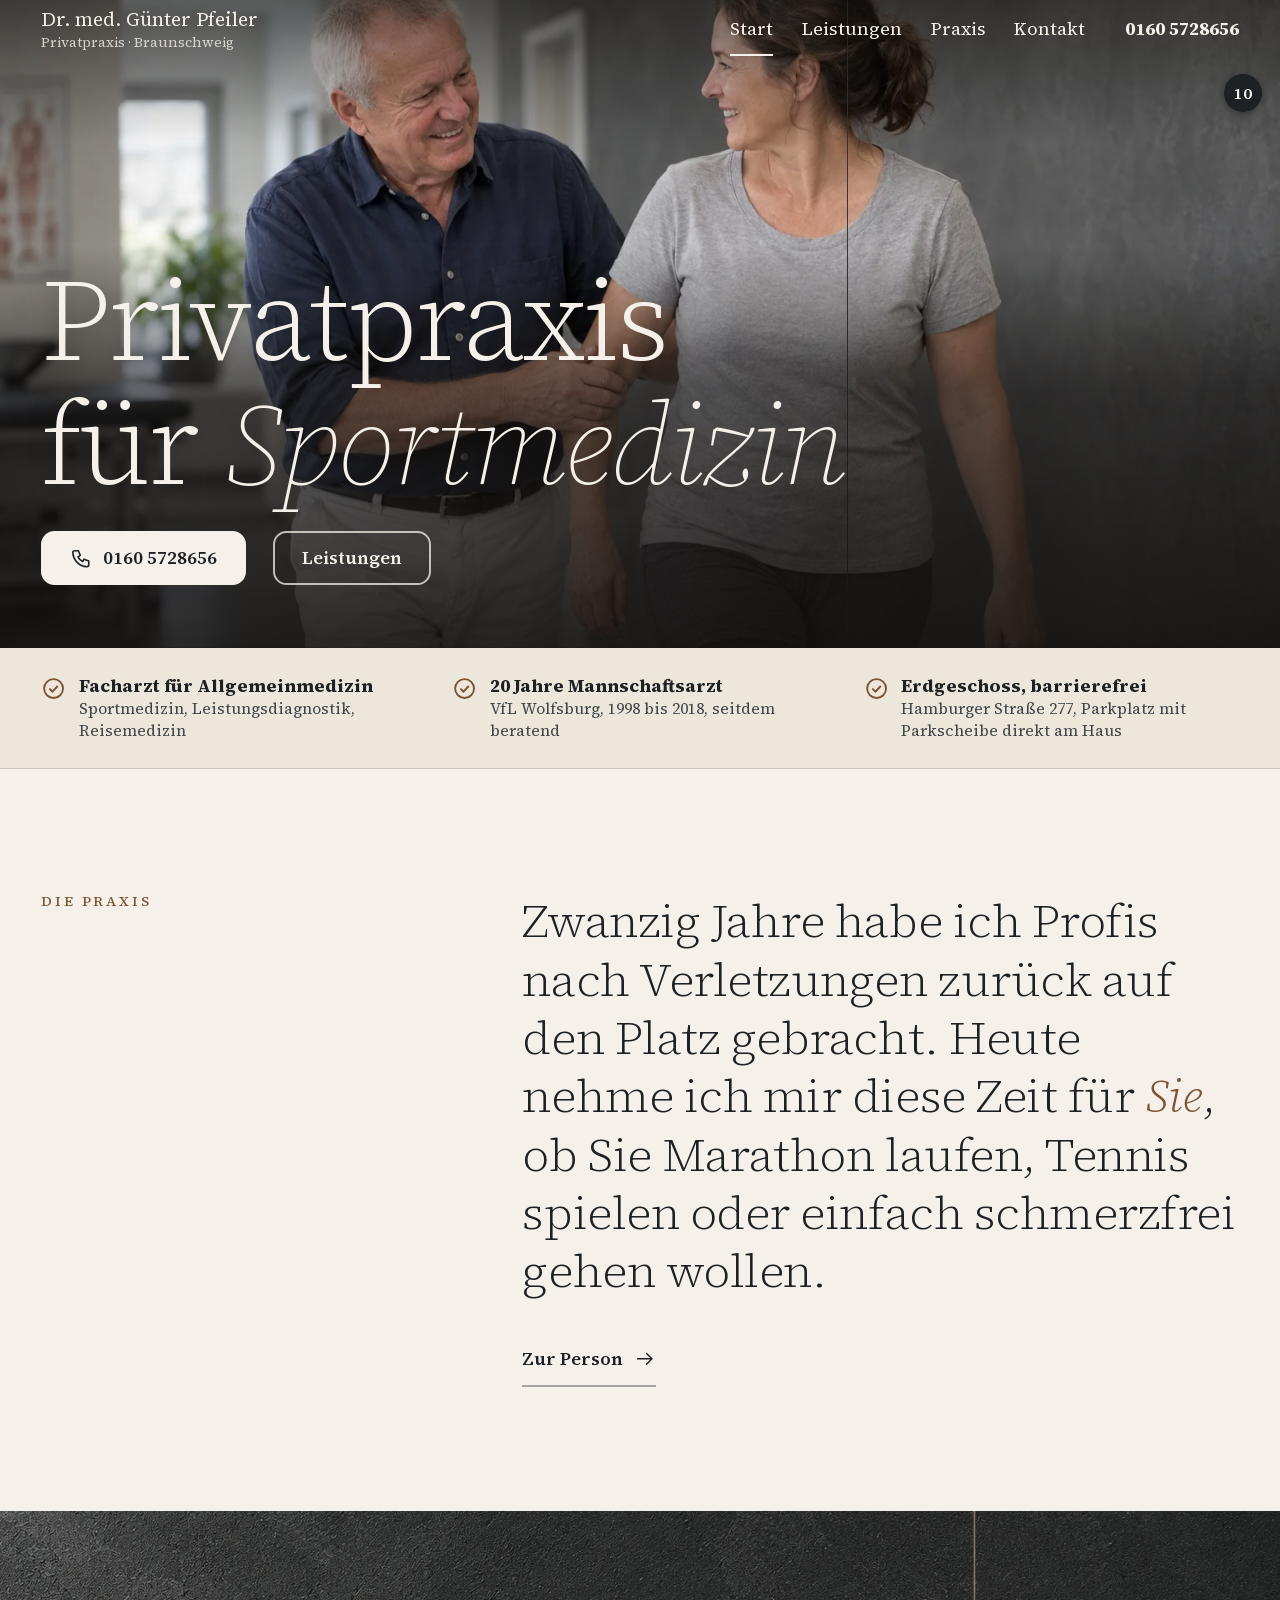
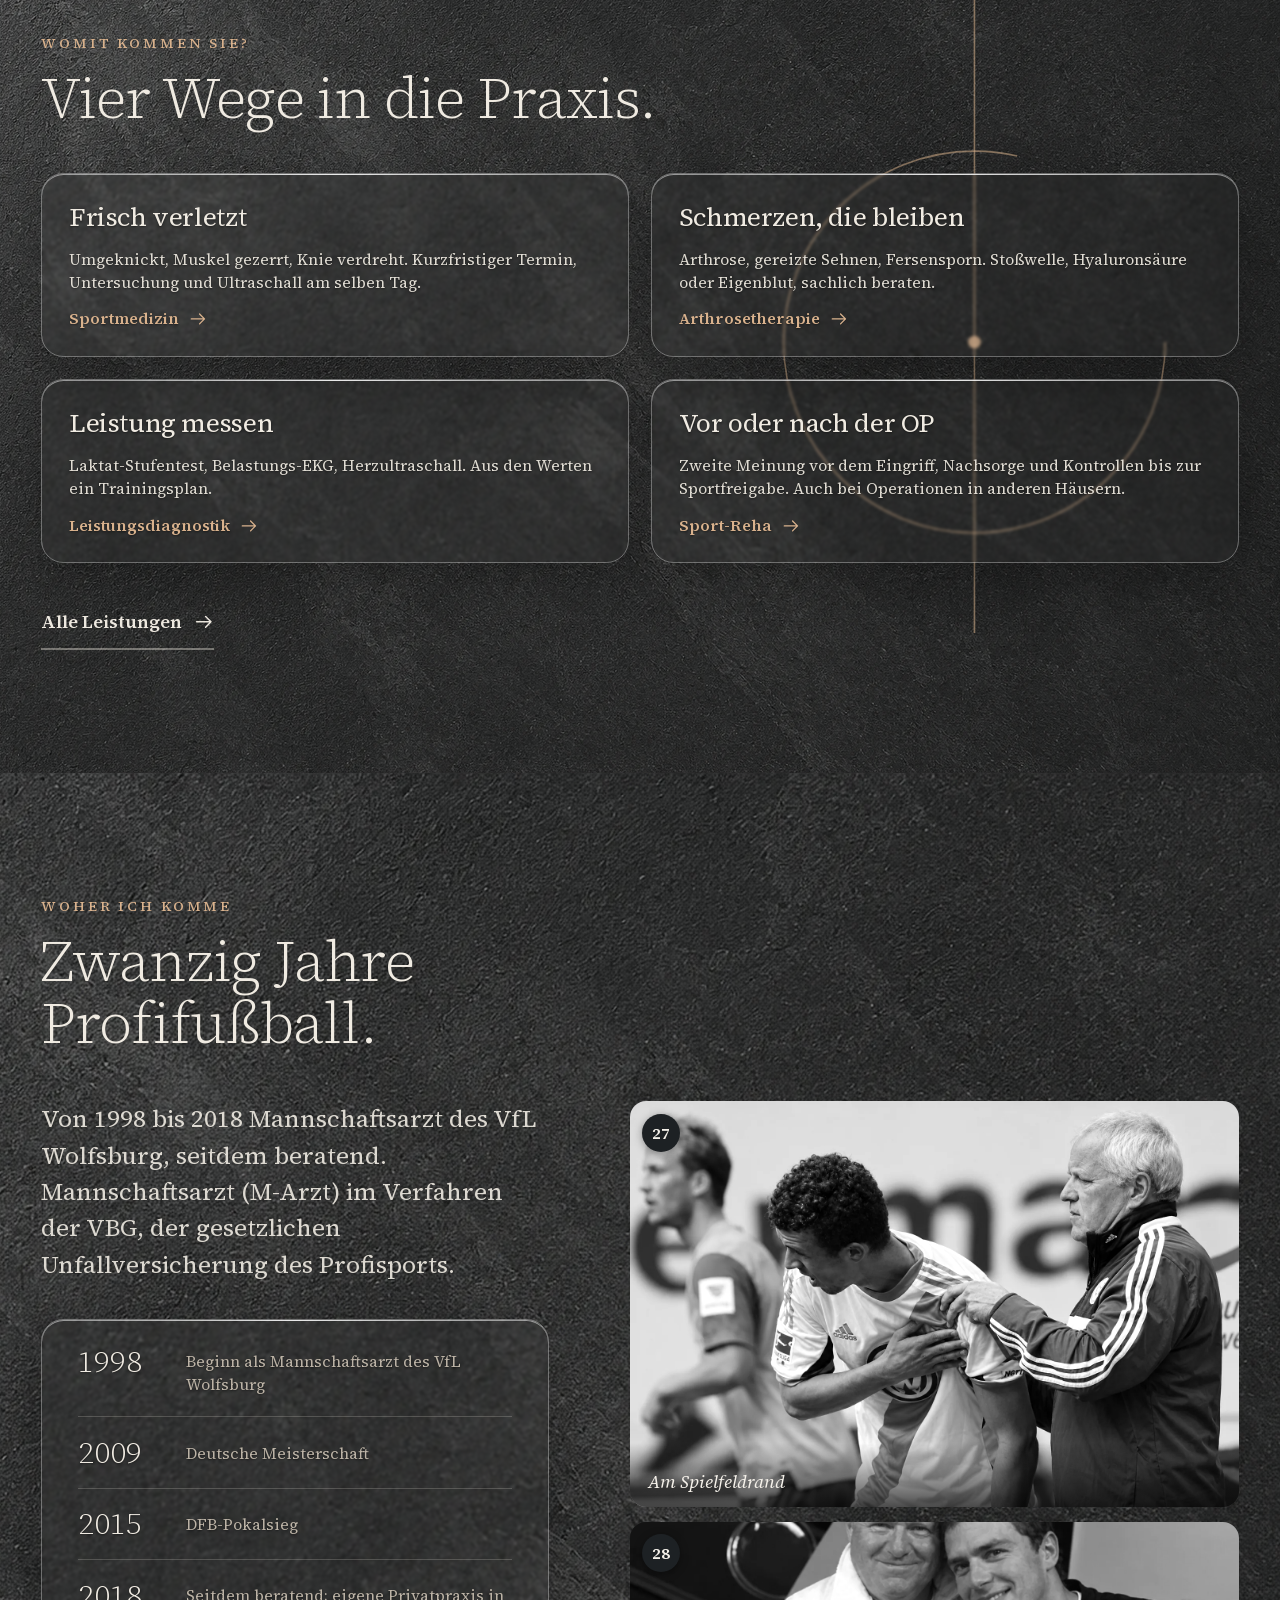
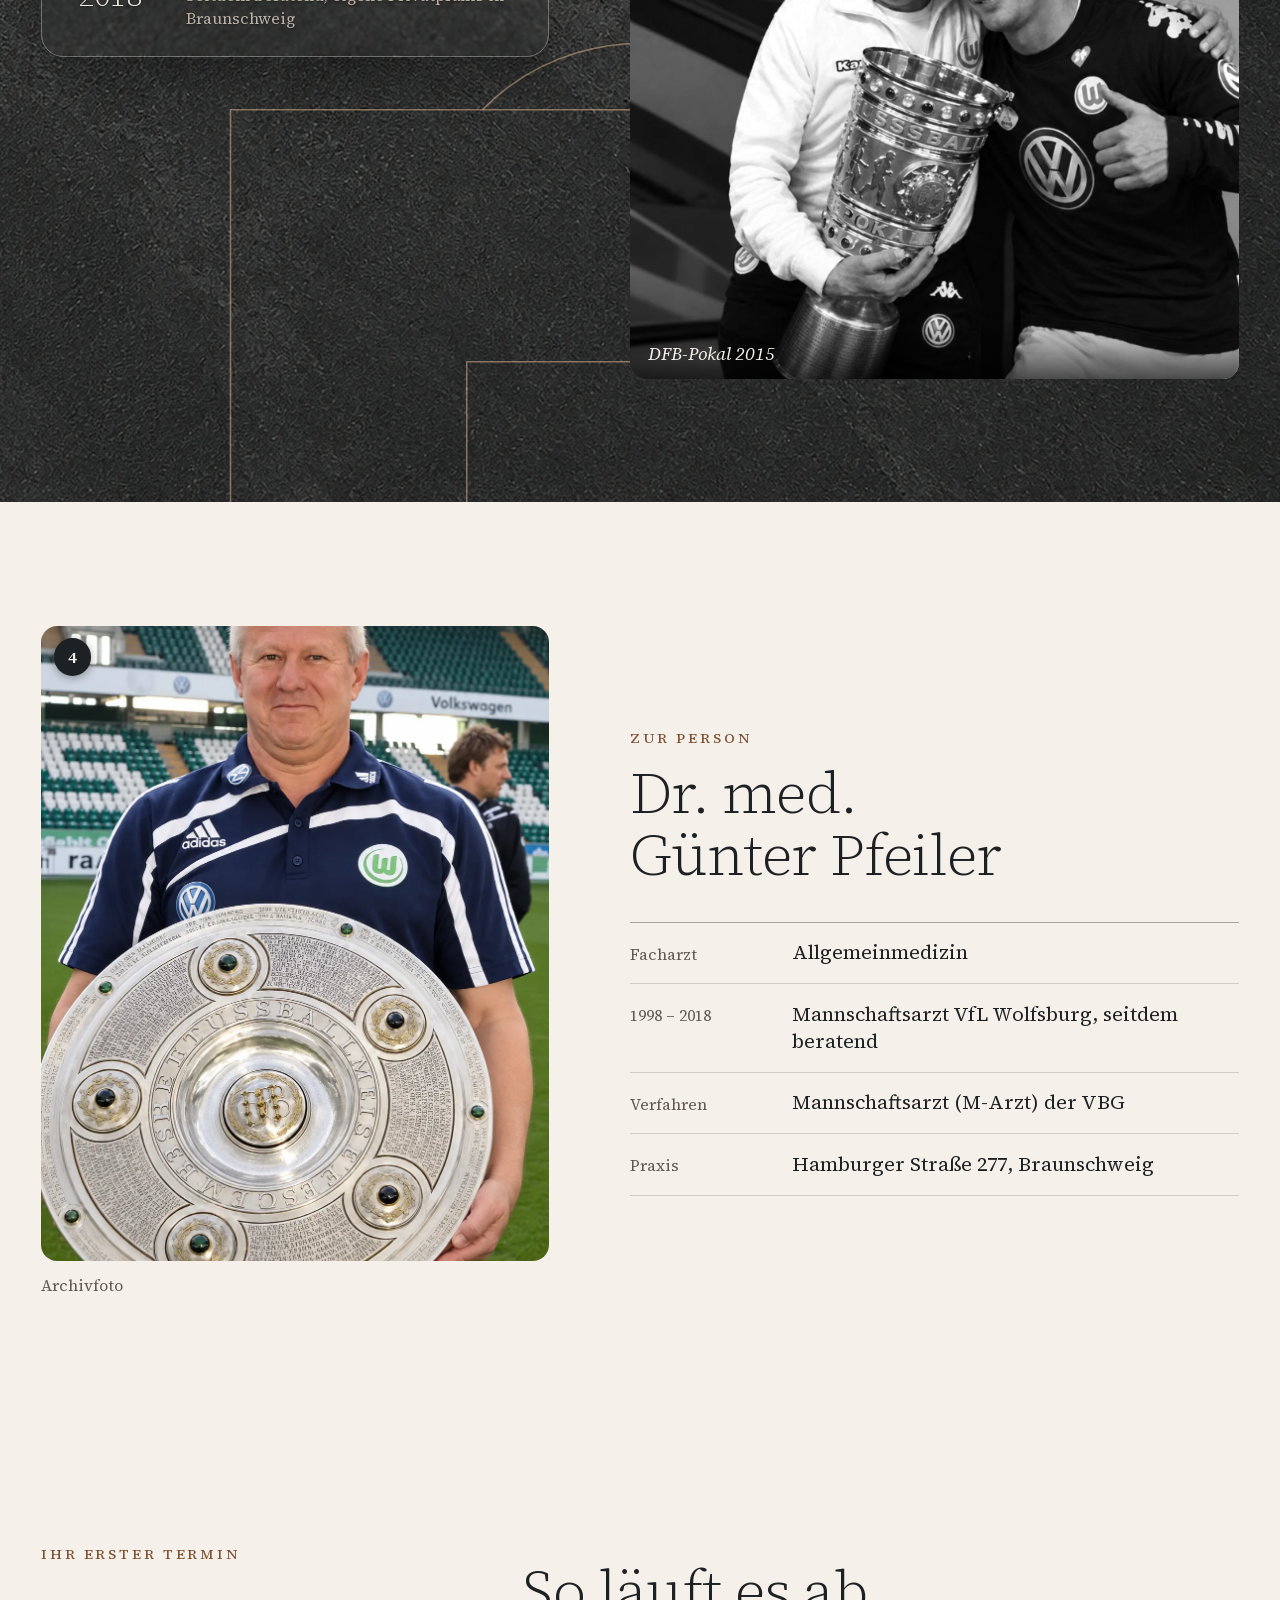
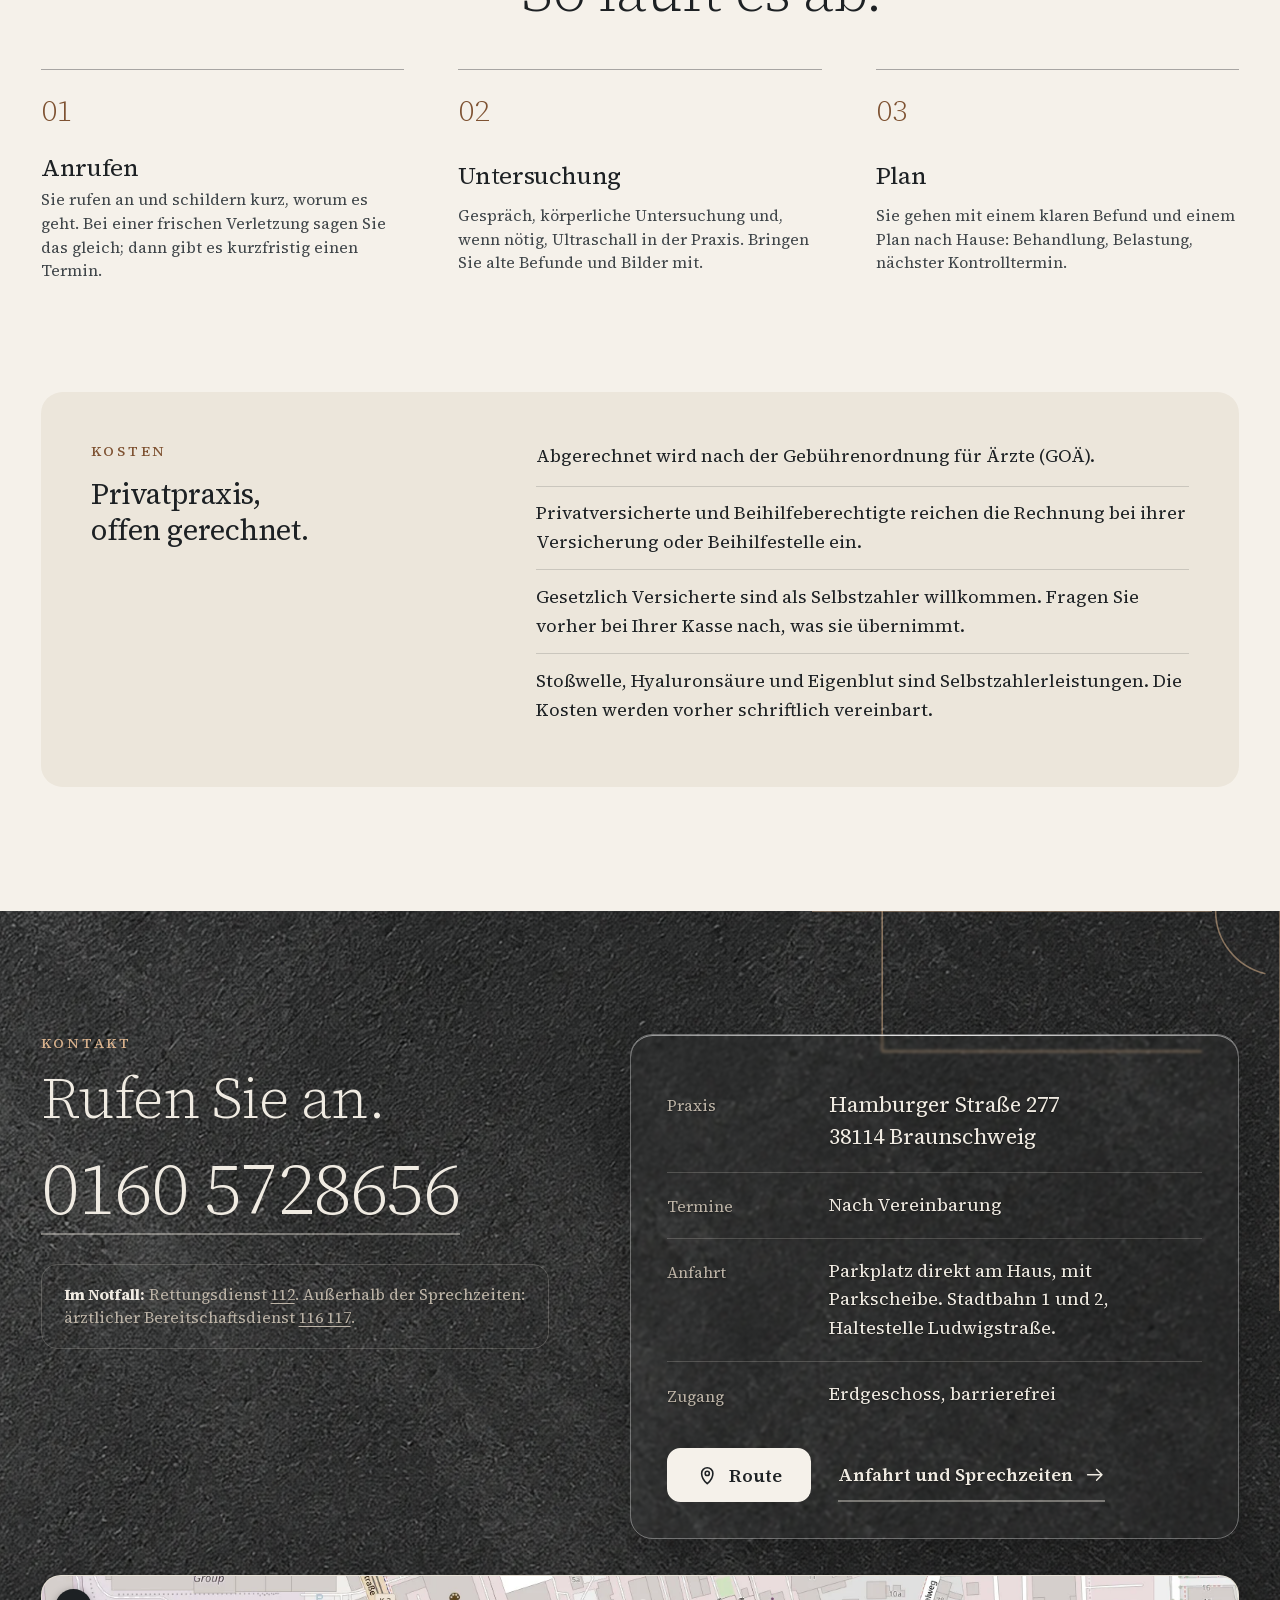
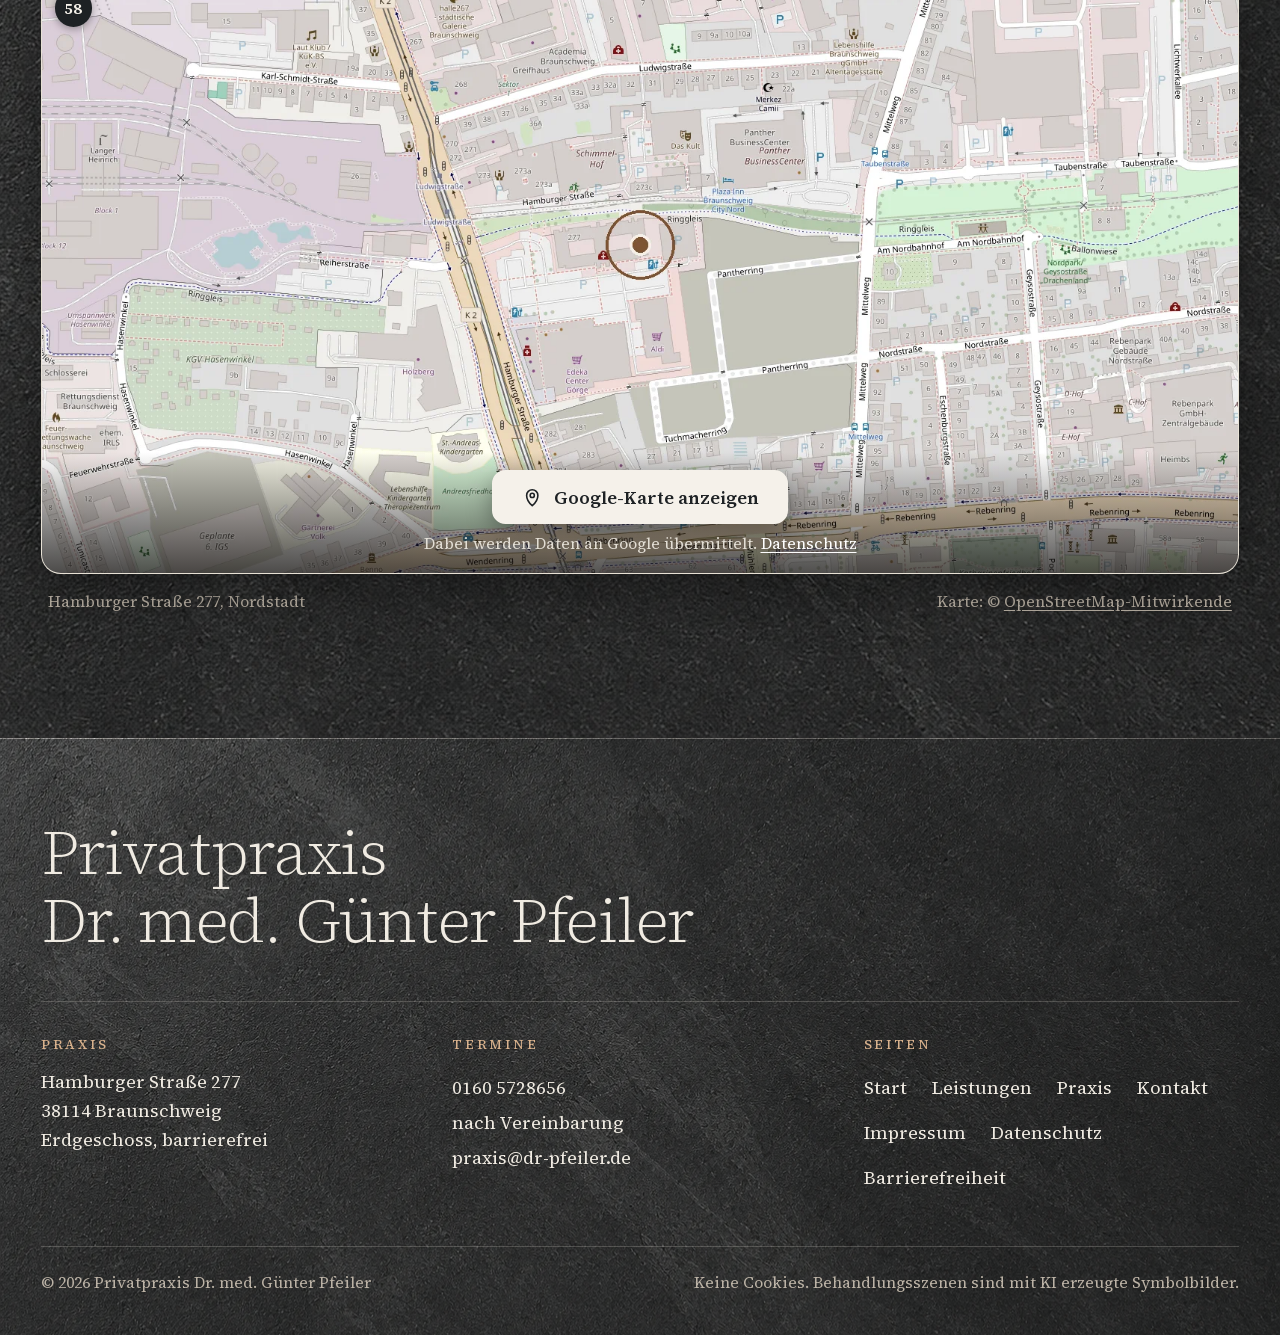
<file: web/index.html>
<!DOCTYPE html>
<html lang="de">
<head>
<meta charset="utf-8">
<meta name="viewport" content="width=device-width, initial-scale=1, viewport-fit=cover">
<title>Dr. med. Günter Pfeiler — Privatpraxis für Sportmedizin, Braunschweig</title>
<meta name="description" content="Privatpraxis für Sportmedizin, Leistungsdiagnostik und Allgemeinmedizin in Braunschweig. Dr. med. Günter Pfeiler, zwanzig Jahre Mannschaftsarzt im Profifußball.">
<meta name="robots" content="noindex, nofollow"><!-- ENTWURF: vor dem Livegang entfernen -->
<meta name="theme-color" content="#f5f1ea">
<link rel="preload" href="assets/fonts/source-serif-4.woff2" as="font" type="font/woff2" crossorigin>
<link rel="preload" as="image" href="assets/img/leistung-sport-reha.webp" fetchpriority="high">
<link rel="stylesheet" href="assets/css/edel.css?v=31">
<script>document.documentElement.className+=" js";try{if(localStorage.getItem("pfeiler-gross")==="1")document.documentElement.classList.add("gross")}catch(e){}</script>
<link rel="icon" href="data:image/svg+xml,%3Csvg xmlns='http://www.w3.org/2000/svg' viewBox='0 0 32 32'%3E%3Crect width='32' height='32' rx='6' fill='%231d2124'/%3E%3Ctext x='16' y='22' font-family='Georgia,serif' font-size='17' fill='%23f5f1ea' text-anchor='middle'%3EP%3C/text%3E%3C/svg%3E">
<script type="application/ld+json">
{"@context":"https://schema.org","@type":"Physician","@id":"https://dr-pfeiler.de/#praxis","name":"Privatpraxis Dr. med. Günter Pfeiler",
 "medicalSpecialty":["SportsMedicine","PrimaryCare"],
 "address":{"@type":"PostalAddress","streetAddress":"Hamburger Straße 277","postalCode":"38114","addressLocality":"Braunschweig","addressCountry":"DE"},
 "geo":{"@type":"GeoCoordinates","latitude":52.27784,"longitude":10.52268},
 "telephone":"+49 160 5728656","email":"praxis@dr-pfeiler.de","url":"https://dr-pfeiler.de/","isAccessibleForFree":false,
 "founder":{"@type":"Person","name":"Dr. med. Günter Pfeiler","honorificPrefix":"Dr. med.","jobTitle":"Facharzt für Allgemeinmedizin"}}
</script>
</head>
<body>
<a class="skip" href="#inhalt">Zum Inhalt springen</a>

<header class="kopf kopf--auf-bild">
  <div class="wrap">
    <a class="marke" href="index.html"><span class="marke-text"><span class="titel-kurz">Dr. med. </span>Günter Pfeiler<small>Privatpraxis · Braunschweig</small></span></a>
    <nav class="nav" aria-label="Hauptmenü">
<a href="index.html" aria-current="page">Start</a>
<a href="leistungen.html">Leistungen</a>
<a href="praxis.html">Praxis</a>
<a href="kontakt.html">Kontakt</a>
<a class="nav-tel" href="tel:+491605728656">0160 5728656</a>
    </nav>
    <a class="kopf-tel" href="tel:+491605728656" aria-label="Anrufen: 0160 5728656"><svg viewBox="0 0 24 24" fill="none" stroke="currentColor" stroke-width="1.7" stroke-linecap="round" stroke-linejoin="round" aria-hidden="true"><path d="M5 4h4l2 5-2.5 1.5a11 11 0 0 0 5 5L15 13l5 2v4a2 2 0 0 1-2 2A16 16 0 0 1 3 6a2 2 0 0 1 2-2Z"/></svg></a>
    <button class="menue" type="button" aria-expanded="false" aria-controls="menue">Menü <i aria-hidden="true"></i></button>
  </div>
</header>
<nav class="menue-flaeche" id="menue" aria-label="Menü">
<a href="index.html" aria-current="page">Start</a>
<a href="leistungen.html">Leistungen</a>
<a href="praxis.html">Praxis</a>
<a href="kontakt.html">Kontakt</a>
<a class="menue-tel" href="tel:+491605728656"><svg viewBox="0 0 24 24" fill="none" stroke="currentColor" stroke-width="1.7" stroke-linecap="round" stroke-linejoin="round" aria-hidden="true"><path d="M5 4h4l2 5-2.5 1.5a11 11 0 0 0 5 5L15 13l5 2v4a2 2 0 0 1-2 2A16 16 0 0 1 3 6a2 2 0 0 1 2-2Z"/></svg> Termin: 0160 5728656</a>
  <div class="menue-fuss">
    <button class="schrift" type="button" aria-pressed="false"><span class="a1" aria-hidden="true">A</span><span class="a2" aria-hidden="true">A</span> Große Schrift</button>
<a href="impressum.html">Impressum</a>
<a href="datenschutz.html">Datenschutz</a>
<a href="barrierefreiheit.html">Barrierefreiheit</a>
  </div>
</nav>

<main id="inhalt" tabindex="-1">

  <section class="titel">
    <img src="assets/img/leistung-sport-reha.webp" width="1536" height="1024" alt="" fetchpriority="high"><span class="bild-nr" aria-hidden="true">10</span>
    <div class="wrap">
      <h1 id="titel">Privatpraxis<br>für <em>Sportmedizin</em></h1>
      <div class="aktionen">
        <a class="knopf knopf--hell" href="tel:+491605728656"><svg viewBox="0 0 24 24" fill="none" stroke="currentColor" stroke-width="1.7" stroke-linecap="round" stroke-linejoin="round" aria-hidden="true"><path d="M5 4h4l2 5-2.5 1.5a11 11 0 0 0 5 5L15 13l5 2v4a2 2 0 0 1-2 2A16 16 0 0 1 3 6a2 2 0 0 1 2-2Z"/></svg> 0160 5728656</a>
        <a class="knopf knopf--rand-hell" href="leistungen.html">Leistungen</a>
      </div>
    </div>
  </section>

  <div class="band-vertrauen" aria-label="Auf einen Blick">
    <ul class="wrap">
      <li><svg viewBox="0 0 24 24" fill="none" stroke="currentColor" stroke-width="1.8" stroke-linecap="round" stroke-linejoin="round" aria-hidden="true"><circle cx="12" cy="12" r="9"/><path d="m8.5 12.5 2.5 2.5 4.5-5"/></svg><div><b>Facharzt für Allgemeinmedizin</b>Sportmedizin, Leistungsdiagnostik, Reisemedizin</div></li>
      <li><svg viewBox="0 0 24 24" fill="none" stroke="currentColor" stroke-width="1.8" stroke-linecap="round" stroke-linejoin="round" aria-hidden="true"><circle cx="12" cy="12" r="9"/><path d="m8.5 12.5 2.5 2.5 4.5-5"/></svg><div><b>20 Jahre Mannschaftsarzt</b>VfL Wolfsburg, 1998 bis 2018, seitdem beratend</div></li>
      <li><svg viewBox="0 0 24 24" fill="none" stroke="currentColor" stroke-width="1.8" stroke-linecap="round" stroke-linejoin="round" aria-hidden="true"><circle cx="12" cy="12" r="9"/><path d="m8.5 12.5 2.5 2.5 4.5-5"/></svg><div><b>Erdgeschoss, barrierefrei</b>Hamburger Straße 277, Parkplatz mit Parkscheibe direkt am Haus</div></li>
    </ul>
  </div>

  <section class="abschnitt" aria-labelledby="praxis-titel">
    <div class="wrap zweispalt">
      <p class="kicker zeig" id="praxis-titel">Die Praxis</p>
      <div>
        <p class="aussage zeig">Zwanzig Jahre habe ich Profis nach Verletzungen zurück auf den Platz gebracht. Heute nehme ich mir diese Zeit für <em>Sie</em>, ob Sie Marathon laufen, Tennis spielen oder einfach schmerzfrei gehen wollen.</p>
        <div class="aktionen zeig" style="--dl:160ms"><a class="link" href="praxis.html">Zur Person <svg viewBox="0 0 24 24" fill="none" stroke="currentColor" stroke-width="1.6" stroke-linecap="round" stroke-linejoin="round" aria-hidden="true"><path d="M4 12h16m-6-6 6 6-6 6"/></svg></a></div>
      </div>
    </div>
  </section>

  <section class="nacht abschnitt" aria-labelledby="situation-t">
    <svg class="feld feld--mitte" viewBox="0 0 400 800" aria-hidden="true" focusable="false"><path pathLength="1" d="M200 0V800"/><circle pathLength="1" cx="200" cy="400" r="150"/><circle class="punkt" cx="200" cy="400" r="5"/></svg>
    <div class="wrap">
      <p class="kicker zeig">Womit kommen Sie?</p>
      <h2 id="situation-t" class="zeig" style="--dl:80ms">Vier Wege in die Praxis.</h2>
      <ul class="situationen situationen--glas">
        <li><a class="zeig" href="leistungen.html#sportmedizin"><h3>Frisch verletzt</h3><p>Umgeknickt, Muskel gezerrt, Knie verdreht. Kurzfristiger Termin, Untersuchung und Ultraschall am selben Tag.</p><span>Sportmedizin <svg viewBox="0 0 24 24" fill="none" stroke="currentColor" stroke-width="1.6" stroke-linecap="round" stroke-linejoin="round" aria-hidden="true"><path d="M4 12h16m-6-6 6 6-6 6"/></svg></span></a></li>
        <li><a class="zeig" style="--dl:60ms" href="leistungen.html#arthrosetherapie"><h3>Schmerzen, die bleiben</h3><p>Arthrose, gereizte Sehnen, Fersensporn. Stoßwelle, Hyaluronsäure oder Eigenblut, sachlich beraten.</p><span>Arthrosetherapie <svg viewBox="0 0 24 24" fill="none" stroke="currentColor" stroke-width="1.6" stroke-linecap="round" stroke-linejoin="round" aria-hidden="true"><path d="M4 12h16m-6-6 6 6-6 6"/></svg></span></a></li>
        <li><a class="zeig" style="--dl:120ms" href="leistungen.html#leistungsdiagnostik"><h3>Leistung messen</h3><p>Laktat-Stufentest, Belastungs-EKG, Herzultraschall. Aus den Werten ein Trainingsplan.</p><span>Leistungsdiagnostik <svg viewBox="0 0 24 24" fill="none" stroke="currentColor" stroke-width="1.6" stroke-linecap="round" stroke-linejoin="round" aria-hidden="true"><path d="M4 12h16m-6-6 6 6-6 6"/></svg></span></a></li>
        <li><a class="zeig" style="--dl:180ms" href="leistungen.html#sport-reha"><h3>Vor oder nach der OP</h3><p>Zweite Meinung vor dem Eingriff, Nachsorge und Kontrollen bis zur Sportfreigabe. Auch bei Operationen in anderen Häusern.</p><span>Sport-Reha <svg viewBox="0 0 24 24" fill="none" stroke="currentColor" stroke-width="1.6" stroke-linecap="round" stroke-linejoin="round" aria-hidden="true"><path d="M4 12h16m-6-6 6 6-6 6"/></svg></span></a></li>
      </ul>
      <div class="aktionen zeig"><a class="link" href="leistungen.html">Alle Leistungen <svg viewBox="0 0 24 24" fill="none" stroke="currentColor" stroke-width="1.6" stroke-linecap="round" stroke-linejoin="round" aria-hidden="true"><path d="M4 12h16m-6-6 6 6-6 6"/></svg></a></div>
    </div>
  </section>


  <section class="nacht abschnitt" aria-labelledby="chronik-titel">
    <svg class="feld feld--strafraum" viewBox="0 0 800 420" aria-hidden="true" focusable="false"><path pathLength="1" d="M0 420H800"/><path pathLength="1" d="M140 420V170H660V420"/><path pathLength="1" d="M290 420V330H510V420"/><path pathLength="1" d="M300 170A140 140 0 0 1 500 170"/><circle class="punkt" cx="400" cy="250" r="5"/></svg>
    <div class="wrap">
      <p class="kicker zeig">Woher ich komme</p>
      <h2 id="chronik-titel" class="zeig" style="--dl:80ms;max-width:12em">Zwanzig Jahre Profifußball.</h2>
      <div class="chronik">
        <div class="zeig">
          <p class="lead">Von 1998 bis 2018 Mannschaftsarzt des VfL Wolfsburg, seitdem beratend. Mannschaftsarzt (M-Arzt) im Verfahren der VBG, der gesetzlichen Unfallversicherung des Profisports.</p>
          <div class="glas" style="margin-top:2rem;padding-block:.3rem"><ol class="zeitleiste">
            <li><b>1998</b><span>Beginn als Mannschaftsarzt des VfL Wolfsburg</span></li>
            <li><b>2009</b><span>Deutsche Meisterschaft</span></li>
            <li><b>2015</b><span>DFB-Pokalsieg</span></li>
            <li><b>2018</b><span>Seitdem beratend; eigene Privatpraxis in Braunschweig</span></li>
          </ol></div>
          <details class="todo"><summary>Intern</summary><p>Jahreszahlen und Vereinsnennung mit Dr. Pfeiler bestätigen. Bildrechte (Fotograf, Verein) und Einwilligung der abgebildeten Spieler klären.</p></details>
        </div>
        <div class="archiv zeig" style="--dl:120ms">
          <figure class="bild a1"><img src="assets/img/foto-01-spielfeldrand.webp" width="1536" height="1024" loading="lazy" alt="Dr. Pfeiler untersucht am Spielfeldrand die Schulter eines Spielers"><figcaption>Am Spielfeldrand</figcaption><span class="bild-nr" aria-hidden="true">27</span></figure>
          <figure class="bild a2"><img src="assets/img/foto-02-dfb-pokal.webp" width="1536" height="1536" loading="lazy" alt="Dr. Pfeiler mit dem DFB-Pokal"><figcaption>DFB-Pokal 2015</figcaption><span class="bild-nr" aria-hidden="true">28</span></figure>
        </div>
      </div>
    </div>
  </section>

  <section class="abschnitt" aria-labelledby="person-titel">
    <div class="wrap person">
      <figure class="zeig" style="margin:0">
        <div class="bild bild--hoch"><img src="assets/img/foto-03-meisterschale.webp" width="1024" height="1536" loading="lazy" decoding="async" alt="Dr. med. Günter Pfeiler mit der Meisterschale in der Arena des VfL Wolfsburg"><span class="bild-nr" aria-hidden="true">4</span></div>
        <figcaption class="bildunterschrift"><span class="symbol">Archivfoto</span></figcaption>
      </figure>
      <div class="zeig" style="--dl:120ms">
        <p class="kicker">Zur Person</p>
        <h2 id="person-titel">Dr. med. Günter Pfeiler</h2>
        <dl class="fakten">
          <div><dt>Facharzt</dt><dd>Allgemeinmedizin</dd></div>
          <div><dt>1998 – 2018</dt><dd>Mannschaftsarzt VfL Wolfsburg, seitdem beratend</dd></div>
          <div><dt>Verfahren</dt><dd>Mannschaftsarzt (M-Arzt) der VBG</dd></div>
          <div><dt>Praxis</dt><dd>Hamburger Straße 277, Braunschweig</dd></div>
        </dl>
        <details class="todo"><summary>Intern</summary><p>Porträt ist vorläufig das Archivfoto. Für den Livegang ein aktuelles Foto im Sprechzimmer machen lassen; alle 40 recherchierten Vorbilder nutzen eigene Fotografie.</p></details>
      </div>
    </div>
  </section>

  <section class="abschnitt" aria-labelledby="termin-titel">
    <div class="wrap">
      <div class="zweispalt">
        <p class="kicker zeig">Ihr erster Termin</p>
        <h2 id="termin-titel" class="zeig" style="--dl:80ms">So läuft es ab.</h2>
      </div>
      <ol class="schritte">
        <li class="zeig"><h3>Anrufen</h3><p>Sie rufen an und schildern kurz, worum es geht. Bei einer frischen Verletzung sagen Sie das gleich; dann gibt es kurzfristig einen Termin.</p></li>
        <li class="zeig" style="--dl:80ms"><h3>Untersuchung</h3><p>Gespräch, körperliche Untersuchung und, wenn nötig, Ultraschall in der Praxis. Bringen Sie alte Befunde und Bilder mit.</p></li>
        <li class="zeig" style="--dl:160ms"><h3>Plan</h3><p>Sie gehen mit einem klaren Befund und einem Plan nach Hause: Behandlung, Belastung, nächster Kontrolltermin.</p></li>
      </ol>
      <div class="kosten zeig" id="kosten">
        <div><p class="kicker">Kosten</p><h3 style="margin-top:.8rem">Privatpraxis, offen gerechnet.</h3></div>
        <div>
          <p>Abgerechnet wird nach der Gebührenordnung für Ärzte (GOÄ).</p>
          <ul>
            <li>Privatversicherte und Beihilfeberechtigte reichen die Rechnung bei ihrer Versicherung oder Beihilfestelle ein.</li>
            <li>Gesetzlich Versicherte sind als Selbstzahler willkommen. Fragen Sie vorher bei Ihrer Kasse nach, was sie übernimmt.</li>
            <li>Stoßwelle, Hyaluronsäure und Eigenblut sind Selbstzahlerleistungen. Die Kosten werden vorher schriftlich vereinbart.</li>
          </ul>
          <details class="todo"><summary>Intern</summary><p>Abrechnungsangaben (GOÄ-Faktor, Erstattung, Beihilfe, Preisrahmen Erstgespräch) vor dem Livegang mit dem Arzt klären. Keine Praxis in Braunschweig nennt Kosten; ein Preisrahmen wäre ein Alleinstellungsmerkmal.</p></details>
        </div>
      </div>
    </div>
  </section>

  <section class="nacht abschnitt" aria-labelledby="kontakt-titel" data-ruf-ende>
    <svg class="feld feld--ecke" viewBox="0 0 400 400" aria-hidden="true" focusable="false"><path pathLength="1" d="M0 0H400"/><path pathLength="1" d="M400 0V400"/><path pathLength="1" d="M345 0A55 55 0 0 0 400 55"/><path pathLength="1" d="M60 0V120H400"/></svg>
    <div class="wrap">
      <div class="kontaktblock">
        <div class="zeig">
          <p class="kicker">Kontakt</p>
          <h2 id="kontakt-titel">Rufen Sie an.</h2>
          <a class="tel" href="tel:+491605728656">0160 5728656</a>
          <p class="notfall"><b>Im Notfall:</b> Rettungsdienst <a href="tel:112">112</a>. Außerhalb der Sprechzeiten: ärztlicher Bereitschaftsdienst <a href="tel:116117">116 117</a>.</p>
        </div>
        <div class="glas zeig" style="--dl:120ms">
          <dl class="angaben">
            <div><dt>Praxis</dt><dd><address class="adresse">Hamburger Straße 277<br>38114 Braunschweig</address></dd></div>
            <div><dt>Termine</dt><dd>Nach Vereinbarung</dd></div>
            <div><dt>Anfahrt</dt><dd>Parkplatz direkt am Haus, mit Parkscheibe. Stadtbahn 1 und 2, Haltestelle Ludwigstraße.</dd></div>
            <div><dt>Zugang</dt><dd>Erdgeschoss, barrierefrei</dd></div>
          </dl>
          <div class="aktionen" style="margin-top:1.2rem"><a class="knopf" href="https://www.google.com/maps/dir/?api=1&amp;destination=52.27784%2C10.52268&amp;travelmode=driving" target="_blank" rel="noopener noreferrer"><svg viewBox="0 0 24 24" fill="none" stroke="currentColor" stroke-width="1.7" stroke-linecap="round" stroke-linejoin="round" aria-hidden="true"><path d="M12 21s-6-5.3-6-11a6 6 0 0 1 12 0c0 5.7-6 11-6 11Z"/><circle cx="12" cy="10" r="2.2"/></svg> Route</a><a class="link" href="kontakt.html">Anfahrt und Sprechzeiten <svg viewBox="0 0 24 24" fill="none" stroke="currentColor" stroke-width="1.6" stroke-linecap="round" stroke-linejoin="round" aria-hidden="true"><path d="M4 12h16m-6-6 6 6-6 6"/></svg></a></div>
        </div>
      </div>
      <div style="margin-top:2rem"><figure class="karte zeig">
          <div class="bild" id="karte-bild">
            <img src="assets/img/lageplan.webp" width="1600" height="1200" loading="lazy" decoding="async" alt="Stadtplan Braunschweig-Nordstadt: die Praxis liegt an der Hamburger Straße 277 am Ringgleis, nahe Haltestelle Ludwigstraße">
            <span class="bild-nr" aria-hidden="true">58</span>
            <div class="karte-laden">
              <button class="knopf" type="button" id="karte-laden" data-src="https://www.google.com/maps/embed?origin=mfe&amp;pb=!1m3!2m1!1s52.27784,10.52268!6i17!3m1!1sde!5m1!1sde"><svg viewBox="0 0 24 24" fill="none" stroke="currentColor" stroke-width="1.7" stroke-linecap="round" stroke-linejoin="round" aria-hidden="true"><path d="M12 21s-6-5.3-6-11a6 6 0 0 1 12 0c0 5.7-6 11-6 11Z"/><circle cx="12" cy="10" r="2.2"/></svg> Google-Karte anzeigen</button>
              <p>Dabei werden Daten an Google übermittelt. <a href="datenschutz.html#google-maps">Datenschutz</a></p>
            </div>
          </div>
          <figcaption><span>Hamburger Straße 277, Nordstadt</span><span>Karte: © <a href="https://www.openstreetmap.org/copyright" target="_blank" rel="noopener noreferrer">OpenStreetMap-Mitwirkende</a></span></figcaption>
          <p class="sr-only" aria-live="polite" id="karte-status"></p>
        </figure></div>
    </div>
  </section>
</main>

<footer class="fuss" data-ruf-ende>
  <div class="wrap">
    <p class="gross">Privatpraxis<br>Dr. med. Günter Pfeiler</p>
    <div class="fuss-raster">
      <div><small>Praxis</small><address>Hamburger Straße 277<br>38114 Braunschweig<br>Erdgeschoss, barrierefrei</address></div>
      <div><small>Termine</small><a href="tel:+491605728656">0160 5728656</a><br>nach Vereinbarung<br><a href="mailto:praxis@dr-pfeiler.de">praxis@dr-pfeiler.de</a></div>
      <div><small>Seiten</small><nav aria-label="Fußzeile">
<a href="index.html" aria-current="page">Start</a>
<a href="leistungen.html">Leistungen</a>
<a href="praxis.html">Praxis</a>
<a href="kontakt.html">Kontakt</a>
<a href="impressum.html">Impressum</a>
<a href="datenschutz.html">Datenschutz</a>
<a href="barrierefreiheit.html">Barrierefreiheit</a>
      </nav></div>
    </div>
    <div class="zeile">
      <span>© 2026 Privatpraxis Dr. med. Günter Pfeiler</span>
      <span>Keine Cookies. Behandlungsszenen sind mit KI erzeugte Symbolbilder.</span>
    </div>
  </div>
</footer>

<nav class="ruf" aria-label="Schnellkontakt">
  <a class="primaer" href="tel:+491605728656"><svg viewBox="0 0 24 24" fill="none" stroke="currentColor" stroke-width="1.7" stroke-linecap="round" stroke-linejoin="round" aria-hidden="true"><path d="M5 4h4l2 5-2.5 1.5a11 11 0 0 0 5 5L15 13l5 2v4a2 2 0 0 1-2 2A16 16 0 0 1 3 6a2 2 0 0 1 2-2Z"/></svg> Anrufen</a>
  <a href="https://www.google.com/maps/dir/?api=1&amp;destination=52.27784%2C10.52268&amp;travelmode=driving" target="_blank" rel="noopener noreferrer"><svg viewBox="0 0 24 24" fill="none" stroke="currentColor" stroke-width="1.7" stroke-linecap="round" stroke-linejoin="round" aria-hidden="true"><path d="M12 21s-6-5.3-6-11a6 6 0 0 1 12 0c0 5.7-6 11-6 11Z"/><circle cx="12" cy="10" r="2.2"/></svg> Route <span class="sr-only">(öffnet Google Maps)</span></a>
</nav>

<script src="assets/js/edel.js?v=31" defer></script>
</body>
</html>
</file>
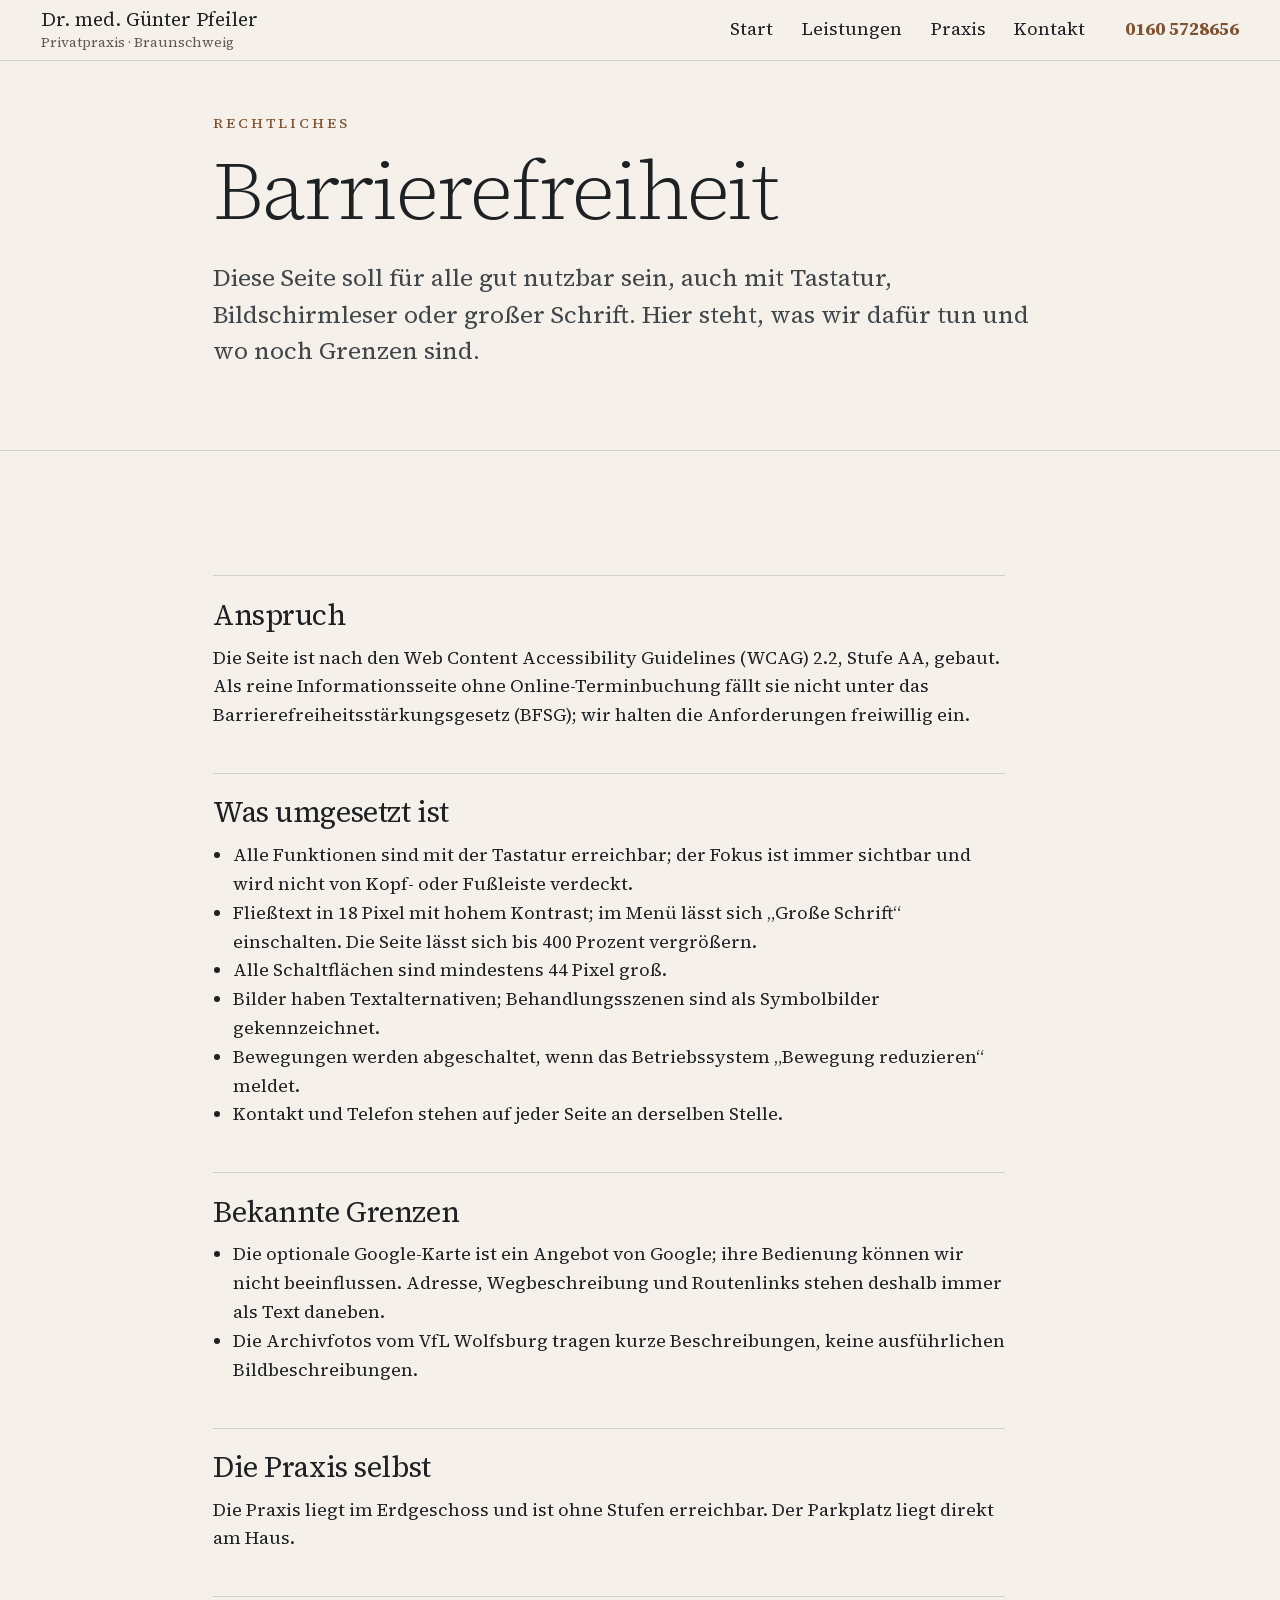
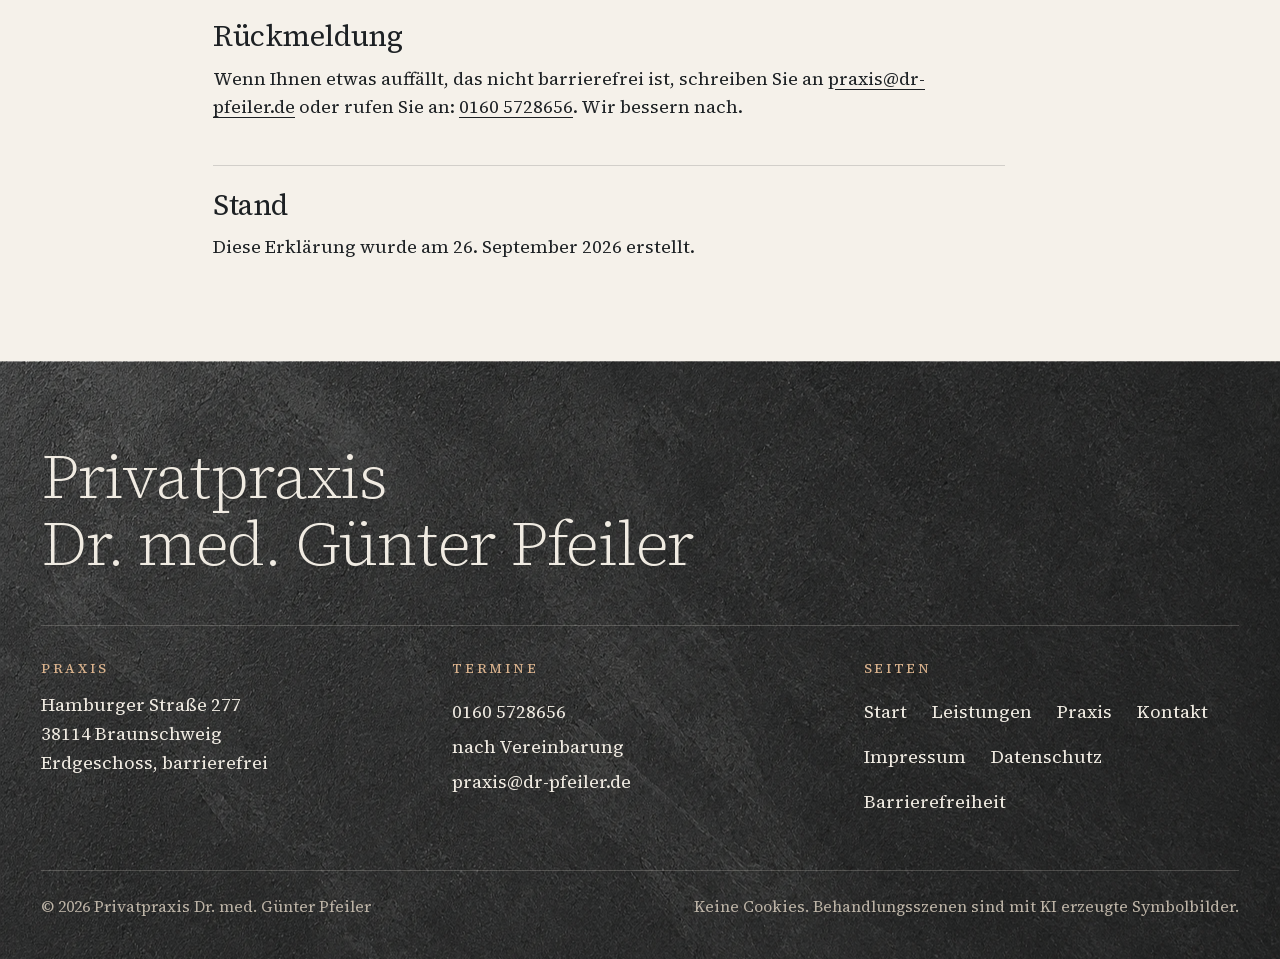
<file: web/barrierefreiheit.html>
<!DOCTYPE html>
<html lang="de">
<head>
<meta charset="utf-8">
<meta name="viewport" content="width=device-width, initial-scale=1, viewport-fit=cover">
<title>Barrierefreiheit — Dr. med. Günter Pfeiler</title>
<meta name="description" content="Erklärung zur Barrierefreiheit der Website der Privatpraxis Dr. med. Günter Pfeiler.">
<meta name="robots" content="noindex, nofollow"><!-- ENTWURF: vor dem Livegang entfernen -->
<meta name="theme-color" content="#f5f1ea">
<link rel="preload" href="assets/fonts/source-serif-4.woff2" as="font" type="font/woff2" crossorigin>
<link rel="stylesheet" href="assets/css/edel.css?v=31">
<script>document.documentElement.className+=" js";try{if(localStorage.getItem("pfeiler-gross")==="1")document.documentElement.classList.add("gross")}catch(e){}</script>
<link rel="icon" href="data:image/svg+xml,%3Csvg xmlns='http://www.w3.org/2000/svg' viewBox='0 0 32 32'%3E%3Crect width='32' height='32' rx='6' fill='%231d2124'/%3E%3Ctext x='16' y='22' font-family='Georgia,serif' font-size='17' fill='%23f5f1ea' text-anchor='middle'%3EP%3C/text%3E%3C/svg%3E">
</head>
<body>
<a class="skip" href="#inhalt">Zum Inhalt springen</a>

<header class="kopf">
  <div class="wrap">
    <a class="marke" href="index.html"><span class="marke-text"><span class="titel-kurz">Dr. med. </span>Günter Pfeiler<small>Privatpraxis · Braunschweig</small></span></a>
    <nav class="nav" aria-label="Hauptmenü">
<a href="index.html">Start</a>
<a href="leistungen.html">Leistungen</a>
<a href="praxis.html">Praxis</a>
<a href="kontakt.html">Kontakt</a>
<a class="nav-tel" href="tel:+491605728656">0160 5728656</a>
    </nav>
    <a class="kopf-tel" href="tel:+491605728656" aria-label="Anrufen: 0160 5728656"><svg viewBox="0 0 24 24" fill="none" stroke="currentColor" stroke-width="1.7" stroke-linecap="round" stroke-linejoin="round" aria-hidden="true"><path d="M5 4h4l2 5-2.5 1.5a11 11 0 0 0 5 5L15 13l5 2v4a2 2 0 0 1-2 2A16 16 0 0 1 3 6a2 2 0 0 1 2-2Z"/></svg></a>
    <button class="menue" type="button" aria-expanded="false" aria-controls="menue">Menü <i aria-hidden="true"></i></button>
  </div>
</header>
<nav class="menue-flaeche" id="menue" aria-label="Menü">
<a href="index.html">Start</a>
<a href="leistungen.html">Leistungen</a>
<a href="praxis.html">Praxis</a>
<a href="kontakt.html">Kontakt</a>
<a class="menue-tel" href="tel:+491605728656"><svg viewBox="0 0 24 24" fill="none" stroke="currentColor" stroke-width="1.7" stroke-linecap="round" stroke-linejoin="round" aria-hidden="true"><path d="M5 4h4l2 5-2.5 1.5a11 11 0 0 0 5 5L15 13l5 2v4a2 2 0 0 1-2 2A16 16 0 0 1 3 6a2 2 0 0 1 2-2Z"/></svg> Termin: 0160 5728656</a>
  <div class="menue-fuss">
    <button class="schrift" type="button" aria-pressed="false"><span class="a1" aria-hidden="true">A</span><span class="a2" aria-hidden="true">A</span> Große Schrift</button>
<a href="impressum.html">Impressum</a>
<a href="datenschutz.html">Datenschutz</a>
<a href="barrierefreiheit.html" aria-current="page">Barrierefreiheit</a>
  </div>
</nav>

<main id="inhalt" tabindex="-1">

  <section class="seitenkopf">
    <div class="wrap text">
      <p class="kicker">Rechtliches</p>
      <h1>Barrierefreiheit</h1>
      <p class="lead">Diese Seite soll für alle gut nutzbar sein, auch mit Tastatur, Bildschirmleser oder großer Schrift. Hier steht, was wir dafür tun und wo noch Grenzen sind.</p>
    </div>
  </section>
  <section class="abschnitt abschnitt--klein">
    <div class="wrap text">
      <div class="sachtext">
        <h2>Anspruch</h2>
        <p>Die Seite ist nach den Web Content Accessibility Guidelines (WCAG) 2.2, Stufe AA, gebaut. Als reine Informationsseite ohne Online-Terminbuchung fällt sie nicht unter das Barrierefreiheitsstärkungsgesetz (BFSG); wir halten die Anforderungen freiwillig ein.</p>
        <h2>Was umgesetzt ist</h2>
        <ul>
          <li>Alle Funktionen sind mit der Tastatur erreichbar; der Fokus ist immer sichtbar und wird nicht von Kopf- oder Fußleiste verdeckt.</li>
          <li>Fließtext in 18 Pixel mit hohem Kontrast; im Menü lässt sich „Große Schrift“ einschalten. Die Seite lässt sich bis 400 Prozent vergrößern.</li>
          <li>Alle Schaltflächen sind mindestens 44 Pixel groß.</li>
          <li>Bilder haben Textalternativen; Behandlungsszenen sind als Symbolbilder gekennzeichnet.</li>
          <li>Bewegungen werden abgeschaltet, wenn das Betriebssystem „Bewegung reduzieren“ meldet.</li>
          <li>Kontakt und Telefon stehen auf jeder Seite an derselben Stelle.</li>
        </ul>
        <h2>Bekannte Grenzen</h2>
        <ul>
          <li>Die optionale Google-Karte ist ein Angebot von Google; ihre Bedienung können wir nicht beeinflussen. Adresse, Wegbeschreibung und Routenlinks stehen deshalb immer als Text daneben.</li>
          <li>Die Archivfotos vom VfL Wolfsburg tragen kurze Beschreibungen, keine ausführlichen Bildbeschreibungen.</li>
        </ul>
        <h2>Die Praxis selbst</h2>
        <p>Die Praxis liegt im Erdgeschoss und ist ohne Stufen erreichbar. Der Parkplatz liegt direkt am Haus.</p>
        <h2>Rückmeldung</h2>
        <p>Wenn Ihnen etwas auffällt, das nicht barrierefrei ist, schreiben Sie an <a href="mailto:praxis@dr-pfeiler.de">praxis@dr-pfeiler.de</a> oder rufen Sie an: <a href="tel:+491605728656">0160 5728656</a>. Wir bessern nach.</p>
        <h2>Stand</h2>
        <p>Diese Erklärung wurde am 26. September 2026 erstellt.</p>
      </div>
    </div>
  </section>
</main>

<footer class="fuss" data-ruf-ende>
  <div class="wrap">
    <p class="gross">Privatpraxis<br>Dr. med. Günter Pfeiler</p>
    <div class="fuss-raster">
      <div><small>Praxis</small><address>Hamburger Straße 277<br>38114 Braunschweig<br>Erdgeschoss, barrierefrei</address></div>
      <div><small>Termine</small><a href="tel:+491605728656">0160 5728656</a><br>nach Vereinbarung<br><a href="mailto:praxis@dr-pfeiler.de">praxis@dr-pfeiler.de</a></div>
      <div><small>Seiten</small><nav aria-label="Fußzeile">
<a href="index.html">Start</a>
<a href="leistungen.html">Leistungen</a>
<a href="praxis.html">Praxis</a>
<a href="kontakt.html">Kontakt</a>
<a href="impressum.html">Impressum</a>
<a href="datenschutz.html">Datenschutz</a>
<a href="barrierefreiheit.html" aria-current="page">Barrierefreiheit</a>
      </nav></div>
    </div>
    <div class="zeile">
      <span>© 2026 Privatpraxis Dr. med. Günter Pfeiler</span>
      <span>Keine Cookies. Behandlungsszenen sind mit KI erzeugte Symbolbilder.</span>
    </div>
  </div>
</footer>

<nav class="ruf" aria-label="Schnellkontakt">
  <a class="primaer" href="tel:+491605728656"><svg viewBox="0 0 24 24" fill="none" stroke="currentColor" stroke-width="1.7" stroke-linecap="round" stroke-linejoin="round" aria-hidden="true"><path d="M5 4h4l2 5-2.5 1.5a11 11 0 0 0 5 5L15 13l5 2v4a2 2 0 0 1-2 2A16 16 0 0 1 3 6a2 2 0 0 1 2-2Z"/></svg> Anrufen</a>
  <a href="https://www.google.com/maps/dir/?api=1&amp;destination=52.27784%2C10.52268&amp;travelmode=driving" target="_blank" rel="noopener noreferrer"><svg viewBox="0 0 24 24" fill="none" stroke="currentColor" stroke-width="1.7" stroke-linecap="round" stroke-linejoin="round" aria-hidden="true"><path d="M12 21s-6-5.3-6-11a6 6 0 0 1 12 0c0 5.7-6 11-6 11Z"/><circle cx="12" cy="10" r="2.2"/></svg> Route <span class="sr-only">(öffnet Google Maps)</span></a>
</nav>

<script src="assets/js/edel.js?v=31" defer></script>
</body>
</html>
</file>
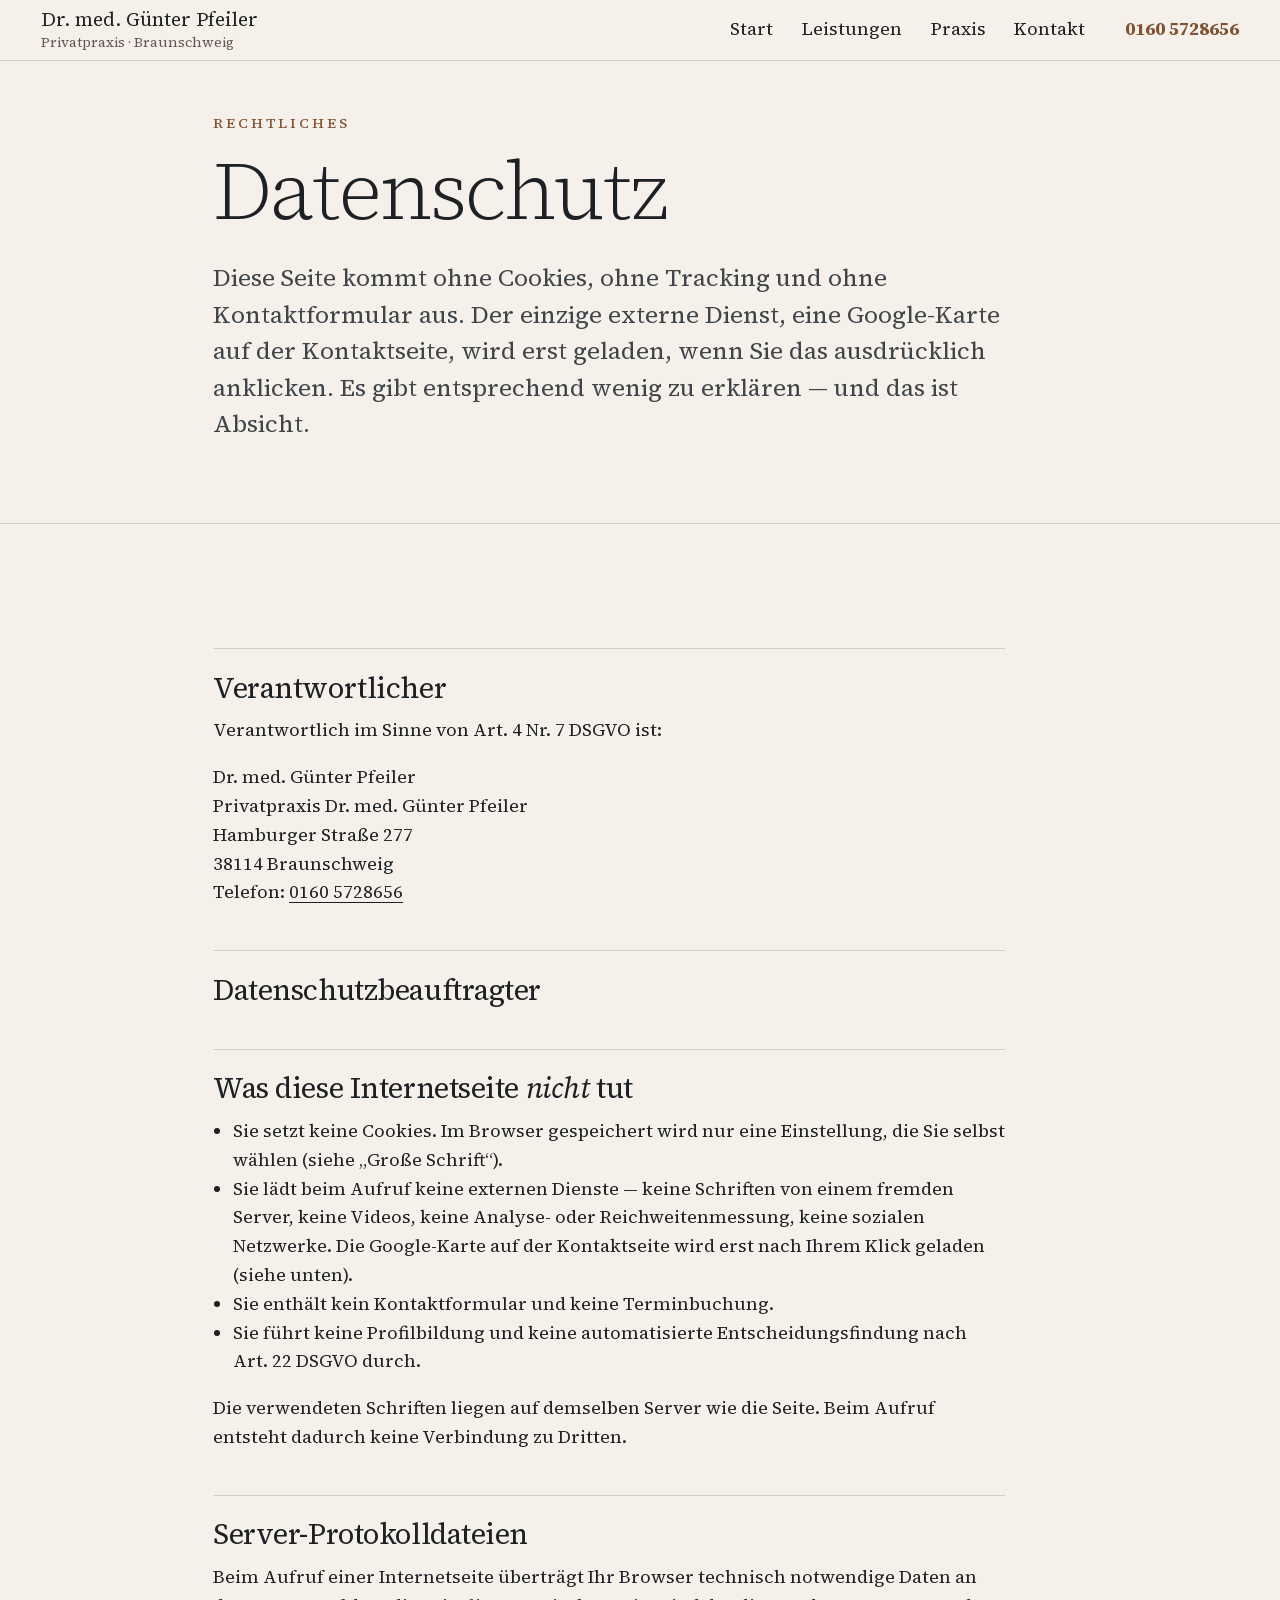
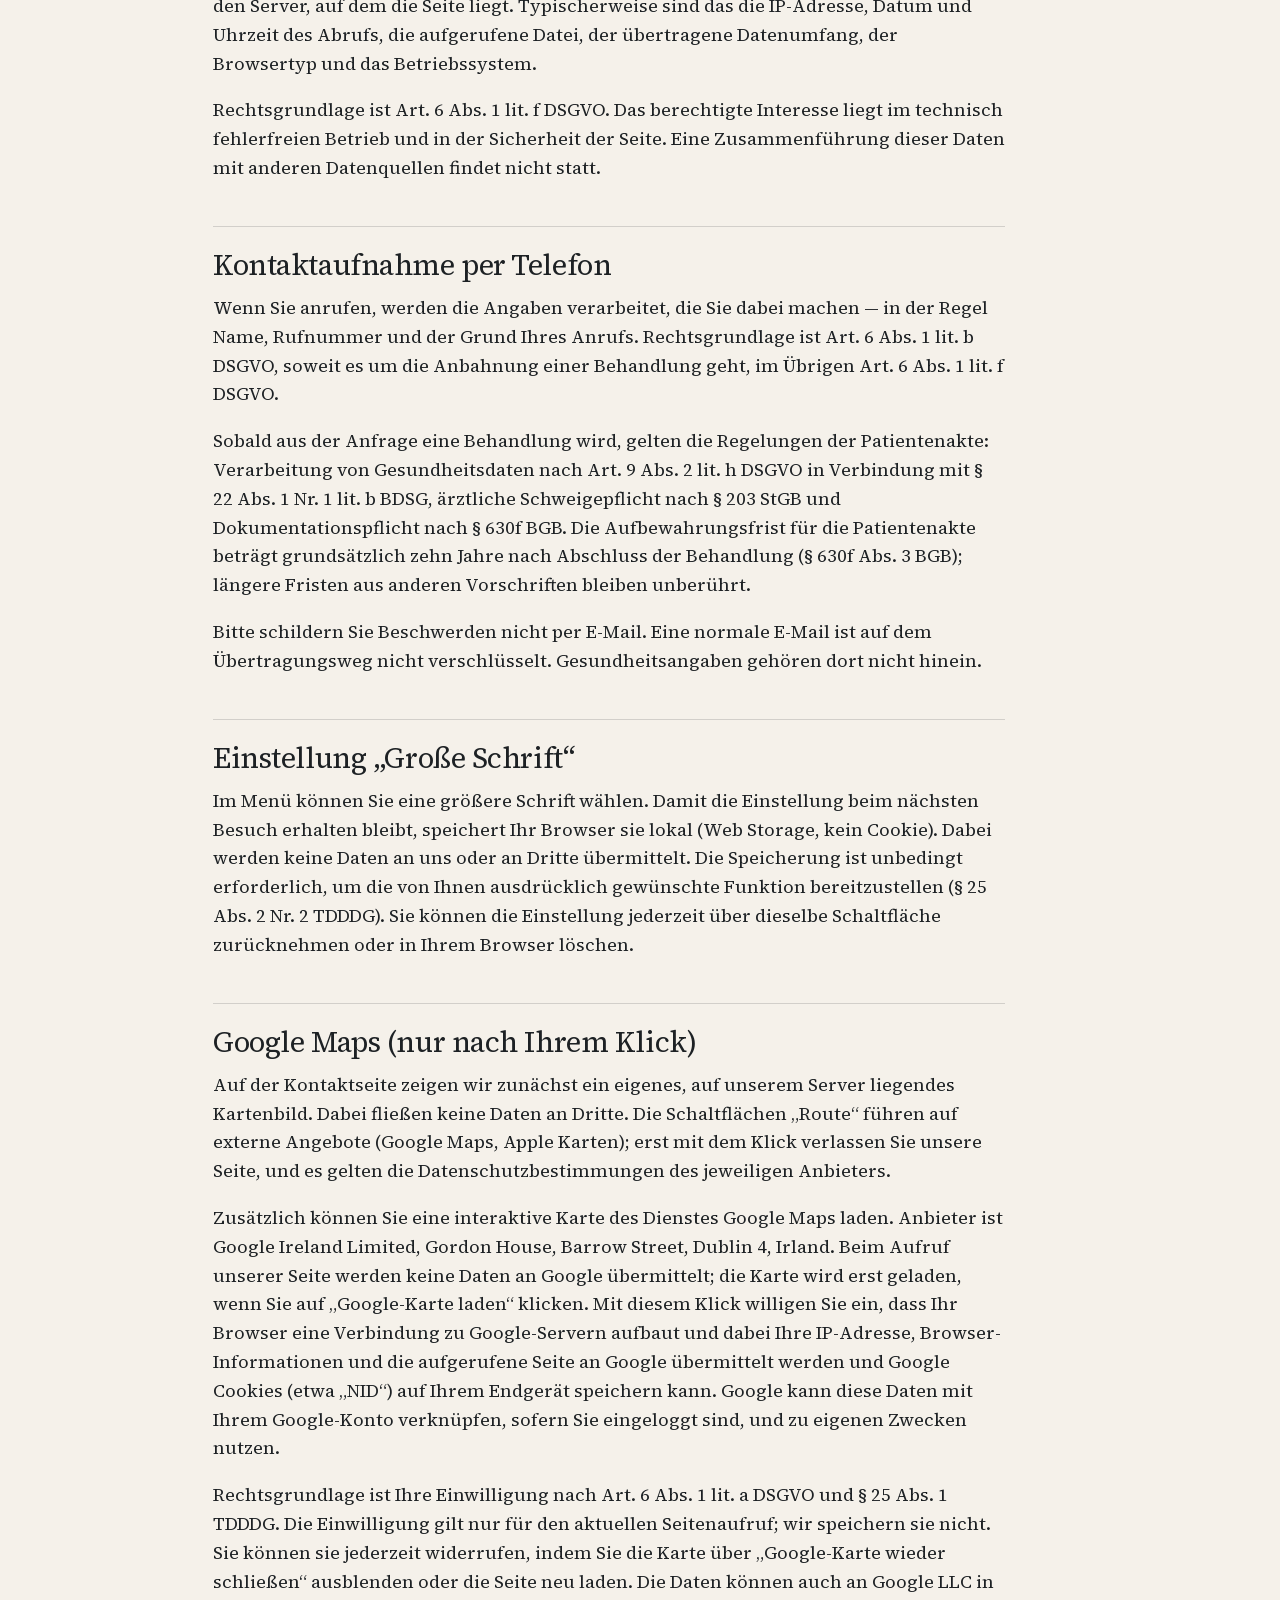
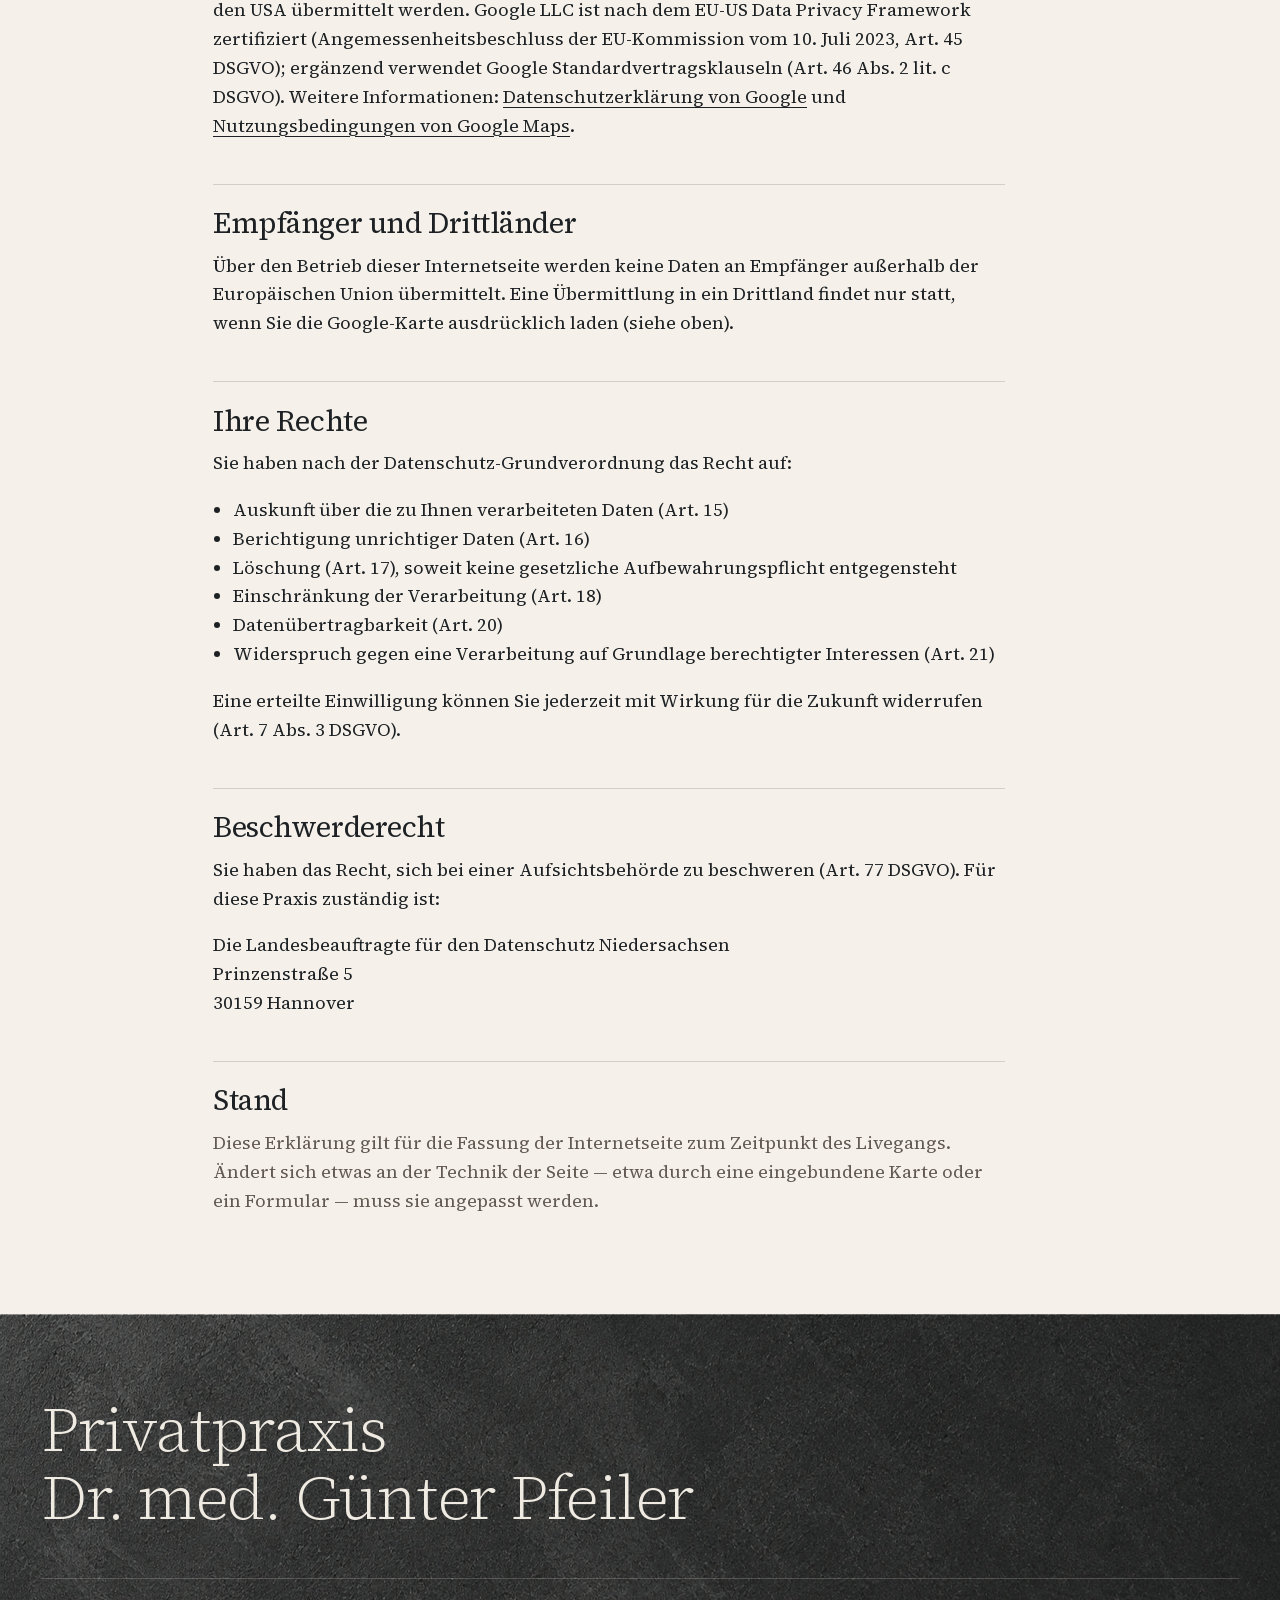
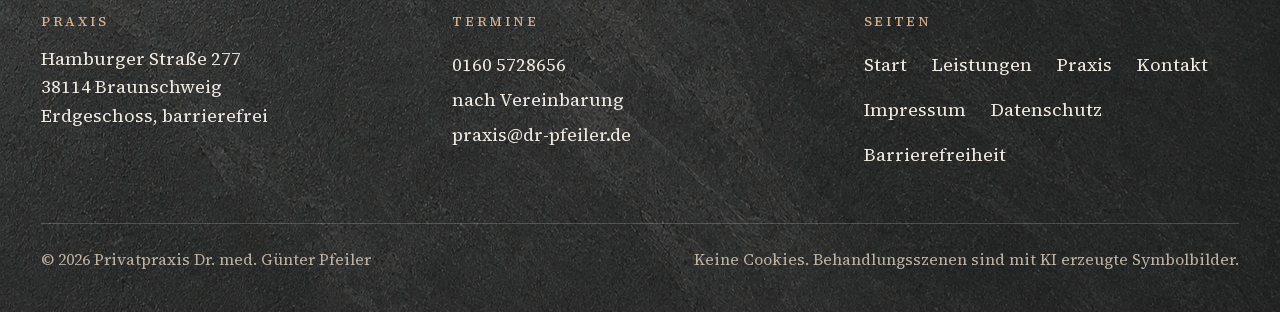
<file: web/datenschutz.html>
<!DOCTYPE html>
<html lang="de">
<head>
<meta charset="utf-8">
<meta name="viewport" content="width=device-width, initial-scale=1, viewport-fit=cover">
<title>Datenschutz — Dr. med. Günter Pfeiler</title>
<meta name="description" content="Datenschutzerklärung der Privatpraxis Dr. med. Günter Pfeiler.">
<meta name="robots" content="noindex, nofollow"><!-- ENTWURF: vor dem Livegang entfernen -->
<meta name="theme-color" content="#f5f1ea">
<link rel="preload" href="assets/fonts/source-serif-4.woff2" as="font" type="font/woff2" crossorigin>
<link rel="stylesheet" href="assets/css/edel.css?v=31">
<script>document.documentElement.className+=" js";try{if(localStorage.getItem("pfeiler-gross")==="1")document.documentElement.classList.add("gross")}catch(e){}</script>
<link rel="icon" href="data:image/svg+xml,%3Csvg xmlns='http://www.w3.org/2000/svg' viewBox='0 0 32 32'%3E%3Crect width='32' height='32' rx='6' fill='%231d2124'/%3E%3Ctext x='16' y='22' font-family='Georgia,serif' font-size='17' fill='%23f5f1ea' text-anchor='middle'%3EP%3C/text%3E%3C/svg%3E">
</head>
<body>
<a class="skip" href="#inhalt">Zum Inhalt springen</a>

<header class="kopf">
  <div class="wrap">
    <a class="marke" href="index.html"><span class="marke-text"><span class="titel-kurz">Dr. med. </span>Günter Pfeiler<small>Privatpraxis · Braunschweig</small></span></a>
    <nav class="nav" aria-label="Hauptmenü">
<a href="index.html">Start</a>
<a href="leistungen.html">Leistungen</a>
<a href="praxis.html">Praxis</a>
<a href="kontakt.html">Kontakt</a>
<a class="nav-tel" href="tel:+491605728656">0160 5728656</a>
    </nav>
    <a class="kopf-tel" href="tel:+491605728656" aria-label="Anrufen: 0160 5728656"><svg viewBox="0 0 24 24" fill="none" stroke="currentColor" stroke-width="1.7" stroke-linecap="round" stroke-linejoin="round" aria-hidden="true"><path d="M5 4h4l2 5-2.5 1.5a11 11 0 0 0 5 5L15 13l5 2v4a2 2 0 0 1-2 2A16 16 0 0 1 3 6a2 2 0 0 1 2-2Z"/></svg></a>
    <button class="menue" type="button" aria-expanded="false" aria-controls="menue">Menü <i aria-hidden="true"></i></button>
  </div>
</header>
<nav class="menue-flaeche" id="menue" aria-label="Menü">
<a href="index.html">Start</a>
<a href="leistungen.html">Leistungen</a>
<a href="praxis.html">Praxis</a>
<a href="kontakt.html">Kontakt</a>
<a class="menue-tel" href="tel:+491605728656"><svg viewBox="0 0 24 24" fill="none" stroke="currentColor" stroke-width="1.7" stroke-linecap="round" stroke-linejoin="round" aria-hidden="true"><path d="M5 4h4l2 5-2.5 1.5a11 11 0 0 0 5 5L15 13l5 2v4a2 2 0 0 1-2 2A16 16 0 0 1 3 6a2 2 0 0 1 2-2Z"/></svg> Termin: 0160 5728656</a>
  <div class="menue-fuss">
    <button class="schrift" type="button" aria-pressed="false"><span class="a1" aria-hidden="true">A</span><span class="a2" aria-hidden="true">A</span> Große Schrift</button>
<a href="impressum.html">Impressum</a>
<a href="datenschutz.html" aria-current="page">Datenschutz</a>
<a href="barrierefreiheit.html">Barrierefreiheit</a>
  </div>
</nav>

<main id="inhalt" tabindex="-1">

































  <section class="seitenkopf">
    <div class="wrap text">
      <p class="kicker">Rechtliches</p>
      <h1>Datenschutz</h1>
      <p class="lead">
        Diese Seite kommt ohne Cookies, ohne Tracking und ohne
        Kontaktformular aus. Der einzige externe Dienst, eine Google-Karte
        auf der Kontaktseite, wird erst geladen, wenn Sie das ausdrücklich
        anklicken. Es gibt entsprechend wenig zu erklären — und das ist Absicht.
      </p>
    </div>
  </section>

  <section class="abschnitt abschnitt--klein">
    <div class="wrap text">
      <div class="sachtext">

        <details class="todo"><summary>Intern</summary><p><strong>Vor dem Livegang zu vervollständigen.</strong> Die
          Angaben zum Hosting und zu den Server-Protokolldateien hängen
          vom gewählten Anbieter ab und sind unten markiert. Diese
          Vorlage ersetzt keine Prüfung durch einen Datenschutzbeauftragten
          oder Rechtsanwalt.</p></details>

        <h2>Verantwortlicher</h2>
        <p>Verantwortlich im Sinne von Art. 4 Nr. 7 DSGVO ist:</p>
        <address>
          Dr. med. Günter Pfeiler<br>
          Privatpraxis Dr. med. Günter Pfeiler<br>
          Hamburger Straße 277<br>
          38114 Braunschweig<br>
          Telefon: <a href="tel:+491605728656">0160 5728656</a>
        </address>

        <h2>Datenschutzbeauftragter</h2>
        <details class="todo"><summary>Intern</summary><p>Noch zu prüfen: Ob ein Datenschutzbeauftragter zu benennen ist,
          richtet sich bei einer Arztpraxis nicht nur nach der Zahl der
          Beschäftigten, sondern auch nach Art. 37 Abs. 1 lit. c DSGVO in
          Verbindung mit § 38 BDSG — Gesundheitsdaten sind besondere
          Kategorien nach Art. 9 DSGVO. Das ist im Einzelfall zu klären
          und gehört dann hierher.</p></details>

        <h2>Was diese Internetseite <em>nicht</em> tut</h2>
        <ul>
          <li>Sie setzt keine Cookies. Im Browser gespeichert wird nur eine
              Einstellung, die Sie selbst wählen (siehe „Große Schrift“).</li>
          <li>Sie lädt beim Aufruf keine externen Dienste — keine Schriften von
              einem fremden Server, keine Videos, keine Analyse- oder
              Reichweitenmessung, keine sozialen Netzwerke. Die Google-Karte
              auf der Kontaktseite wird erst nach Ihrem Klick geladen (siehe unten).</li>
          <li>Sie enthält kein Kontaktformular und keine Terminbuchung.</li>
          <li>Sie führt keine Profilbildung und keine automatisierte
              Entscheidungsfindung nach Art. 22 DSGVO durch.</li>
        </ul>
        <p>
          Die verwendeten Schriften liegen auf demselben Server wie die
          Seite. Beim Aufruf entsteht dadurch keine Verbindung zu Dritten.
        </p>

        <h2>Server-Protokolldateien</h2>
        <p>
          Beim Aufruf einer Internetseite überträgt Ihr Browser technisch
          notwendige Daten an den Server, auf dem die Seite liegt.
          Typischerweise sind das die IP-Adresse, Datum und Uhrzeit des
          Abrufs, die aufgerufene Datei, der übertragene Datenumfang, der
          Browsertyp und das Betriebssystem.
        </p>
        <p>
          Rechtsgrundlage ist Art. 6 Abs. 1 lit. f DSGVO. Das berechtigte
          Interesse liegt im technisch fehlerfreien Betrieb und in der
          Sicherheit der Seite. Eine Zusammenführung dieser Daten mit
          anderen Datenquellen findet nicht statt.
        </p>
        <details class="todo"><summary>Intern</summary><p>Noch einzutragen: Name und Anschrift des Hosting-Anbieters, die
          konkrete Speicherdauer der Protokolldateien und ob die
          IP-Adresse gekürzt gespeichert wird. Mit dem Anbieter ist ein
          Vertrag über Auftragsverarbeitung nach Art. 28 DSGVO zu
          schließen; der Serverstandort sollte in der EU liegen.</p></details>

        <h2>Kontaktaufnahme per Telefon</h2>
        <p>
          Wenn Sie anrufen, werden die Angaben verarbeitet, die Sie dabei
          machen — in der Regel Name, Rufnummer und der Grund Ihres
          Anrufs. Rechtsgrundlage ist Art. 6 Abs. 1 lit. b DSGVO, soweit
          es um die Anbahnung einer Behandlung geht, im Übrigen
          Art. 6 Abs. 1 lit. f DSGVO.
        </p>
        <p>
          Sobald aus der Anfrage eine Behandlung wird, gelten die
          Regelungen der Patientenakte: Verarbeitung von Gesundheitsdaten
          nach Art. 9 Abs. 2 lit. h DSGVO in Verbindung mit § 22 Abs. 1
          Nr. 1 lit. b BDSG, ärztliche Schweigepflicht nach § 203 StGB und
          Dokumentationspflicht nach § 630f BGB. Die Aufbewahrungsfrist
          für die Patientenakte beträgt grundsätzlich zehn Jahre nach
          Abschluss der Behandlung (§ 630f Abs. 3 BGB); längere Fristen
          aus anderen Vorschriften bleiben unberührt.
        </p>
        <p class="hinweis hinweis--hell">
          Bitte schildern Sie Beschwerden nicht per E-Mail. Eine normale
          E-Mail ist auf dem Übertragungsweg nicht verschlüsselt.
          Gesundheitsangaben gehören dort nicht hinein.
        </p>

        <h2>Einstellung „Große Schrift“</h2>
        <p>
          Im Menü können Sie eine größere Schrift wählen. Damit die Einstellung
          beim nächsten Besuch erhalten bleibt, speichert Ihr Browser sie lokal
          (Web Storage, kein Cookie). Dabei werden keine Daten an uns oder an
          Dritte übermittelt. Die Speicherung ist unbedingt erforderlich, um
          die von Ihnen ausdrücklich gewünschte Funktion bereitzustellen
          (§ 25 Abs. 2 Nr. 2 TDDDG). Sie können die Einstellung jederzeit über
          dieselbe Schaltfläche zurücknehmen oder in Ihrem Browser löschen.
        </p>

        <h2 id="google-maps">Google Maps (nur nach Ihrem Klick)</h2>
        <p>
          Auf der Kontaktseite zeigen wir zunächst ein eigenes, auf unserem
          Server liegendes Kartenbild. Dabei fließen keine Daten an Dritte.
          Die Schaltflächen „Route“ führen auf externe Angebote (Google Maps,
          Apple Karten); erst mit dem Klick verlassen Sie unsere Seite, und es
          gelten die Datenschutzbestimmungen des jeweiligen Anbieters.
        </p>
        <p>
          Zusätzlich können Sie eine interaktive Karte des Dienstes Google Maps
          laden. Anbieter ist Google Ireland Limited, Gordon House, Barrow
          Street, Dublin 4, Irland. Beim Aufruf unserer Seite werden keine Daten
          an Google übermittelt; die Karte wird erst geladen, wenn Sie auf
          „Google-Karte laden“ klicken. Mit diesem Klick willigen Sie ein, dass
          Ihr Browser eine Verbindung zu Google-Servern aufbaut und dabei Ihre
          IP-Adresse, Browser-Informationen und die aufgerufene Seite an Google
          übermittelt werden und Google Cookies (etwa „NID“) auf Ihrem Endgerät
          speichern kann. Google kann diese Daten mit Ihrem Google-Konto
          verknüpfen, sofern Sie eingeloggt sind, und zu eigenen Zwecken nutzen.
        </p>
        <p>
          Rechtsgrundlage ist Ihre Einwilligung nach Art. 6 Abs. 1 lit. a DSGVO
          und § 25 Abs. 1 TDDDG. Die Einwilligung gilt nur für den aktuellen
          Seitenaufruf; wir speichern sie nicht. Sie können sie jederzeit
          widerrufen, indem Sie die Karte über „Google-Karte wieder schließen“
          ausblenden oder die Seite neu laden. Die Daten können auch an Google
          LLC in den USA übermittelt werden. Google LLC ist nach dem EU-US Data
          Privacy Framework zertifiziert (Angemessenheitsbeschluss der
          EU-Kommission vom 10. Juli 2023, Art. 45 DSGVO); ergänzend verwendet
          Google Standardvertragsklauseln (Art. 46 Abs. 2 lit. c DSGVO).
          Weitere Informationen: <a href="https://policies.google.com/privacy"
          rel="noopener noreferrer" target="_blank">Datenschutzerklärung von
          Google</a> und <a href="https://www.google.com/intl/de/help/terms_maps/"
          rel="noopener noreferrer" target="_blank">Nutzungsbedingungen von
          Google Maps</a>.
        </p>

        <h2>Empfänger und Drittländer</h2>
        <p>
          Über den Betrieb dieser Internetseite werden keine Daten an
          Empfänger außerhalb der Europäischen Union übermittelt. Eine
          Übermittlung in ein Drittland findet nur statt, wenn Sie die
          Google-Karte ausdrücklich laden (siehe oben).
        </p>

        <h2>Ihre Rechte</h2>
        <p>Sie haben nach der Datenschutz-Grundverordnung das Recht auf:</p>
        <ul>
          <li>Auskunft über die zu Ihnen verarbeiteten Daten (Art. 15)</li>
          <li>Berichtigung unrichtiger Daten (Art. 16)</li>
          <li>Löschung (Art. 17), soweit keine gesetzliche Aufbewahrungspflicht entgegensteht</li>
          <li>Einschränkung der Verarbeitung (Art. 18)</li>
          <li>Datenübertragbarkeit (Art. 20)</li>
          <li>Widerspruch gegen eine Verarbeitung auf Grundlage berechtigter Interessen (Art. 21)</li>
        </ul>
        <p>
          Eine erteilte Einwilligung können Sie jederzeit mit Wirkung für
          die Zukunft widerrufen (Art. 7 Abs. 3 DSGVO).
        </p>

        <h2>Beschwerderecht</h2>
        <p>
          Sie haben das Recht, sich bei einer Aufsichtsbehörde zu
          beschweren (Art. 77 DSGVO). Für diese Praxis zuständig ist:
        </p>
        <address>
          Die Landesbeauftragte für den Datenschutz Niedersachsen<br>
          Prinzenstraße 5<br>
          30159 Hannover
        </address>

        <h2>Stand</h2>
        <p class="muted">
          Diese Erklärung gilt für die Fassung der Internetseite zum Zeitpunkt
          des Livegangs. Ändert sich etwas an der Technik der Seite — etwa
          durch eine eingebundene Karte oder ein Formular — muss sie
          angepasst werden.
        </p>

      </div>
    </div>
  </section>

































</main>

<footer class="fuss" data-ruf-ende>
  <div class="wrap">
    <p class="gross">Privatpraxis<br>Dr. med. Günter Pfeiler</p>
    <div class="fuss-raster">
      <div><small>Praxis</small><address>Hamburger Straße 277<br>38114 Braunschweig<br>Erdgeschoss, barrierefrei</address></div>
      <div><small>Termine</small><a href="tel:+491605728656">0160 5728656</a><br>nach Vereinbarung<br><a href="mailto:praxis@dr-pfeiler.de">praxis@dr-pfeiler.de</a></div>
      <div><small>Seiten</small><nav aria-label="Fußzeile">
<a href="index.html">Start</a>
<a href="leistungen.html">Leistungen</a>
<a href="praxis.html">Praxis</a>
<a href="kontakt.html">Kontakt</a>
<a href="impressum.html">Impressum</a>
<a href="datenschutz.html" aria-current="page">Datenschutz</a>
<a href="barrierefreiheit.html">Barrierefreiheit</a>
      </nav></div>
    </div>
    <div class="zeile">
      <span>© 2026 Privatpraxis Dr. med. Günter Pfeiler</span>
      <span>Keine Cookies. Behandlungsszenen sind mit KI erzeugte Symbolbilder.</span>
    </div>
  </div>
</footer>

<nav class="ruf" aria-label="Schnellkontakt">
  <a class="primaer" href="tel:+491605728656"><svg viewBox="0 0 24 24" fill="none" stroke="currentColor" stroke-width="1.7" stroke-linecap="round" stroke-linejoin="round" aria-hidden="true"><path d="M5 4h4l2 5-2.5 1.5a11 11 0 0 0 5 5L15 13l5 2v4a2 2 0 0 1-2 2A16 16 0 0 1 3 6a2 2 0 0 1 2-2Z"/></svg> Anrufen</a>
  <a href="https://www.google.com/maps/dir/?api=1&amp;destination=52.27784%2C10.52268&amp;travelmode=driving" target="_blank" rel="noopener noreferrer"><svg viewBox="0 0 24 24" fill="none" stroke="currentColor" stroke-width="1.7" stroke-linecap="round" stroke-linejoin="round" aria-hidden="true"><path d="M12 21s-6-5.3-6-11a6 6 0 0 1 12 0c0 5.7-6 11-6 11Z"/><circle cx="12" cy="10" r="2.2"/></svg> Route <span class="sr-only">(öffnet Google Maps)</span></a>
</nav>

<script src="assets/js/edel.js?v=31" defer></script>
</body>
</html>
</file>
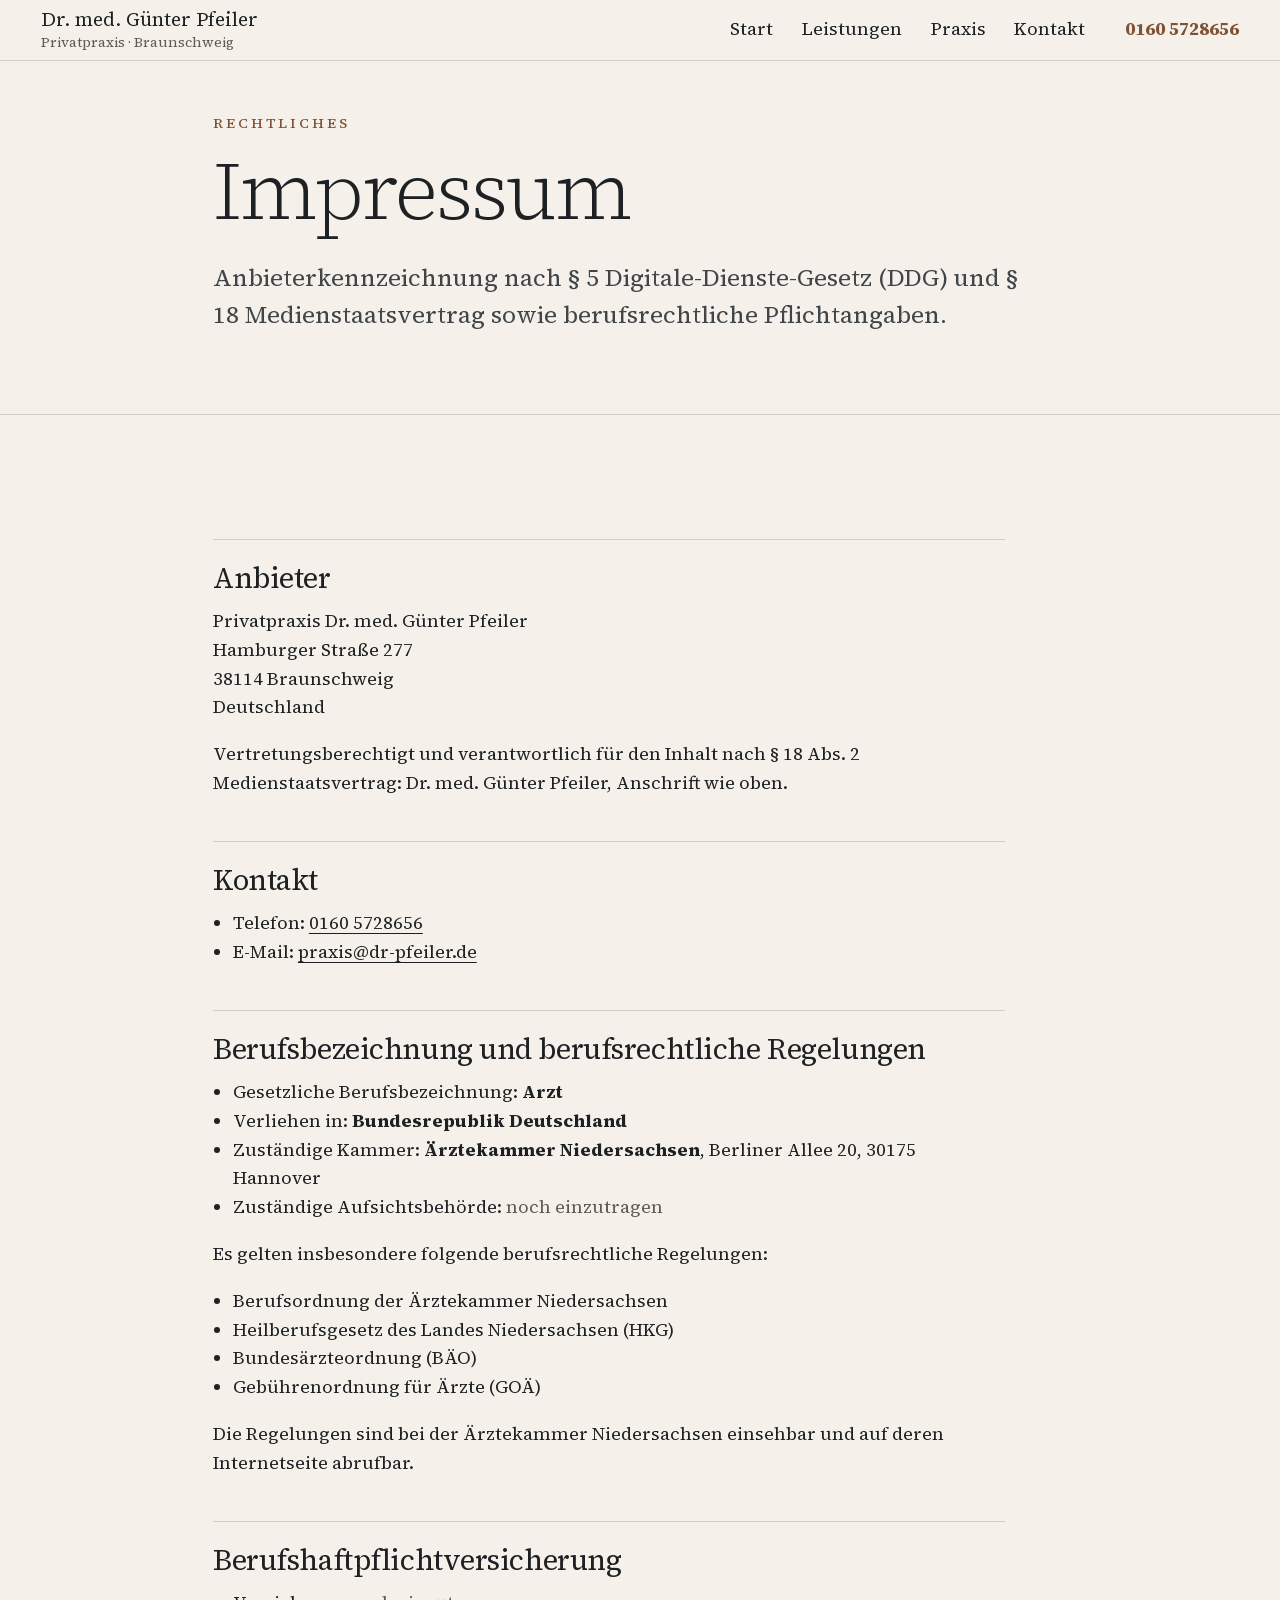
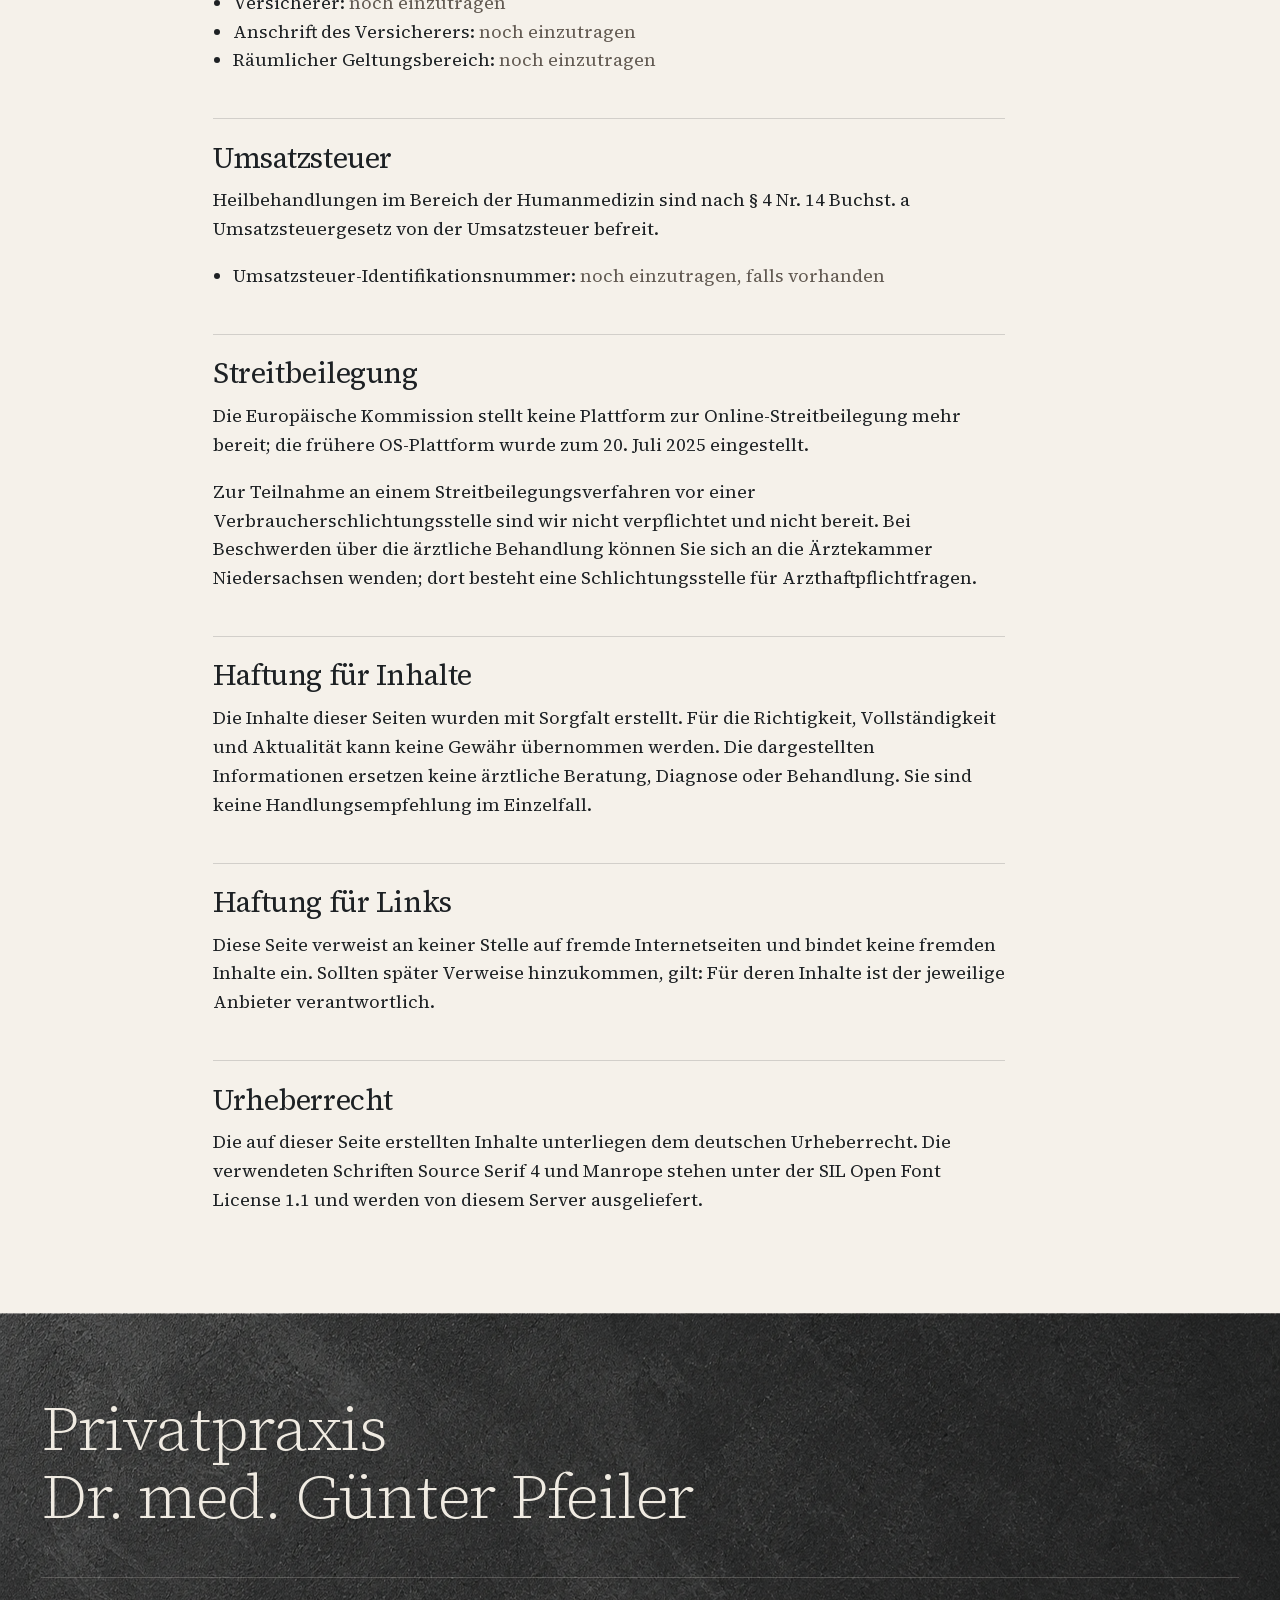
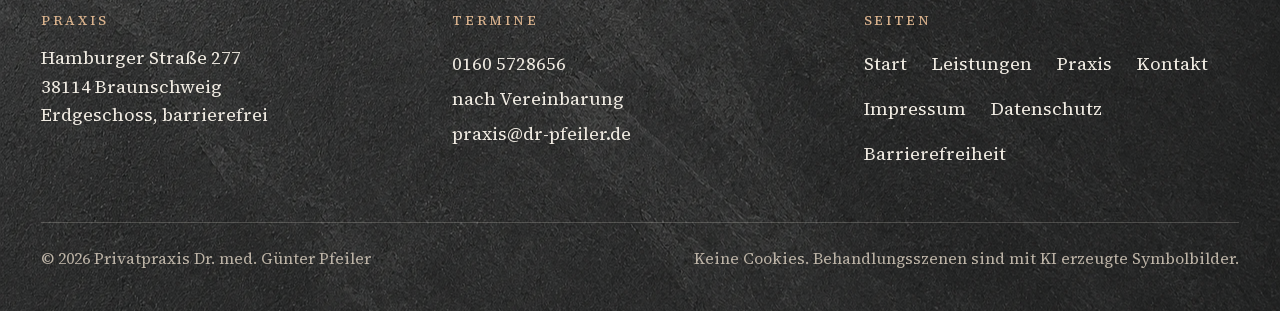
<file: web/impressum.html>
<!DOCTYPE html>
<html lang="de">
<head>
<meta charset="utf-8">
<meta name="viewport" content="width=device-width, initial-scale=1, viewport-fit=cover">
<title>Impressum — Dr. med. Günter Pfeiler</title>
<meta name="description" content="Impressum der Privatpraxis Dr. med. Günter Pfeiler.">
<meta name="robots" content="noindex, nofollow"><!-- ENTWURF: vor dem Livegang entfernen -->
<meta name="theme-color" content="#f5f1ea">
<link rel="preload" href="assets/fonts/source-serif-4.woff2" as="font" type="font/woff2" crossorigin>
<link rel="stylesheet" href="assets/css/edel.css?v=31">
<script>document.documentElement.className+=" js";try{if(localStorage.getItem("pfeiler-gross")==="1")document.documentElement.classList.add("gross")}catch(e){}</script>
<link rel="icon" href="data:image/svg+xml,%3Csvg xmlns='http://www.w3.org/2000/svg' viewBox='0 0 32 32'%3E%3Crect width='32' height='32' rx='6' fill='%231d2124'/%3E%3Ctext x='16' y='22' font-family='Georgia,serif' font-size='17' fill='%23f5f1ea' text-anchor='middle'%3EP%3C/text%3E%3C/svg%3E">
</head>
<body>
<a class="skip" href="#inhalt">Zum Inhalt springen</a>

<header class="kopf">
  <div class="wrap">
    <a class="marke" href="index.html"><span class="marke-text"><span class="titel-kurz">Dr. med. </span>Günter Pfeiler<small>Privatpraxis · Braunschweig</small></span></a>
    <nav class="nav" aria-label="Hauptmenü">
<a href="index.html">Start</a>
<a href="leistungen.html">Leistungen</a>
<a href="praxis.html">Praxis</a>
<a href="kontakt.html">Kontakt</a>
<a class="nav-tel" href="tel:+491605728656">0160 5728656</a>
    </nav>
    <a class="kopf-tel" href="tel:+491605728656" aria-label="Anrufen: 0160 5728656"><svg viewBox="0 0 24 24" fill="none" stroke="currentColor" stroke-width="1.7" stroke-linecap="round" stroke-linejoin="round" aria-hidden="true"><path d="M5 4h4l2 5-2.5 1.5a11 11 0 0 0 5 5L15 13l5 2v4a2 2 0 0 1-2 2A16 16 0 0 1 3 6a2 2 0 0 1 2-2Z"/></svg></a>
    <button class="menue" type="button" aria-expanded="false" aria-controls="menue">Menü <i aria-hidden="true"></i></button>
  </div>
</header>
<nav class="menue-flaeche" id="menue" aria-label="Menü">
<a href="index.html">Start</a>
<a href="leistungen.html">Leistungen</a>
<a href="praxis.html">Praxis</a>
<a href="kontakt.html">Kontakt</a>
<a class="menue-tel" href="tel:+491605728656"><svg viewBox="0 0 24 24" fill="none" stroke="currentColor" stroke-width="1.7" stroke-linecap="round" stroke-linejoin="round" aria-hidden="true"><path d="M5 4h4l2 5-2.5 1.5a11 11 0 0 0 5 5L15 13l5 2v4a2 2 0 0 1-2 2A16 16 0 0 1 3 6a2 2 0 0 1 2-2Z"/></svg> Termin: 0160 5728656</a>
  <div class="menue-fuss">
    <button class="schrift" type="button" aria-pressed="false"><span class="a1" aria-hidden="true">A</span><span class="a2" aria-hidden="true">A</span> Große Schrift</button>
<a href="impressum.html" aria-current="page">Impressum</a>
<a href="datenschutz.html">Datenschutz</a>
<a href="barrierefreiheit.html">Barrierefreiheit</a>
  </div>
</nav>

<main id="inhalt" tabindex="-1">

































  <section class="seitenkopf">
    <div class="wrap text">
      <p class="kicker">Rechtliches</p>
      <h1>Impressum</h1>
      <p class="lead">
        Anbieterkennzeichnung nach § 5 Digitale-Dienste-Gesetz (DDG) und
        § 18 Medienstaatsvertrag sowie berufsrechtliche Pflichtangaben.
      </p>
    </div>
  </section>

  <section class="abschnitt abschnitt--klein">
    <div class="wrap text">
      <div class="sachtext">

        <details class="todo"><summary>Intern</summary><p><strong>Vor dem Livegang zwingend zu prüfen.</strong> Ein
          unvollständiges Impressum ist der häufigste Abmahngrund bei
          Arztseiten. Die unten mit „noch einzutragen“ markierten Felder
          müssen ausgefüllt sein, bevor die Seite erreichbar ist. Diese
          Vorlage ersetzt keine anwaltliche Prüfung.</p></details>

        <h2>Anbieter</h2>
        <address>
          Privatpraxis Dr. med. Günter Pfeiler<br>
          Hamburger Straße 277<br>
          38114 Braunschweig<br>
          Deutschland
        </address>
        <p>
          Vertretungsberechtigt und verantwortlich für den Inhalt nach
          § 18 Abs. 2 Medienstaatsvertrag: Dr. med. Günter Pfeiler,
          Anschrift wie oben.
        </p>

        <h2>Kontakt</h2>
        <ul>
          <li>Telefon: <a href="tel:+491605728656">0160 5728656</a></li>
          <li>E-Mail: <a href="mailto:praxis@dr-pfeiler.de">praxis@dr-pfeiler.de</a></li>
        </ul>
        <details class="todo"><summary>Intern</summary><p>E-Mail praxis@dr-pfeiler.de laut Visitenkarte (handschriftlich, David 26.09.). Alte Angaben auf der Karte (Steinweg 20, 0531-1294633/-35, info@dr-pfeiler-online.de) sind durchgestrichen und werden nicht verwendet.</p></details>

        <h2>Berufsbezeichnung und berufsrechtliche Regelungen</h2>
        <ul>
          <li>Gesetzliche Berufsbezeichnung: <strong>Arzt</strong></li>
          <li>Verliehen in: <strong>Bundesrepublik Deutschland</strong></li>
          <li>Zuständige Kammer: <strong>Ärztekammer Niedersachsen</strong>, Berliner Allee 20, 30175 Hannover</li>
          <li>Zuständige Aufsichtsbehörde: <span class="muted">noch einzutragen</span></li>
        </ul>
        <p>
          Es gelten insbesondere folgende berufsrechtliche Regelungen:
        </p>
        <ul>
          <li>Berufsordnung der Ärztekammer Niedersachsen</li>
          <li>Heilberufsgesetz des Landes Niedersachsen (HKG)</li>
          <li>Bundesärzteordnung (BÄO)</li>
          <li>Gebührenordnung für Ärzte (GOÄ)</li>
        </ul>
        <p>
          Die Regelungen sind bei der Ärztekammer Niedersachsen einsehbar
          und auf deren Internetseite abrufbar.
        </p>
        <details class="todo"><summary>Intern</summary><p>Noch einzutragen: Zuständige Aufsichtsbehörde (in der Regel die
          Ärztekammer Niedersachsen selbst; bei einer Privatpraxis kann
          zusätzlich das Gesundheitsamt der Stadt Braunschweig zuständig
          sein — vor dem Livegang bestätigen). Ergänzen ist außerdem der
          Direktlink zur Berufsordnung auf aerztekammer-niedersachsen.de.</p></details>

        <h2>Berufshaftpflichtversicherung</h2>
        <ul>
          <li>Versicherer: <span class="muted">noch einzutragen</span></li>
          <li>Anschrift des Versicherers: <span class="muted">noch einzutragen</span></li>
          <li>Räumlicher Geltungsbereich: <span class="muted">noch einzutragen</span></li>
        </ul>
        <details class="todo"><summary>Intern</summary><p>Noch einzutragen: Angaben zur Berufshaftpflichtversicherung.
          Sie sind nach § 2 Abs. 1 Nr. 11 Dienstleistungs-Informations­pflichten-
          Verordnung (DL-InfoV) verpflichtend und werden bei Arztseiten
          regelmäßig vergessen.</p></details>

        <h2>Umsatzsteuer</h2>
        <p>
          Heilbehandlungen im Bereich der Humanmedizin sind nach
          § 4 Nr. 14 Buchst. a Umsatzsteuergesetz von der Umsatzsteuer
          befreit.
        </p>
        <ul>
          <li>Umsatzsteuer-Identifikationsnummer: <span class="muted">noch einzutragen, falls vorhanden</span></li>
        </ul>
        <details class="todo"><summary>Intern</summary><p>Noch zu klären: Liegt eine USt-IdNr. vor? Falls ja, ist sie nach
          § 5 Abs. 1 Nr. 6 DDG anzugeben. Falls nicht, entfällt die
          Angabe — eine Steuernummer gehört ausdrücklich <em>nicht</em>
          ins Impressum.</p></details>

        <h2>Streitbeilegung</h2>
        <p>
          Die Europäische Kommission stellt keine Plattform zur
          Online-Streitbeilegung mehr bereit; die frühere OS-Plattform
          wurde zum 20. Juli 2025 eingestellt.
        </p>
        <p>
          Zur Teilnahme an einem Streitbeilegungsverfahren vor einer
          Verbraucherschlichtungsstelle sind wir nicht verpflichtet und
          nicht bereit. Bei Beschwerden über die ärztliche Behandlung
          können Sie sich an die Ärztekammer Niedersachsen wenden; dort
          besteht eine Schlichtungsstelle für Arzthaftpflichtfragen.
        </p>

        <h2>Haftung für Inhalte</h2>
        <p>
          Die Inhalte dieser Seiten wurden mit Sorgfalt erstellt. Für die
          Richtigkeit, Vollständigkeit und Aktualität kann keine Gewähr
          übernommen werden. Die dargestellten Informationen ersetzen
          keine ärztliche Beratung, Diagnose oder Behandlung. Sie sind
          keine Handlungsempfehlung im Einzelfall.
        </p>

        <h2>Haftung für Links</h2>
        <p>
          Diese Seite verweist an keiner Stelle auf fremde Internetseiten
          und bindet keine fremden Inhalte ein. Sollten später Verweise
          hinzukommen, gilt: Für deren Inhalte ist der jeweilige Anbieter
          verantwortlich.
        </p>

        <h2>Urheberrecht</h2>
        <p>
          Die auf dieser Seite erstellten Inhalte unterliegen dem
          deutschen Urheberrecht. Die verwendeten Schriften Source Serif 4
          und Manrope stehen unter der SIL Open Font License 1.1 und werden
          von diesem Server ausgeliefert.
        </p>

      </div>
    </div>
  </section>

































</main>

<footer class="fuss" data-ruf-ende>
  <div class="wrap">
    <p class="gross">Privatpraxis<br>Dr. med. Günter Pfeiler</p>
    <div class="fuss-raster">
      <div><small>Praxis</small><address>Hamburger Straße 277<br>38114 Braunschweig<br>Erdgeschoss, barrierefrei</address></div>
      <div><small>Termine</small><a href="tel:+491605728656">0160 5728656</a><br>nach Vereinbarung<br><a href="mailto:praxis@dr-pfeiler.de">praxis@dr-pfeiler.de</a></div>
      <div><small>Seiten</small><nav aria-label="Fußzeile">
<a href="index.html">Start</a>
<a href="leistungen.html">Leistungen</a>
<a href="praxis.html">Praxis</a>
<a href="kontakt.html">Kontakt</a>
<a href="impressum.html" aria-current="page">Impressum</a>
<a href="datenschutz.html">Datenschutz</a>
<a href="barrierefreiheit.html">Barrierefreiheit</a>
      </nav></div>
    </div>
    <div class="zeile">
      <span>© 2026 Privatpraxis Dr. med. Günter Pfeiler</span>
      <span>Keine Cookies. Behandlungsszenen sind mit KI erzeugte Symbolbilder.</span>
    </div>
  </div>
</footer>

<nav class="ruf" aria-label="Schnellkontakt">
  <a class="primaer" href="tel:+491605728656"><svg viewBox="0 0 24 24" fill="none" stroke="currentColor" stroke-width="1.7" stroke-linecap="round" stroke-linejoin="round" aria-hidden="true"><path d="M5 4h4l2 5-2.5 1.5a11 11 0 0 0 5 5L15 13l5 2v4a2 2 0 0 1-2 2A16 16 0 0 1 3 6a2 2 0 0 1 2-2Z"/></svg> Anrufen</a>
  <a href="https://www.google.com/maps/dir/?api=1&amp;destination=52.27784%2C10.52268&amp;travelmode=driving" target="_blank" rel="noopener noreferrer"><svg viewBox="0 0 24 24" fill="none" stroke="currentColor" stroke-width="1.7" stroke-linecap="round" stroke-linejoin="round" aria-hidden="true"><path d="M12 21s-6-5.3-6-11a6 6 0 0 1 12 0c0 5.7-6 11-6 11Z"/><circle cx="12" cy="10" r="2.2"/></svg> Route <span class="sr-only">(öffnet Google Maps)</span></a>
</nav>

<script src="assets/js/edel.js?v=31" defer></script>
</body>
</html>
</file>
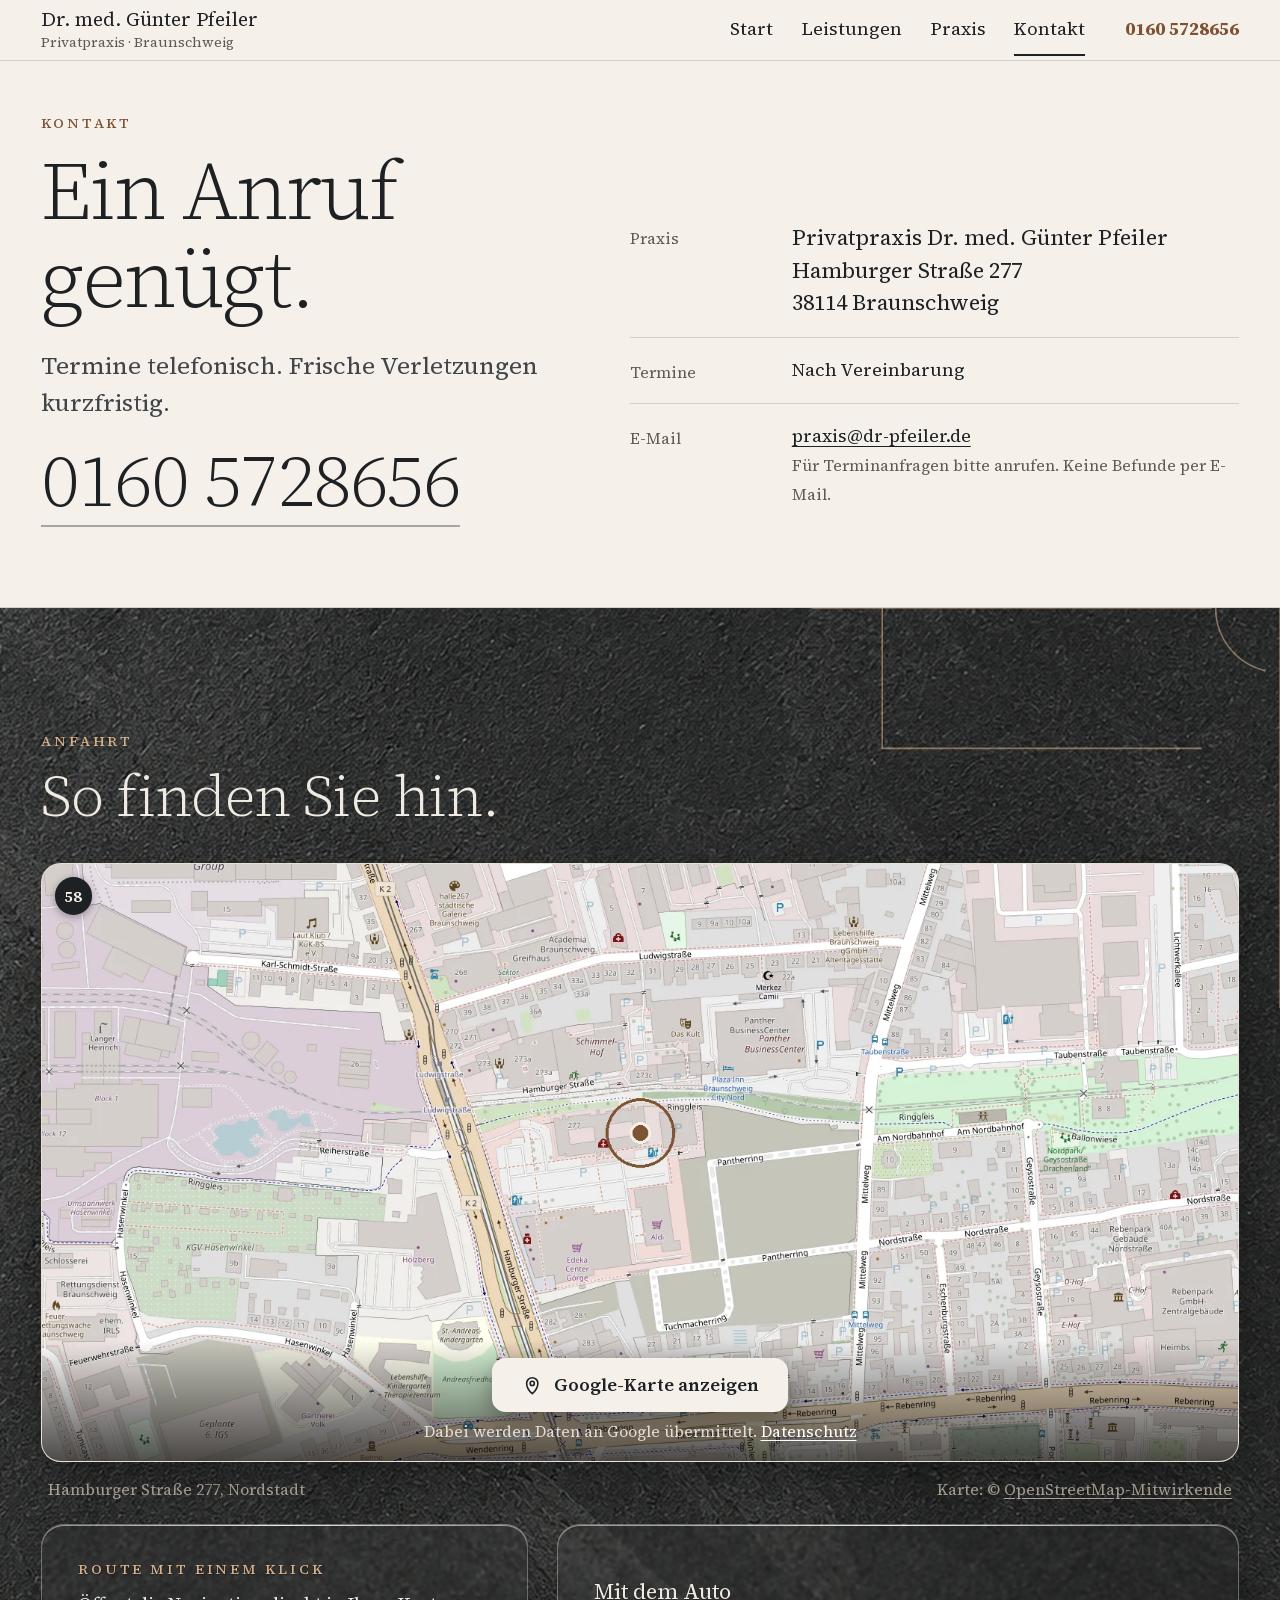
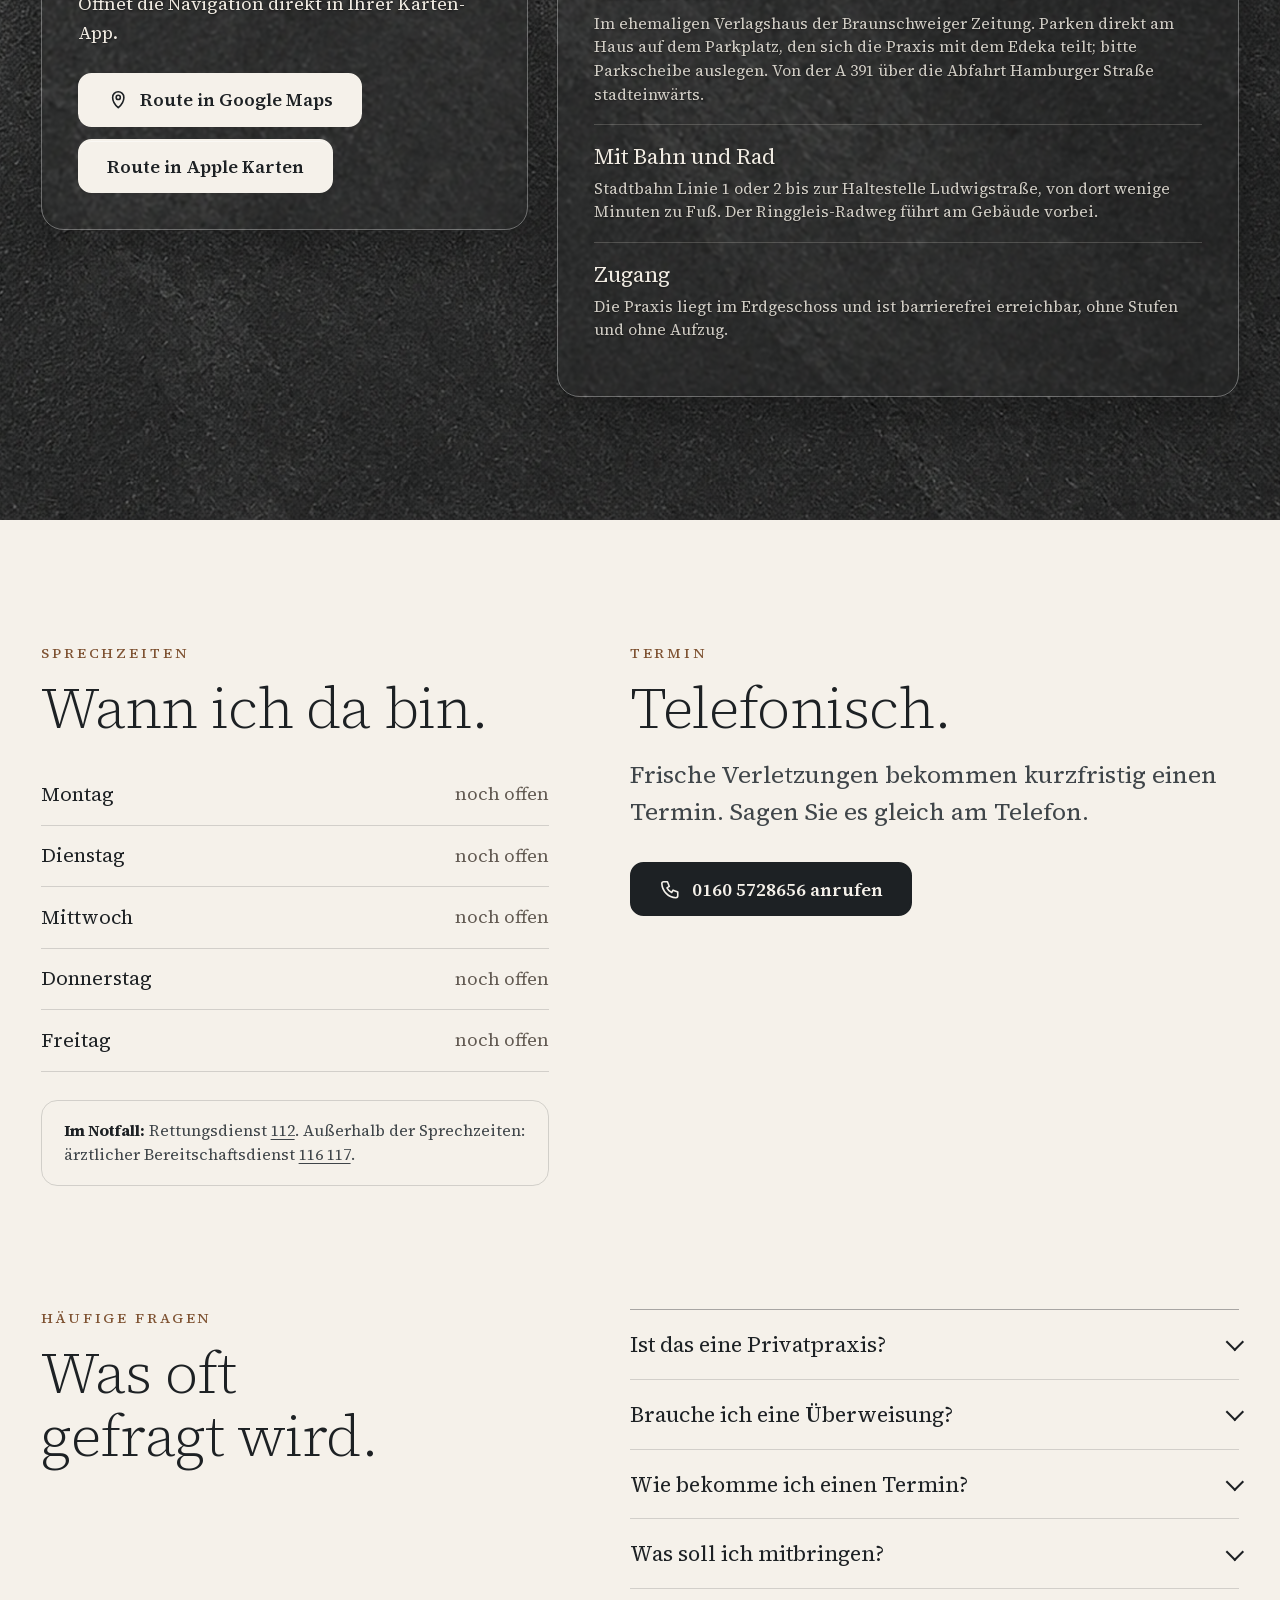
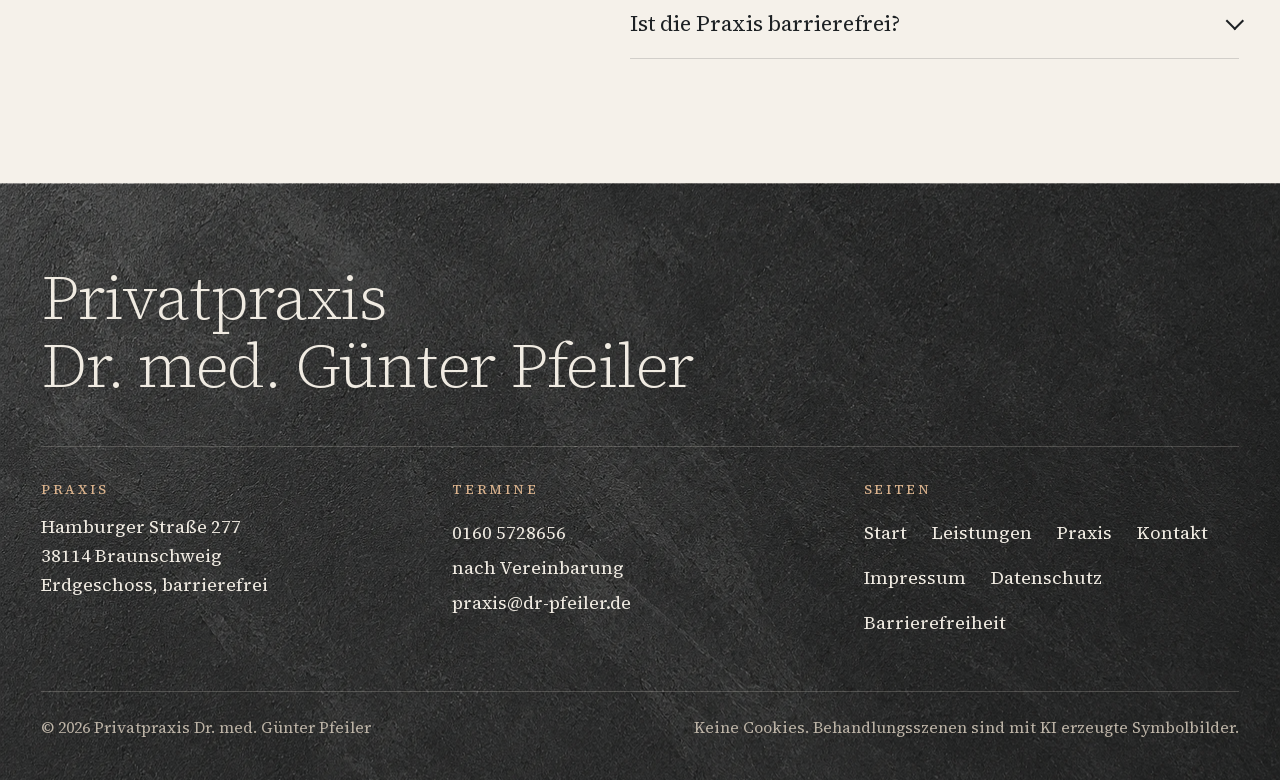
<file: web/kontakt.html>
<!DOCTYPE html>
<html lang="de">
<head>
<meta charset="utf-8">
<meta name="viewport" content="width=device-width, initial-scale=1, viewport-fit=cover">
<title>Kontakt und Anfahrt — Dr. med. Günter Pfeiler, Braunschweig</title>
<meta name="description" content="Termine telefonisch unter 0160 5728656. Hamburger Straße 277, 38114 Braunschweig, Erdgeschoss, barrierefrei.">
<meta name="robots" content="noindex, nofollow"><!-- ENTWURF: vor dem Livegang entfernen -->
<meta name="theme-color" content="#f5f1ea">
<link rel="preload" href="assets/fonts/source-serif-4.woff2" as="font" type="font/woff2" crossorigin>
<link rel="stylesheet" href="assets/css/edel.css?v=31">
<script>document.documentElement.className+=" js";try{if(localStorage.getItem("pfeiler-gross")==="1")document.documentElement.classList.add("gross")}catch(e){}</script>
<link rel="icon" href="data:image/svg+xml,%3Csvg xmlns='http://www.w3.org/2000/svg' viewBox='0 0 32 32'%3E%3Crect width='32' height='32' rx='6' fill='%231d2124'/%3E%3Ctext x='16' y='22' font-family='Georgia,serif' font-size='17' fill='%23f5f1ea' text-anchor='middle'%3EP%3C/text%3E%3C/svg%3E">
</head>
<body>
<a class="skip" href="#inhalt">Zum Inhalt springen</a>

<header class="kopf">
  <div class="wrap">
    <a class="marke" href="index.html"><span class="marke-text"><span class="titel-kurz">Dr. med. </span>Günter Pfeiler<small>Privatpraxis · Braunschweig</small></span></a>
    <nav class="nav" aria-label="Hauptmenü">
<a href="index.html">Start</a>
<a href="leistungen.html">Leistungen</a>
<a href="praxis.html">Praxis</a>
<a href="kontakt.html" aria-current="page">Kontakt</a>
<a class="nav-tel" href="tel:+491605728656">0160 5728656</a>
    </nav>
    <a class="kopf-tel" href="tel:+491605728656" aria-label="Anrufen: 0160 5728656"><svg viewBox="0 0 24 24" fill="none" stroke="currentColor" stroke-width="1.7" stroke-linecap="round" stroke-linejoin="round" aria-hidden="true"><path d="M5 4h4l2 5-2.5 1.5a11 11 0 0 0 5 5L15 13l5 2v4a2 2 0 0 1-2 2A16 16 0 0 1 3 6a2 2 0 0 1 2-2Z"/></svg></a>
    <button class="menue" type="button" aria-expanded="false" aria-controls="menue">Menü <i aria-hidden="true"></i></button>
  </div>
</header>
<nav class="menue-flaeche" id="menue" aria-label="Menü">
<a href="index.html">Start</a>
<a href="leistungen.html">Leistungen</a>
<a href="praxis.html">Praxis</a>
<a href="kontakt.html" aria-current="page">Kontakt</a>
<a class="menue-tel" href="tel:+491605728656"><svg viewBox="0 0 24 24" fill="none" stroke="currentColor" stroke-width="1.7" stroke-linecap="round" stroke-linejoin="round" aria-hidden="true"><path d="M5 4h4l2 5-2.5 1.5a11 11 0 0 0 5 5L15 13l5 2v4a2 2 0 0 1-2 2A16 16 0 0 1 3 6a2 2 0 0 1 2-2Z"/></svg> Termin: 0160 5728656</a>
  <div class="menue-fuss">
    <button class="schrift" type="button" aria-pressed="false"><span class="a1" aria-hidden="true">A</span><span class="a2" aria-hidden="true">A</span> Große Schrift</button>
<a href="impressum.html">Impressum</a>
<a href="datenschutz.html">Datenschutz</a>
<a href="barrierefreiheit.html">Barrierefreiheit</a>
  </div>
</nav>

<main id="inhalt" tabindex="-1">

  <section class="seitenkopf">
    <div class="wrap kontaktblock">
      <div>
        <p class="kicker zeig">Kontakt</p>
        <h1 class="zeig" style="--dl:60ms">Ein Anruf genügt.</h1>
        <p class="lead zeig" style="--dl:120ms">Termine telefonisch. Frische Verletzungen kurzfristig.</p>
        <a class="tel zeig" style="--dl:160ms" href="tel:+491605728656">0160 5728656</a>
      </div>
      <dl class="angaben zeig" style="--dl:160ms;align-self:end">
        <div><dt>Praxis</dt><dd><address class="adresse">Privatpraxis Dr. med. Günter Pfeiler<br>Hamburger Straße 277<br>38114 Braunschweig</address></dd></div>
        <div><dt>Termine</dt><dd>Nach Vereinbarung</dd></div>
        <div><dt>E-Mail</dt><dd><a href="mailto:praxis@dr-pfeiler.de">praxis@dr-pfeiler.de</a><br><span class="gedaempft" style="font-size:var(--t-klein)">Für Terminanfragen bitte anrufen. Keine Befunde per E-Mail.</span></dd></div>
      </dl>
    </div>
  </section>

  <section class="nacht abschnitt" id="anfahrt" aria-labelledby="anfahrt-t">
    <svg class="feld feld--ecke" viewBox="0 0 400 400" aria-hidden="true" focusable="false"><path pathLength="1" d="M0 0H400"/><path pathLength="1" d="M400 0V400"/><path pathLength="1" d="M345 0A55 55 0 0 0 400 55"/><path pathLength="1" d="M60 0V120H400"/></svg>
    <div class="wrap">
      <p class="kicker zeig">Anfahrt</p>
      <h2 id="anfahrt-t" class="zeig">So finden Sie hin.</h2>
      <figure class="karte zeig">
          <div class="bild" id="karte-bild">
            <img src="assets/img/lageplan.webp" width="1600" height="1200" loading="lazy" decoding="async" alt="Stadtplan Braunschweig-Nordstadt: die Praxis liegt an der Hamburger Straße 277 am Ringgleis, nahe Haltestelle Ludwigstraße">
            <span class="bild-nr" aria-hidden="true">58</span>
            <div class="karte-laden">
              <button class="knopf" type="button" id="karte-laden" data-src="https://www.google.com/maps/embed?origin=mfe&amp;pb=!1m3!2m1!1s52.27784,10.52268!6i17!3m1!1sde!5m1!1sde"><svg viewBox="0 0 24 24" fill="none" stroke="currentColor" stroke-width="1.7" stroke-linecap="round" stroke-linejoin="round" aria-hidden="true"><path d="M12 21s-6-5.3-6-11a6 6 0 0 1 12 0c0 5.7-6 11-6 11Z"/><circle cx="12" cy="10" r="2.2"/></svg> Google-Karte anzeigen</button>
              <p>Dabei werden Daten an Google übermittelt. <a href="datenschutz.html#google-maps">Datenschutz</a></p>
            </div>
          </div>
          <figcaption><span>Hamburger Straße 277, Nordstadt</span><span>Karte: © <a href="https://www.openstreetmap.org/copyright" target="_blank" rel="noopener noreferrer">OpenStreetMap-Mitwirkende</a></span></figcaption>
          <p class="sr-only" aria-live="polite" id="karte-status"></p>
        </figure>
      <div class="anfahrt">
        <div class="glas zeig" style="--dl:120ms">
          <p class="kicker">Route mit einem Klick</p><p style="margin-top:.6rem">Öffnet die Navigation direkt in Ihrer Karten-App.</p><div class="wege-knoepfe"><a class="knopf" href="https://www.google.com/maps/dir/?api=1&amp;destination=52.27784%2C10.52268&amp;travelmode=driving" target="_blank" rel="noopener noreferrer"><svg viewBox="0 0 24 24" fill="none" stroke="currentColor" stroke-width="1.7" stroke-linecap="round" stroke-linejoin="round" aria-hidden="true"><path d="M12 21s-6-5.3-6-11a6 6 0 0 1 12 0c0 5.7-6 11-6 11Z"/><circle cx="12" cy="10" r="2.2"/></svg> Route in Google Maps</a><a class="knopf knopf--glas" href="https://maps.apple.com/?daddr=Hamburger+Stra%C3%9Fe+277%2C+38114+Braunschweig&amp;dirflg=d" target="_blank" rel="noopener noreferrer" hidden data-apple>Route in Apple Karten</a></div>
        </div>
        <div class="glas zeig" style="--dl:180ms">
          <dl class="punkte">
            <div><dt>Mit dem Auto</dt><dd>Im ehemaligen Verlagshaus der Braunschweiger Zeitung. Parken direkt am Haus auf dem Parkplatz, den sich die Praxis mit dem Edeka teilt; bitte Parkscheibe auslegen. Von der A 391 über die Abfahrt Hamburger Straße stadteinwärts.</dd></div>
            <div><dt>Mit Bahn und Rad</dt><dd>Stadtbahn Linie 1 oder 2 bis zur Haltestelle Ludwigstraße, von dort wenige Minuten zu Fuß. Der Ringgleis-Radweg führt am Gebäude vorbei.</dd></div>
            <div><dt>Zugang</dt><dd>Die Praxis liegt im Erdgeschoss und ist barrierefrei erreichbar, ohne Stufen und ohne Aufzug.</dd></div>
          </dl>
          <details class="todo"><summary>Intern</summary><p>Haltestelle (Ludwigstraße, Linie 1 und 2), Erdgeschoss und Barrierefreiheit von David am 26.09. bestätigt. Karte: fest eingebettetes OSM-Bild; Google-Karte nur nach Klick (Zwei-Klick). Google-Unternehmensprofil zeigt noch Steinweg 20, muss von Dr. Pfeiler auf Hamburger Straße 277 umgezogen werden. Foto vom Praxiseingang fehlt.</p></details>
        </div>
      </div>
    </div>
  </section>

  <section class="abschnitt" aria-labelledby="zeiten-t">
    <div class="wrap kontaktblock">
      <div class="zeig">
        <p class="kicker">Sprechzeiten</p>
        <h2 id="zeiten-t">Wann ich da bin.</h2>
        <table class="zeiten">
          <tbody>
            <tr><th scope="row">Montag</th><td>noch offen</td></tr>
            <tr><th scope="row">Dienstag</th><td>noch offen</td></tr>
            <tr><th scope="row">Mittwoch</th><td>noch offen</td></tr>
            <tr><th scope="row">Donnerstag</th><td>noch offen</td></tr>
            <tr><th scope="row">Freitag</th><td>noch offen</td></tr>
          </tbody>
        </table>
        <p class="notfall"><b>Im Notfall:</b> Rettungsdienst <a href="tel:112">112</a>. Außerhalb der Sprechzeiten: ärztlicher Bereitschaftsdienst <a href="tel:116117">116 117</a>.</p>
        <details class="todo"><summary>Intern</summary><p>Sprechzeiten eintragen. Anschrift und E-Mail sind per Visitenkarte bestätigt.</p></details>
      </div>
      <div class="zeig" style="--dl:120ms">
        <p class="kicker">Termin</p>
        <h2>Telefonisch.</h2>
        <p class="lead" style="margin-top:1rem">Frische Verletzungen bekommen kurzfristig einen Termin. Sagen Sie es gleich am Telefon.</p>
        <div class="aktionen"><a class="knopf" href="tel:+491605728656"><svg viewBox="0 0 24 24" fill="none" stroke="currentColor" stroke-width="1.7" stroke-linecap="round" stroke-linejoin="round" aria-hidden="true"><path d="M5 4h4l2 5-2.5 1.5a11 11 0 0 0 5 5L15 13l5 2v4a2 2 0 0 1-2 2A16 16 0 0 1 3 6a2 2 0 0 1 2-2Z"/></svg> 0160 5728656 anrufen</a></div>
      </div>
    </div>
  </section>

  <section class="abschnitt" style="padding-top:0" aria-labelledby="fragen-t" data-ruf-ende>
    <div class="wrap kontaktblock">
      <div class="zeig"><p class="kicker">Häufige Fragen</p><h2 id="fragen-t">Was oft gefragt wird.</h2></div>
      <div class="fragen zeig" style="--dl:120ms">
        <details><summary>Ist das eine Privatpraxis?</summary><p>Ja. Ich rechne nach der Gebührenordnung für Ärzte ab. Privatversicherte reichen die Rechnung bei ihrer Versicherung ein, gesetzlich Versicherte zahlen selbst. Fragen Sie vorher bei Ihrer Kasse nach, was sie übernimmt.</p></details>
        <details><summary>Brauche ich eine Überweisung?</summary><p>Nein. Sie können direkt anrufen und einen Termin vereinbaren.</p></details>
        <details><summary>Wie bekomme ich einen Termin?</summary><p>Rufen Sie an. Wenn es eine frische Verletzung ist, sagen Sie das gleich, dann finde ich kurzfristig einen Termin.</p></details>
        <details><summary>Was soll ich mitbringen?</summary><p>Alte Befunde und Bilder, Ihre Medikamente, bei Reisen den Impfpass. Für Belastungstests Sportzeug.</p></details>
        <details><summary>Ist die Praxis barrierefrei?</summary><p>Ja. Die Praxis liegt im Erdgeschoss, ohne Stufen. Geparkt wird direkt am Haus, mit Parkscheibe.</p></details>
      </div>
    </div>
  </section>
</main>

<footer class="fuss" data-ruf-ende>
  <div class="wrap">
    <p class="gross">Privatpraxis<br>Dr. med. Günter Pfeiler</p>
    <div class="fuss-raster">
      <div><small>Praxis</small><address>Hamburger Straße 277<br>38114 Braunschweig<br>Erdgeschoss, barrierefrei</address></div>
      <div><small>Termine</small><a href="tel:+491605728656">0160 5728656</a><br>nach Vereinbarung<br><a href="mailto:praxis@dr-pfeiler.de">praxis@dr-pfeiler.de</a></div>
      <div><small>Seiten</small><nav aria-label="Fußzeile">
<a href="index.html">Start</a>
<a href="leistungen.html">Leistungen</a>
<a href="praxis.html">Praxis</a>
<a href="kontakt.html" aria-current="page">Kontakt</a>
<a href="impressum.html">Impressum</a>
<a href="datenschutz.html">Datenschutz</a>
<a href="barrierefreiheit.html">Barrierefreiheit</a>
      </nav></div>
    </div>
    <div class="zeile">
      <span>© 2026 Privatpraxis Dr. med. Günter Pfeiler</span>
      <span>Keine Cookies. Behandlungsszenen sind mit KI erzeugte Symbolbilder.</span>
    </div>
  </div>
</footer>

<nav class="ruf" aria-label="Schnellkontakt">
  <a class="primaer" href="tel:+491605728656"><svg viewBox="0 0 24 24" fill="none" stroke="currentColor" stroke-width="1.7" stroke-linecap="round" stroke-linejoin="round" aria-hidden="true"><path d="M5 4h4l2 5-2.5 1.5a11 11 0 0 0 5 5L15 13l5 2v4a2 2 0 0 1-2 2A16 16 0 0 1 3 6a2 2 0 0 1 2-2Z"/></svg> Anrufen</a>
  <a href="https://www.google.com/maps/dir/?api=1&amp;destination=52.27784%2C10.52268&amp;travelmode=driving" target="_blank" rel="noopener noreferrer"><svg viewBox="0 0 24 24" fill="none" stroke="currentColor" stroke-width="1.7" stroke-linecap="round" stroke-linejoin="round" aria-hidden="true"><path d="M12 21s-6-5.3-6-11a6 6 0 0 1 12 0c0 5.7-6 11-6 11Z"/><circle cx="12" cy="10" r="2.2"/></svg> Route <span class="sr-only">(öffnet Google Maps)</span></a>
</nav>

<script src="assets/js/edel.js?v=31" defer></script>
</body>
</html>
</file>
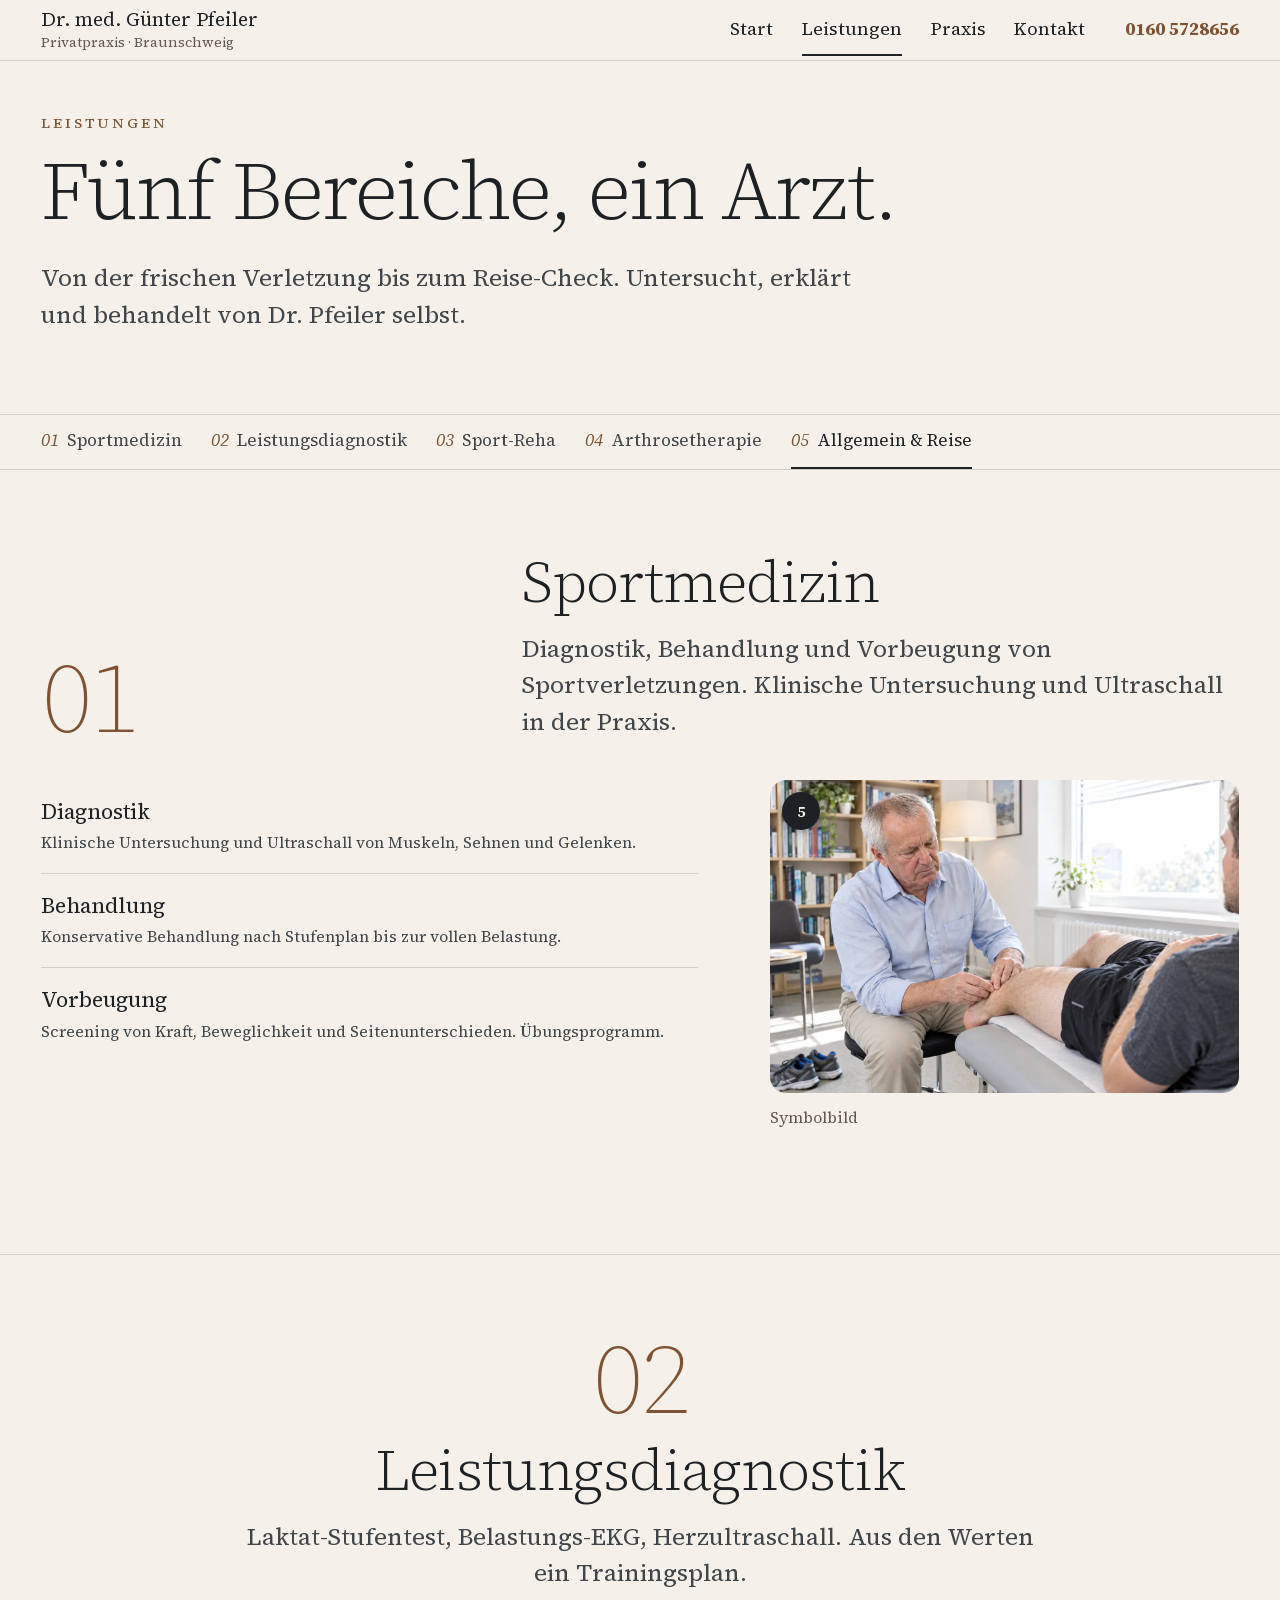
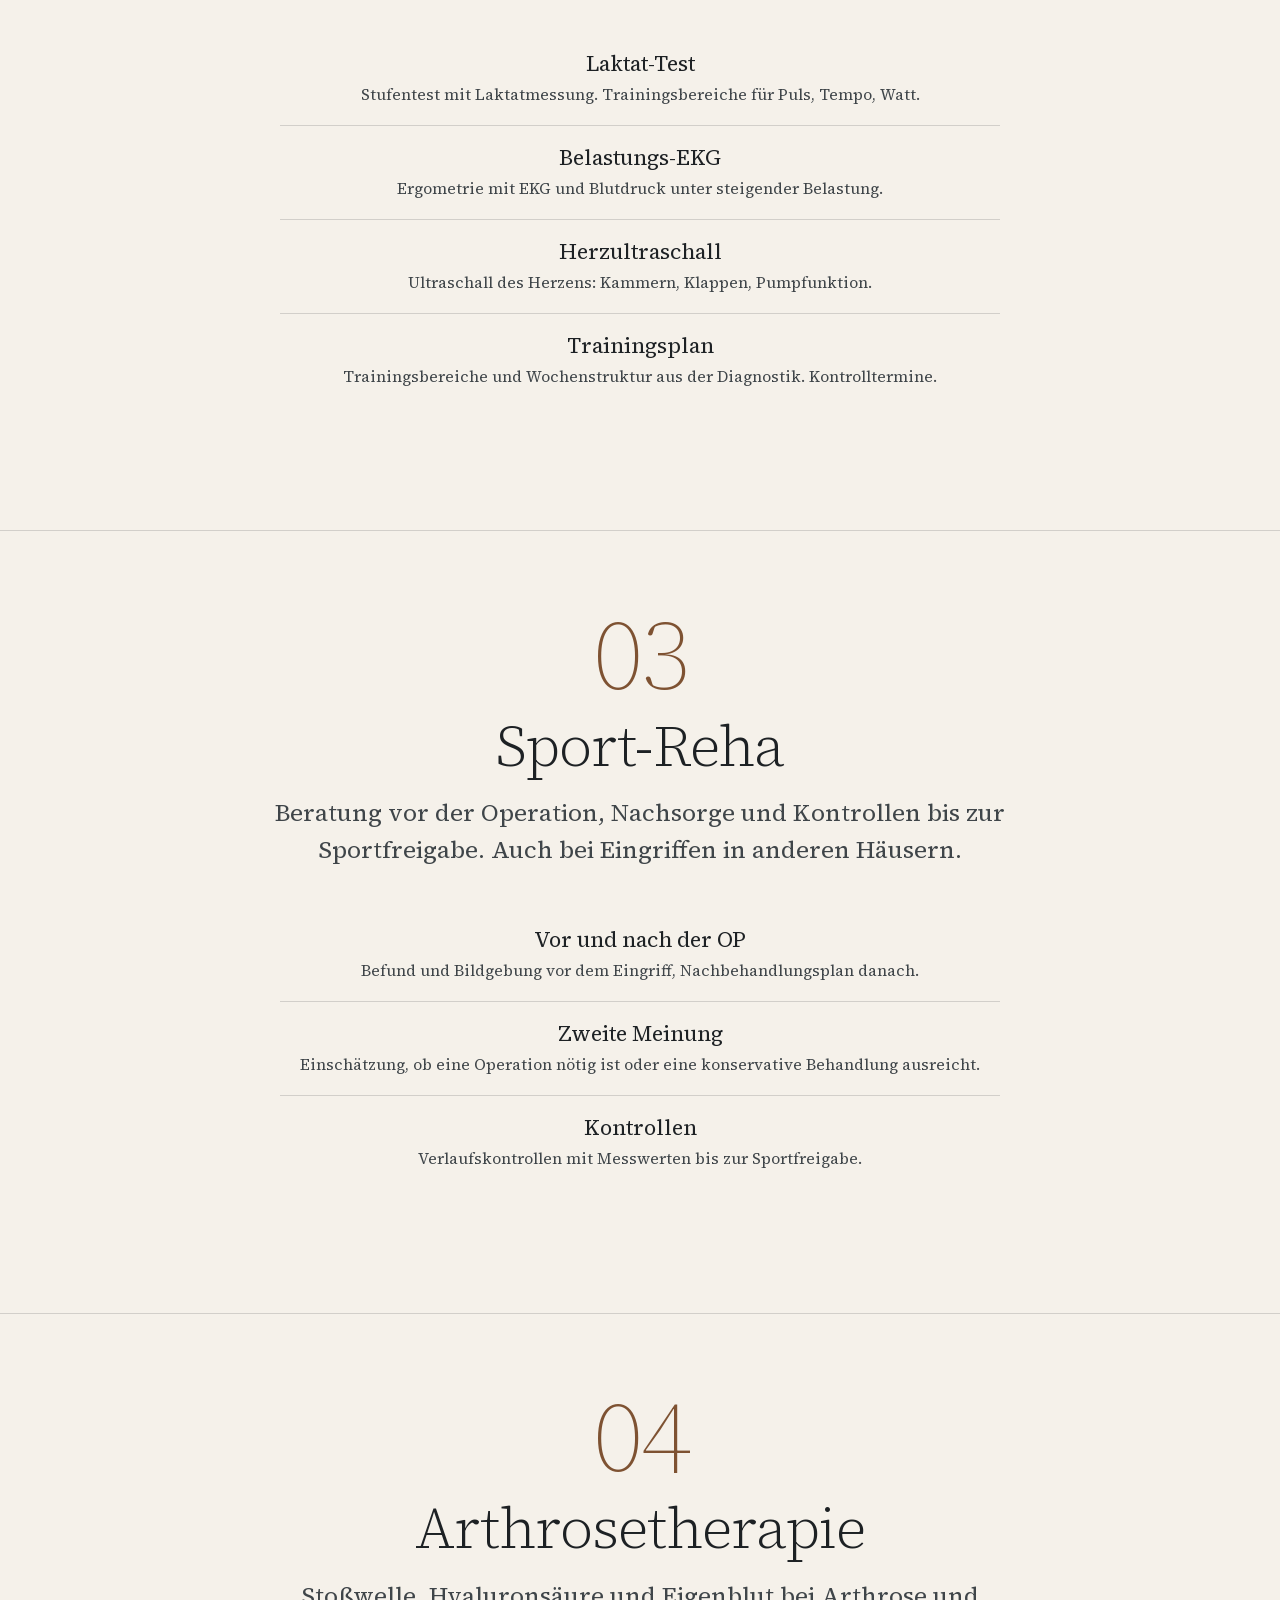
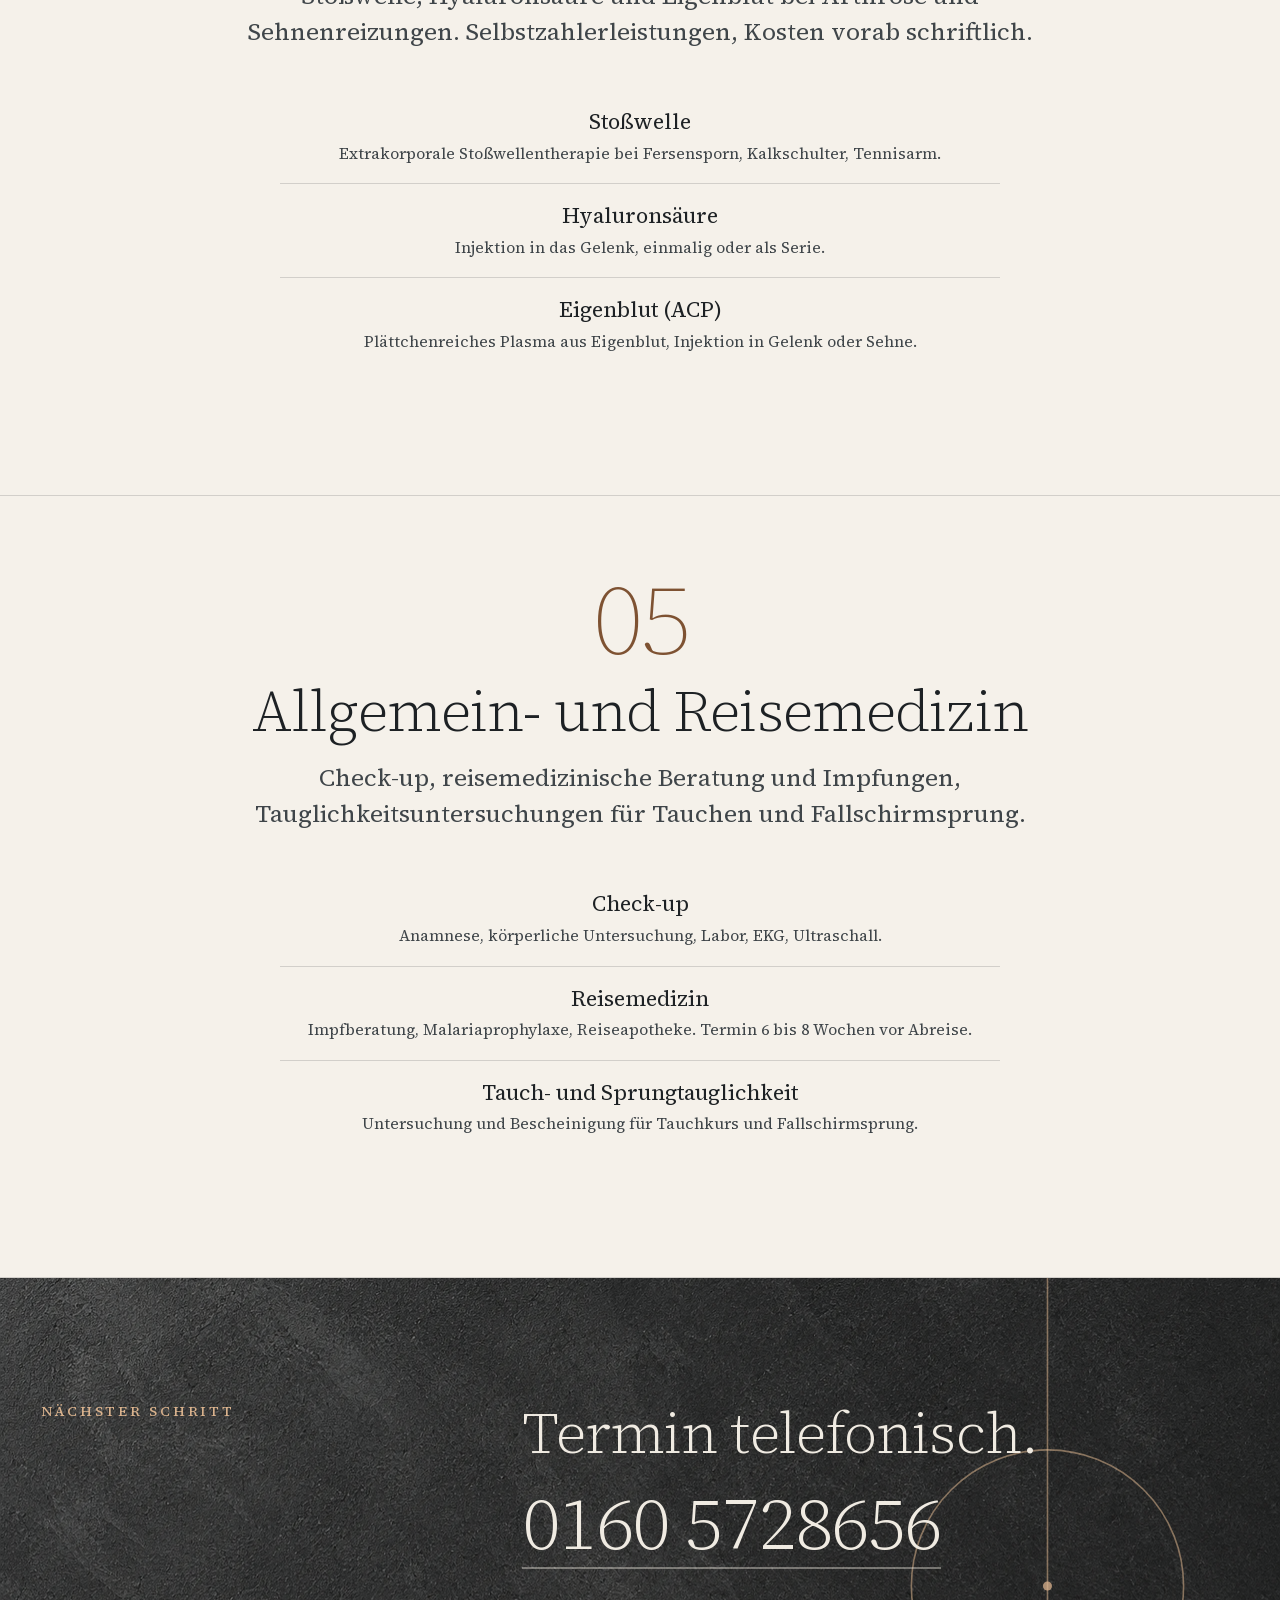
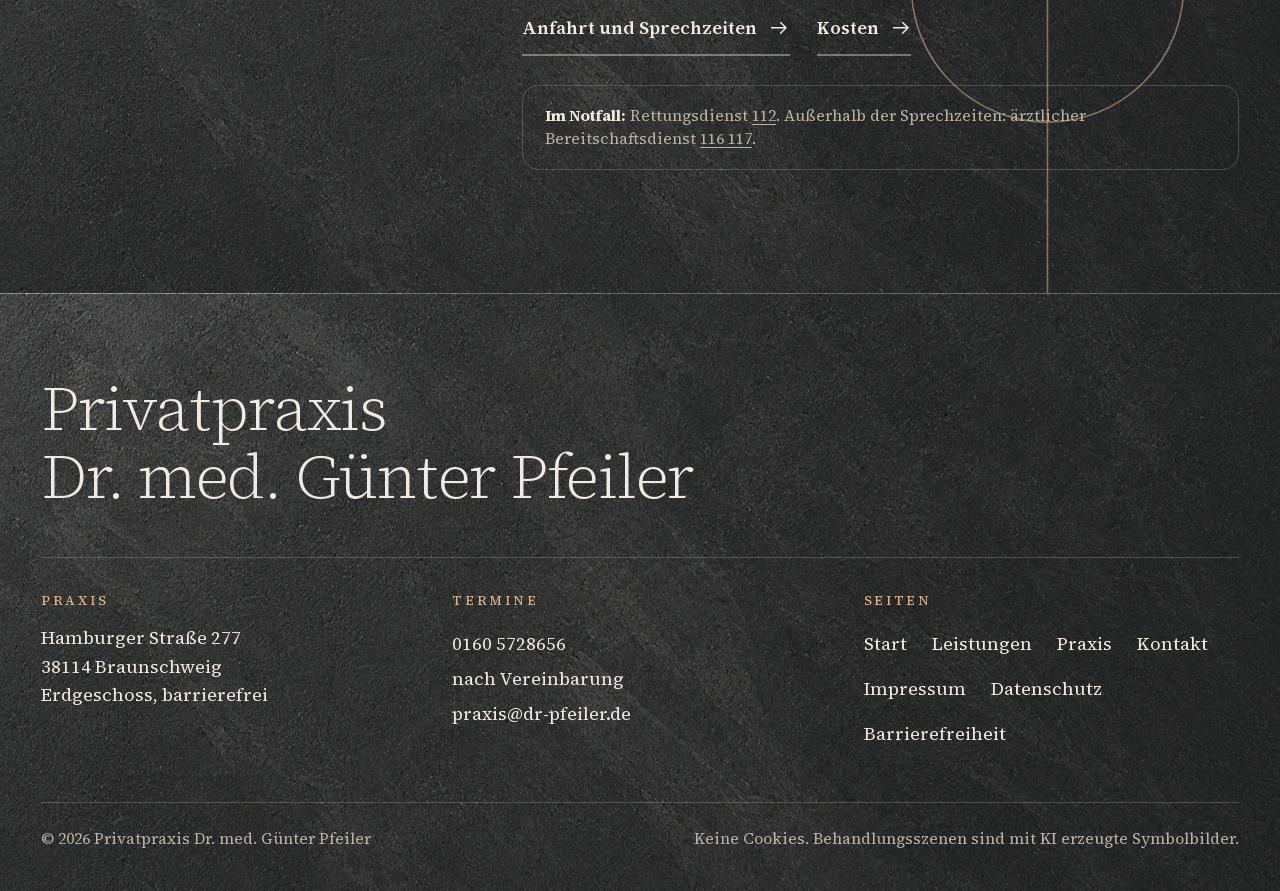
<file: web/leistungen.html>
<!DOCTYPE html>
<html lang="de">
<head>
<meta charset="utf-8">
<meta name="viewport" content="width=device-width, initial-scale=1, viewport-fit=cover">
<title>Leistungen — Dr. med. Günter Pfeiler, Braunschweig</title>
<meta name="description" content="Sportmedizin, Leistungsdiagnostik, Sport-Reha, Arthrosetherapie, Allgemein- und Reisemedizin.">
<meta name="robots" content="noindex, nofollow"><!-- ENTWURF: vor dem Livegang entfernen -->
<meta name="theme-color" content="#f5f1ea">
<link rel="preload" href="assets/fonts/source-serif-4.woff2" as="font" type="font/woff2" crossorigin>
<link rel="stylesheet" href="assets/css/edel.css?v=31">
<script>document.documentElement.className+=" js";try{if(localStorage.getItem("pfeiler-gross")==="1")document.documentElement.classList.add("gross")}catch(e){}</script>
<link rel="icon" href="data:image/svg+xml,%3Csvg xmlns='http://www.w3.org/2000/svg' viewBox='0 0 32 32'%3E%3Crect width='32' height='32' rx='6' fill='%231d2124'/%3E%3Ctext x='16' y='22' font-family='Georgia,serif' font-size='17' fill='%23f5f1ea' text-anchor='middle'%3EP%3C/text%3E%3C/svg%3E">
</head>
<body>
<a class="skip" href="#inhalt">Zum Inhalt springen</a>

<header class="kopf">
  <div class="wrap">
    <a class="marke" href="index.html"><span class="marke-text"><span class="titel-kurz">Dr. med. </span>Günter Pfeiler<small>Privatpraxis · Braunschweig</small></span></a>
    <nav class="nav" aria-label="Hauptmenü">
<a href="index.html">Start</a>
<a href="leistungen.html" aria-current="page">Leistungen</a>
<a href="praxis.html">Praxis</a>
<a href="kontakt.html">Kontakt</a>
<a class="nav-tel" href="tel:+491605728656">0160 5728656</a>
    </nav>
    <a class="kopf-tel" href="tel:+491605728656" aria-label="Anrufen: 0160 5728656"><svg viewBox="0 0 24 24" fill="none" stroke="currentColor" stroke-width="1.7" stroke-linecap="round" stroke-linejoin="round" aria-hidden="true"><path d="M5 4h4l2 5-2.5 1.5a11 11 0 0 0 5 5L15 13l5 2v4a2 2 0 0 1-2 2A16 16 0 0 1 3 6a2 2 0 0 1 2-2Z"/></svg></a>
    <button class="menue" type="button" aria-expanded="false" aria-controls="menue">Menü <i aria-hidden="true"></i></button>
  </div>
</header>
<nav class="menue-flaeche" id="menue" aria-label="Menü">
<a href="index.html">Start</a>
<a href="leistungen.html" aria-current="page">Leistungen</a>
<a href="praxis.html">Praxis</a>
<a href="kontakt.html">Kontakt</a>
<a class="menue-tel" href="tel:+491605728656"><svg viewBox="0 0 24 24" fill="none" stroke="currentColor" stroke-width="1.7" stroke-linecap="round" stroke-linejoin="round" aria-hidden="true"><path d="M5 4h4l2 5-2.5 1.5a11 11 0 0 0 5 5L15 13l5 2v4a2 2 0 0 1-2 2A16 16 0 0 1 3 6a2 2 0 0 1 2-2Z"/></svg> Termin: 0160 5728656</a>
  <div class="menue-fuss">
    <button class="schrift" type="button" aria-pressed="false"><span class="a1" aria-hidden="true">A</span><span class="a2" aria-hidden="true">A</span> Große Schrift</button>
<a href="impressum.html">Impressum</a>
<a href="datenschutz.html">Datenschutz</a>
<a href="barrierefreiheit.html">Barrierefreiheit</a>
  </div>
</nav>

<main id="inhalt" tabindex="-1">

  <section class="seitenkopf">
    <div class="wrap">
      <p class="kicker zeig">Leistungen</p>
      <h1 class="zeig" style="--dl:60ms">Fünf Bereiche, ein Arzt.</h1>
      <p class="lead zeig" style="--dl:120ms">Von der frischen Verletzung bis zum Reise-Check. Untersucht, erklärt und behandelt von Dr. Pfeiler selbst.</p>
    </div>
  </section>
  <nav class="sprung" aria-label="Bereiche"><div class="wrap"><a href="#sportmedizin"><i>01</i>Sportmedizin</a><a href="#leistungsdiagnostik"><i>02</i>Leistungsdiagnostik</a><a href="#sport-reha"><i>03</i>Sport-Reha</a><a href="#arthrosetherapie"><i>04</i>Arthrosetherapie</a><a href="#allgemeinmedizin"><i>05</i>Allgemein &amp; Reise</a></div></nav>

  <section class="bereich" id="sportmedizin" aria-labelledby="sportmedizin-t">
    <div class="wrap">
      <div class="bereich-kopf zeig"><span class="nr" aria-hidden="true">01</span><div><h2 id="sportmedizin-t">Sportmedizin</h2><p class="lead" style="margin-top:1rem">Diagnostik, Behandlung und Vorbeugung von Sportverletzungen. Klinische Untersuchung und Ultraschall in der Praxis.</p></div></div>
      <div class="bereich-raster">
        <div class="zeig"><figure class="bild-spalte"><div class="bild bild--breit"><img src="assets/img/leistung-sportmedizin.webp" width="1536" height="1024" loading="lazy" decoding="async" alt="Dr. Pfeiler tastet die Achillessehne eines Läufers ab (Symbolbild)"><span class="bild-nr" aria-hidden="true">5</span></div><figcaption class="bildunterschrift"><span class="symbol">Symbolbild</span></figcaption></figure></div>
        <div class="zeig" style="--dl:100ms"><dl class="punkte"><div><dt>Diagnostik</dt><dd>Klinische Untersuchung und Ultraschall von Muskeln, Sehnen und Gelenken.</dd></div><div><dt>Behandlung</dt><dd>Konservative Behandlung nach Stufenplan bis zur vollen Belastung.</dd></div><div><dt>Vorbeugung</dt><dd>Screening von Kraft, Beweglichkeit und Seitenunterschieden. Übungsprogramm.</dd></div></dl></div>
      </div>
    </div>
  </section>
  <section class="bereich bereich--zentriert" id="leistungsdiagnostik" aria-labelledby="leistungsdiagnostik-t">
    <div class="wrap">
      <div class="bereich-kopf zeig"><span class="nr" aria-hidden="true">02</span><div><h2 id="leistungsdiagnostik-t">Leistungsdiagnostik</h2><p class="lead" style="margin-top:1rem">Laktat-Stufentest, Belastungs-EKG, Herzultraschall. Aus den Werten ein Trainingsplan.</p></div></div>
      <div class="bereich-raster">
        
        <div class="zeig" style="--dl:100ms"><dl class="punkte"><div><dt>Laktat-Test</dt><dd>Stufentest mit Laktatmessung. Trainingsbereiche für Puls, Tempo, Watt.</dd></div><div><dt>Belastungs-EKG</dt><dd>Ergometrie mit EKG und Blutdruck unter steigender Belastung.</dd></div><div><dt>Herzultraschall</dt><dd>Ultraschall des Herzens: Kammern, Klappen, Pumpfunktion.</dd></div><div><dt>Trainingsplan</dt><dd>Trainingsbereiche und Wochenstruktur aus der Diagnostik. Kontrolltermine.</dd></div></dl><details class="todo"><summary>Intern</summary><p>Noch zu klären: welche Untersuchungen in der Praxis selbst stattfinden und welche in Kooperation.</p></details></div>
      </div>
    </div>
  </section>
  <section class="bereich bereich--zentriert" id="sport-reha" aria-labelledby="sport-reha-t">
    <div class="wrap">
      <div class="bereich-kopf zeig"><span class="nr" aria-hidden="true">03</span><div><h2 id="sport-reha-t">Sport-Reha</h2><p class="lead" style="margin-top:1rem">Beratung vor der Operation, Nachsorge und Kontrollen bis zur Sportfreigabe. Auch bei Eingriffen in anderen Häusern.</p></div></div>
      <div class="bereich-raster">
        
        <div class="zeig" style="--dl:100ms"><dl class="punkte"><div><dt>Vor und nach der OP</dt><dd>Befund und Bildgebung vor dem Eingriff, Nachbehandlungsplan danach.</dd></div><div><dt>Zweite Meinung</dt><dd>Einschätzung, ob eine Operation nötig ist oder eine konservative Behandlung ausreicht.</dd></div><div><dt>Kontrollen</dt><dd>Verlaufskontrollen mit Messwerten bis zur Sportfreigabe.</dd></div></dl></div>
      </div>
    </div>
  </section>
  <section class="bereich bereich--zentriert" id="arthrosetherapie" aria-labelledby="arthrosetherapie-t">
    <div class="wrap">
      <div class="bereich-kopf zeig"><span class="nr" aria-hidden="true">04</span><div><h2 id="arthrosetherapie-t">Arthrosetherapie</h2><p class="lead" style="margin-top:1rem">Stoßwelle, Hyaluronsäure und Eigenblut bei Arthrose und Sehnenreizungen. Selbstzahlerleistungen, Kosten vorab schriftlich.</p></div></div>
      <div class="bereich-raster">
        
        <div class="zeig" style="--dl:100ms"><dl class="punkte"><div><dt>Stoßwelle</dt><dd>Extrakorporale Stoßwellentherapie bei Fersensporn, Kalkschulter, Tennisarm.</dd></div><div><dt>Hyaluronsäure</dt><dd>Injektion in das Gelenk, einmalig oder als Serie.</dd></div><div><dt>Eigenblut (ACP)</dt><dd>Plättchenreiches Plasma aus Eigenblut, Injektion in Gelenk oder Sehne.</dd></div></dl><details class="todo"><summary>Intern</summary><p>Selbstzahlerleistungen; Kosten werden vorher schriftlich vereinbart. Evidenzhinweise (S3-Leitlinie) gehören ins Aufklärungsgespräch, nicht auf die Seite.</p></details></div>
      </div>
    </div>
  </section>
  <section class="bereich bereich--zentriert" id="allgemeinmedizin" aria-labelledby="allgemeinmedizin-t">
    <div class="wrap">
      <div class="bereich-kopf zeig"><span class="nr" aria-hidden="true">05</span><div><h2 id="allgemeinmedizin-t">Allgemein- und Reisemedizin</h2><p class="lead" style="margin-top:1rem">Check-up, reisemedizinische Beratung und Impfungen, Tauglichkeitsuntersuchungen für Tauchen und Fallschirmsprung.</p></div></div>
      <div class="bereich-raster">
        
        <div class="zeig" style="--dl:100ms"><dl class="punkte"><div><dt>Check-up</dt><dd>Anamnese, körperliche Untersuchung, Labor, EKG, Ultraschall.</dd></div><div><dt>Reisemedizin</dt><dd>Impfberatung, Malariaprophylaxe, Reiseapotheke. Termin 6 bis 8 Wochen vor Abreise.</dd></div><div><dt>Tauch- und Sprungtauglichkeit</dt><dd>Untersuchung und Bescheinigung für Tauchkurs und Fallschirmsprung.</dd></div></dl><details class="todo"><summary>Intern</summary><p>Abrechnungsangaben (GOÄ, Erstattung, Beihilfe) vor dem Livegang mit dem Arzt klären; die Redaktionstexte nannten teils Kassenleistungen.</p></details></div>
      </div>
    </div>
  </section>

  <section class="nacht abschnitt aufruf" aria-labelledby="aufruf-t" data-ruf-ende>
    <svg class="feld feld--mitte" viewBox="0 0 400 800" aria-hidden="true" focusable="false"><path pathLength="1" d="M200 0V800"/><circle pathLength="1" cx="200" cy="400" r="150"/><circle class="punkt" cx="200" cy="400" r="5"/></svg>
    <div class="wrap zweispalt">
      <p class="kicker zeig">Nächster Schritt</p>
      <div class="zeig" style="--dl:80ms">
        <h2 id="aufruf-t">Termin telefonisch.</h2>
        <a class="tel" href="tel:+491605728656">0160 5728656</a>
        <div class="aktionen"><a class="link" href="kontakt.html">Anfahrt und Sprechzeiten <svg viewBox="0 0 24 24" fill="none" stroke="currentColor" stroke-width="1.6" stroke-linecap="round" stroke-linejoin="round" aria-hidden="true"><path d="M4 12h16m-6-6 6 6-6 6"/></svg></a><a class="link" href="index.html#kosten">Kosten <svg viewBox="0 0 24 24" fill="none" stroke="currentColor" stroke-width="1.6" stroke-linecap="round" stroke-linejoin="round" aria-hidden="true"><path d="M4 12h16m-6-6 6 6-6 6"/></svg></a></div>
        <p class="notfall"><b>Im Notfall:</b> Rettungsdienst <a href="tel:112">112</a>. Außerhalb der Sprechzeiten: ärztlicher Bereitschaftsdienst <a href="tel:116117">116 117</a>.</p>
      </div>
    </div>
  </section>
</main>

<footer class="fuss" data-ruf-ende>
  <div class="wrap">
    <p class="gross">Privatpraxis<br>Dr. med. Günter Pfeiler</p>
    <div class="fuss-raster">
      <div><small>Praxis</small><address>Hamburger Straße 277<br>38114 Braunschweig<br>Erdgeschoss, barrierefrei</address></div>
      <div><small>Termine</small><a href="tel:+491605728656">0160 5728656</a><br>nach Vereinbarung<br><a href="mailto:praxis@dr-pfeiler.de">praxis@dr-pfeiler.de</a></div>
      <div><small>Seiten</small><nav aria-label="Fußzeile">
<a href="index.html">Start</a>
<a href="leistungen.html" aria-current="page">Leistungen</a>
<a href="praxis.html">Praxis</a>
<a href="kontakt.html">Kontakt</a>
<a href="impressum.html">Impressum</a>
<a href="datenschutz.html">Datenschutz</a>
<a href="barrierefreiheit.html">Barrierefreiheit</a>
      </nav></div>
    </div>
    <div class="zeile">
      <span>© 2026 Privatpraxis Dr. med. Günter Pfeiler</span>
      <span>Keine Cookies. Behandlungsszenen sind mit KI erzeugte Symbolbilder.</span>
    </div>
  </div>
</footer>

<nav class="ruf" aria-label="Schnellkontakt">
  <a class="primaer" href="tel:+491605728656"><svg viewBox="0 0 24 24" fill="none" stroke="currentColor" stroke-width="1.7" stroke-linecap="round" stroke-linejoin="round" aria-hidden="true"><path d="M5 4h4l2 5-2.5 1.5a11 11 0 0 0 5 5L15 13l5 2v4a2 2 0 0 1-2 2A16 16 0 0 1 3 6a2 2 0 0 1 2-2Z"/></svg> Anrufen</a>
  <a href="https://www.google.com/maps/dir/?api=1&amp;destination=52.27784%2C10.52268&amp;travelmode=driving" target="_blank" rel="noopener noreferrer"><svg viewBox="0 0 24 24" fill="none" stroke="currentColor" stroke-width="1.7" stroke-linecap="round" stroke-linejoin="round" aria-hidden="true"><path d="M12 21s-6-5.3-6-11a6 6 0 0 1 12 0c0 5.7-6 11-6 11Z"/><circle cx="12" cy="10" r="2.2"/></svg> Route <span class="sr-only">(öffnet Google Maps)</span></a>
</nav>

<script src="assets/js/edel.js?v=31" defer></script>
</body>
</html>
</file>
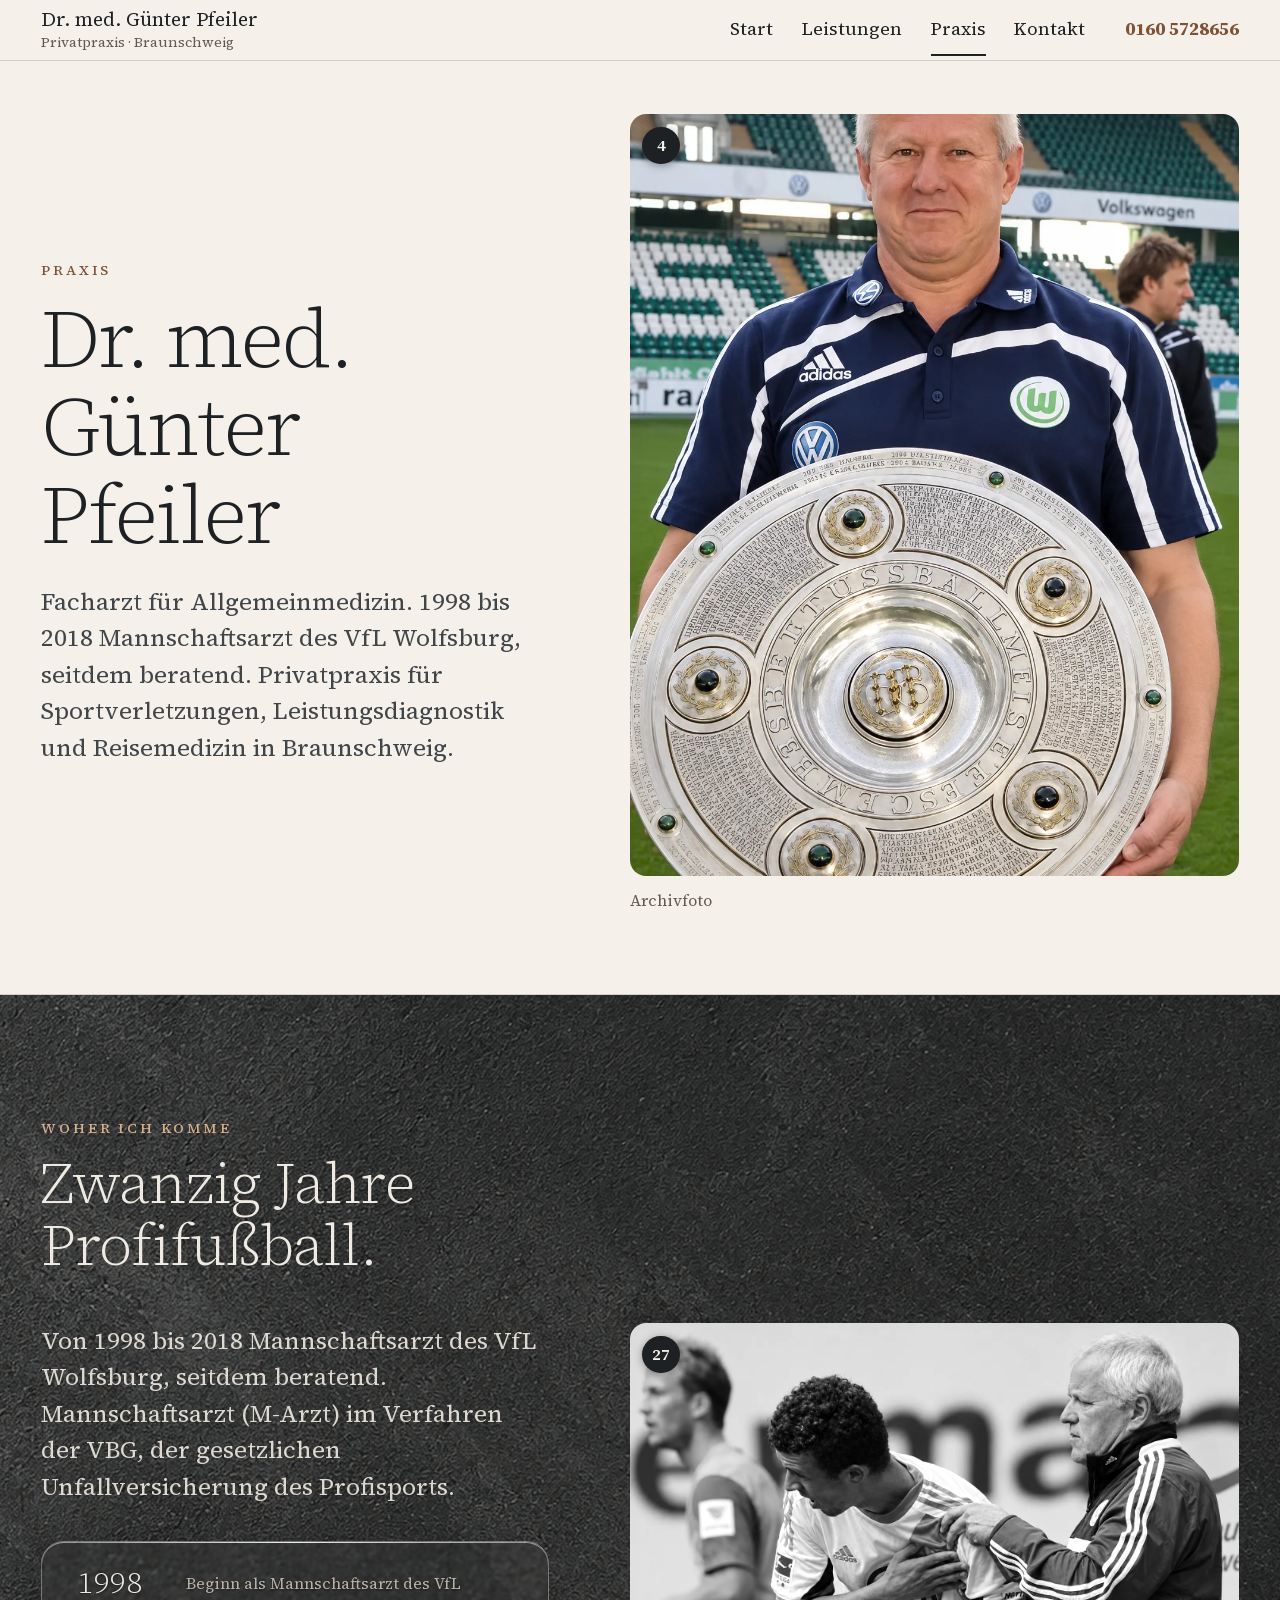
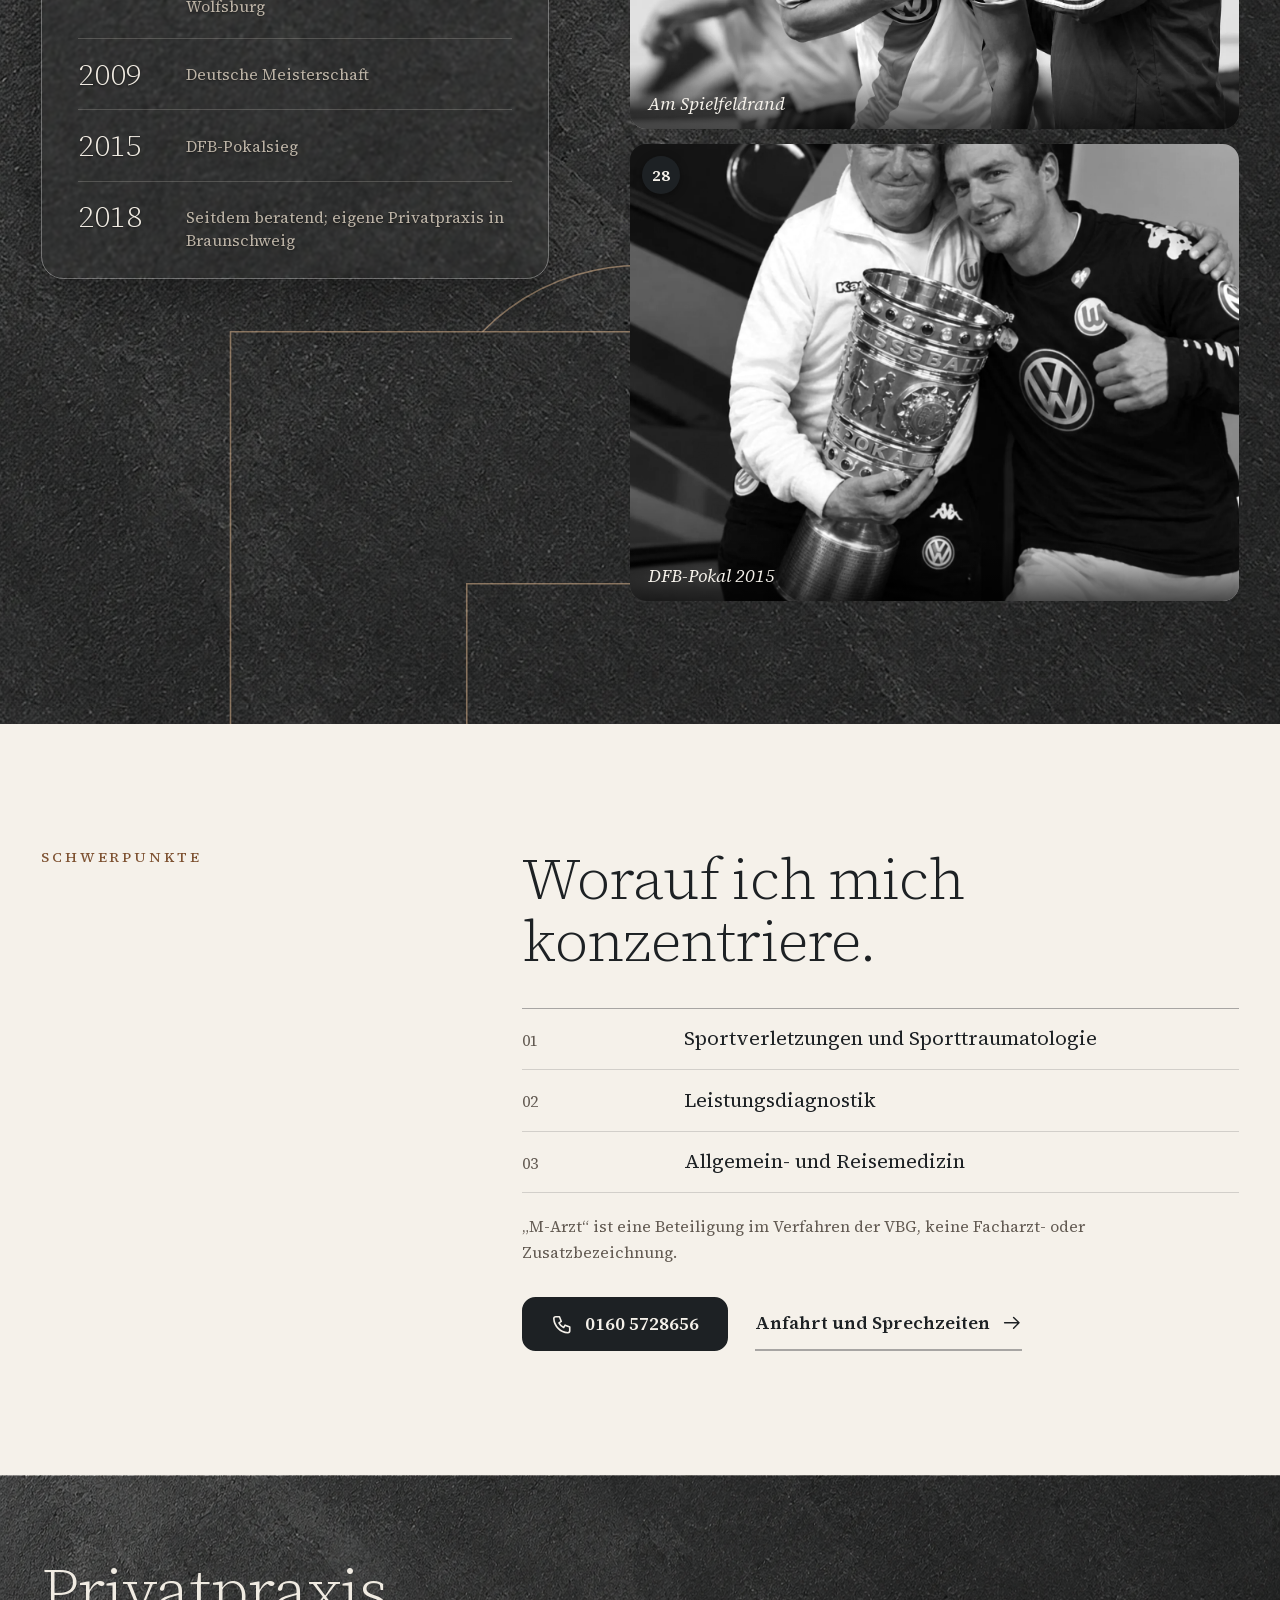
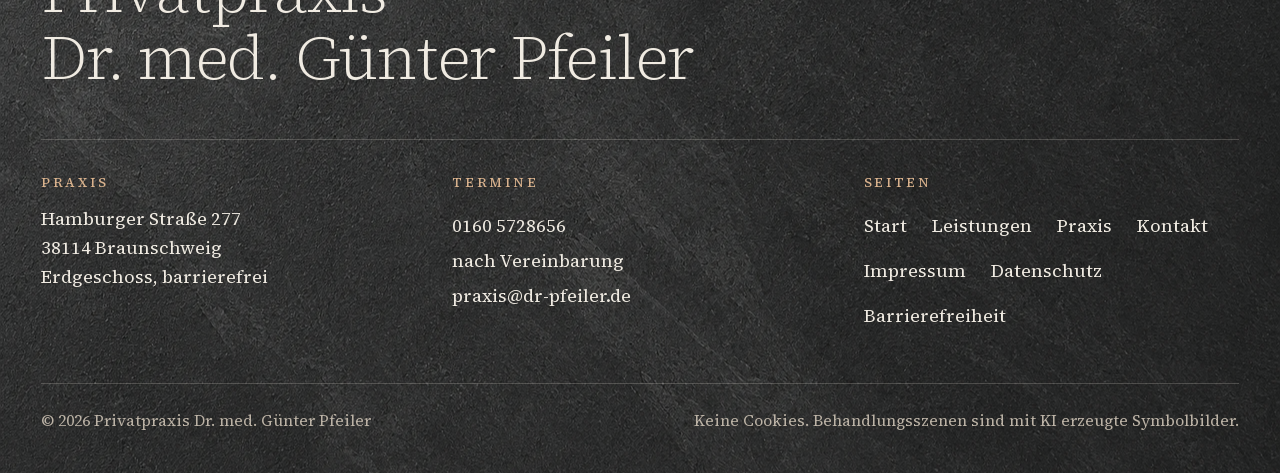
<file: web/praxis.html>
<!DOCTYPE html>
<html lang="de">
<head>
<meta charset="utf-8">
<meta name="viewport" content="width=device-width, initial-scale=1, viewport-fit=cover">
<title>Praxis — Dr. med. Günter Pfeiler, Braunschweig</title>
<meta name="description" content="Dr. med. Günter Pfeiler: Facharzt für Allgemeinmedizin, 1998 bis 2018 Mannschaftsarzt des VfL Wolfsburg.">
<meta name="robots" content="noindex, nofollow"><!-- ENTWURF: vor dem Livegang entfernen -->
<meta name="theme-color" content="#f5f1ea">
<link rel="preload" href="assets/fonts/source-serif-4.woff2" as="font" type="font/woff2" crossorigin>
<link rel="stylesheet" href="assets/css/edel.css?v=31">
<script>document.documentElement.className+=" js";try{if(localStorage.getItem("pfeiler-gross")==="1")document.documentElement.classList.add("gross")}catch(e){}</script>
<link rel="icon" href="data:image/svg+xml,%3Csvg xmlns='http://www.w3.org/2000/svg' viewBox='0 0 32 32'%3E%3Crect width='32' height='32' rx='6' fill='%231d2124'/%3E%3Ctext x='16' y='22' font-family='Georgia,serif' font-size='17' fill='%23f5f1ea' text-anchor='middle'%3EP%3C/text%3E%3C/svg%3E">
</head>
<body>
<a class="skip" href="#inhalt">Zum Inhalt springen</a>

<header class="kopf">
  <div class="wrap">
    <a class="marke" href="index.html"><span class="marke-text"><span class="titel-kurz">Dr. med. </span>Günter Pfeiler<small>Privatpraxis · Braunschweig</small></span></a>
    <nav class="nav" aria-label="Hauptmenü">
<a href="index.html">Start</a>
<a href="leistungen.html">Leistungen</a>
<a href="praxis.html" aria-current="page">Praxis</a>
<a href="kontakt.html">Kontakt</a>
<a class="nav-tel" href="tel:+491605728656">0160 5728656</a>
    </nav>
    <a class="kopf-tel" href="tel:+491605728656" aria-label="Anrufen: 0160 5728656"><svg viewBox="0 0 24 24" fill="none" stroke="currentColor" stroke-width="1.7" stroke-linecap="round" stroke-linejoin="round" aria-hidden="true"><path d="M5 4h4l2 5-2.5 1.5a11 11 0 0 0 5 5L15 13l5 2v4a2 2 0 0 1-2 2A16 16 0 0 1 3 6a2 2 0 0 1 2-2Z"/></svg></a>
    <button class="menue" type="button" aria-expanded="false" aria-controls="menue">Menü <i aria-hidden="true"></i></button>
  </div>
</header>
<nav class="menue-flaeche" id="menue" aria-label="Menü">
<a href="index.html">Start</a>
<a href="leistungen.html">Leistungen</a>
<a href="praxis.html" aria-current="page">Praxis</a>
<a href="kontakt.html">Kontakt</a>
<a class="menue-tel" href="tel:+491605728656"><svg viewBox="0 0 24 24" fill="none" stroke="currentColor" stroke-width="1.7" stroke-linecap="round" stroke-linejoin="round" aria-hidden="true"><path d="M5 4h4l2 5-2.5 1.5a11 11 0 0 0 5 5L15 13l5 2v4a2 2 0 0 1-2 2A16 16 0 0 1 3 6a2 2 0 0 1 2-2Z"/></svg> Termin: 0160 5728656</a>
  <div class="menue-fuss">
    <button class="schrift" type="button" aria-pressed="false"><span class="a1" aria-hidden="true">A</span><span class="a2" aria-hidden="true">A</span> Große Schrift</button>
<a href="impressum.html">Impressum</a>
<a href="datenschutz.html">Datenschutz</a>
<a href="barrierefreiheit.html">Barrierefreiheit</a>
  </div>
</nav>

<main id="inhalt" tabindex="-1">

  <section class="seitenkopf">
    <div class="wrap person">
      <div>
        <p class="kicker zeig">Praxis</p>
        <h1 class="zeig" style="--dl:60ms">Dr. med. Günter Pfeiler</h1>
        <p class="lead zeig" style="--dl:120ms">Facharzt für Allgemeinmedizin. 1998 bis 2018 Mannschaftsarzt des VfL Wolfsburg, seitdem beratend. Privatpraxis für Sportverletzungen, Leistungsdiagnostik und Reisemedizin in Braunschweig.</p>
        <details class="todo"><summary>Intern</summary><p>Zu bestätigen: Facharztbezeichnung, VfL-Zeitraum 1998–2018 (seitdem beratend), frühere Oberarzt-Tätigkeit am HEH Braunschweig. Quellen öffentlich, nicht vom Arzt bestätigt. Porträt vorläufig Archivfoto.</p></details>
      </div>
      <figure class="zeig" style="--dl:160ms;margin:0">
        <div class="bild bild--hoch"><img src="assets/img/foto-03-meisterschale.webp" width="1024" height="1536" loading="eager" alt="Dr. med. Günter Pfeiler mit der Meisterschale in der Arena des VfL Wolfsburg"><span class="bild-nr" aria-hidden="true">4</span></div>
        <figcaption class="bildunterschrift"><span class="symbol">Archivfoto</span></figcaption>
      </figure>
    </div>
  </section>



  <section class="nacht abschnitt" aria-labelledby="chronik-titel">
    <svg class="feld feld--strafraum" viewBox="0 0 800 420" aria-hidden="true" focusable="false"><path pathLength="1" d="M0 420H800"/><path pathLength="1" d="M140 420V170H660V420"/><path pathLength="1" d="M290 420V330H510V420"/><path pathLength="1" d="M300 170A140 140 0 0 1 500 170"/><circle class="punkt" cx="400" cy="250" r="5"/></svg>
    <div class="wrap">
      <p class="kicker zeig">Woher ich komme</p>
      <h2 id="chronik-titel" class="zeig" style="--dl:80ms;max-width:12em">Zwanzig Jahre Profifußball.</h2>
      <div class="chronik">
        <div class="zeig">
          <p class="lead">Von 1998 bis 2018 Mannschaftsarzt des VfL Wolfsburg, seitdem beratend. Mannschaftsarzt (M-Arzt) im Verfahren der VBG, der gesetzlichen Unfallversicherung des Profisports.</p>
          <div class="glas" style="margin-top:2rem;padding-block:.3rem"><ol class="zeitleiste">
            <li><b>1998</b><span>Beginn als Mannschaftsarzt des VfL Wolfsburg</span></li>
            <li><b>2009</b><span>Deutsche Meisterschaft</span></li>
            <li><b>2015</b><span>DFB-Pokalsieg</span></li>
            <li><b>2018</b><span>Seitdem beratend; eigene Privatpraxis in Braunschweig</span></li>
          </ol></div>
          <details class="todo"><summary>Intern</summary><p>Jahreszahlen und Vereinsnennung mit Dr. Pfeiler bestätigen. Bildrechte (Fotograf, Verein) und Einwilligung der abgebildeten Spieler klären.</p></details>
        </div>
        <div class="archiv zeig" style="--dl:120ms">
          <figure class="bild a1"><img src="assets/img/foto-01-spielfeldrand.webp" width="1536" height="1024" loading="lazy" alt="Dr. Pfeiler untersucht am Spielfeldrand die Schulter eines Spielers"><figcaption>Am Spielfeldrand</figcaption><span class="bild-nr" aria-hidden="true">27</span></figure>
          <figure class="bild a2"><img src="assets/img/foto-02-dfb-pokal.webp" width="1536" height="1536" loading="lazy" alt="Dr. Pfeiler mit dem DFB-Pokal"><figcaption>DFB-Pokal 2015</figcaption><span class="bild-nr" aria-hidden="true">28</span></figure>
        </div>
      </div>
    </div>
  </section>

  <section class="abschnitt" aria-labelledby="schwer-t" data-ruf-ende>
    <div class="wrap zweispalt">
      <p class="kicker zeig">Schwerpunkte</p>
      <div>
        <h2 id="schwer-t" class="zeig">Worauf ich mich konzentriere.</h2>
        <dl class="fakten zeig" style="--dl:100ms">
          <div><dt>01</dt><dd>Sportverletzungen und Sporttraumatologie</dd></div>
          <div><dt>02</dt><dd>Leistungsdiagnostik</dd></div>
          <div><dt>03</dt><dd>Allgemein- und Reisemedizin</dd></div>
        </dl>
        <p class="gedaempft zeig" style="margin-top:1.2rem;font-size:var(--t-klein)">„M-Arzt“ ist eine Beteiligung im Verfahren der VBG, keine Facharzt- oder Zusatzbezeichnung.</p>
        <div class="aktionen zeig"><a class="knopf" href="tel:+491605728656"><svg viewBox="0 0 24 24" fill="none" stroke="currentColor" stroke-width="1.7" stroke-linecap="round" stroke-linejoin="round" aria-hidden="true"><path d="M5 4h4l2 5-2.5 1.5a11 11 0 0 0 5 5L15 13l5 2v4a2 2 0 0 1-2 2A16 16 0 0 1 3 6a2 2 0 0 1 2-2Z"/></svg> 0160 5728656</a><a class="link" href="kontakt.html">Anfahrt und Sprechzeiten <svg viewBox="0 0 24 24" fill="none" stroke="currentColor" stroke-width="1.6" stroke-linecap="round" stroke-linejoin="round" aria-hidden="true"><path d="M4 12h16m-6-6 6 6-6 6"/></svg></a></div>
      </div>
    </div>
  </section>
</main>

<footer class="fuss" data-ruf-ende>
  <div class="wrap">
    <p class="gross">Privatpraxis<br>Dr. med. Günter Pfeiler</p>
    <div class="fuss-raster">
      <div><small>Praxis</small><address>Hamburger Straße 277<br>38114 Braunschweig<br>Erdgeschoss, barrierefrei</address></div>
      <div><small>Termine</small><a href="tel:+491605728656">0160 5728656</a><br>nach Vereinbarung<br><a href="mailto:praxis@dr-pfeiler.de">praxis@dr-pfeiler.de</a></div>
      <div><small>Seiten</small><nav aria-label="Fußzeile">
<a href="index.html">Start</a>
<a href="leistungen.html">Leistungen</a>
<a href="praxis.html" aria-current="page">Praxis</a>
<a href="kontakt.html">Kontakt</a>
<a href="impressum.html">Impressum</a>
<a href="datenschutz.html">Datenschutz</a>
<a href="barrierefreiheit.html">Barrierefreiheit</a>
      </nav></div>
    </div>
    <div class="zeile">
      <span>© 2026 Privatpraxis Dr. med. Günter Pfeiler</span>
      <span>Keine Cookies. Behandlungsszenen sind mit KI erzeugte Symbolbilder.</span>
    </div>
  </div>
</footer>

<nav class="ruf" aria-label="Schnellkontakt">
  <a class="primaer" href="tel:+491605728656"><svg viewBox="0 0 24 24" fill="none" stroke="currentColor" stroke-width="1.7" stroke-linecap="round" stroke-linejoin="round" aria-hidden="true"><path d="M5 4h4l2 5-2.5 1.5a11 11 0 0 0 5 5L15 13l5 2v4a2 2 0 0 1-2 2A16 16 0 0 1 3 6a2 2 0 0 1 2-2Z"/></svg> Anrufen</a>
  <a href="https://www.google.com/maps/dir/?api=1&amp;destination=52.27784%2C10.52268&amp;travelmode=driving" target="_blank" rel="noopener noreferrer"><svg viewBox="0 0 24 24" fill="none" stroke="currentColor" stroke-width="1.7" stroke-linecap="round" stroke-linejoin="round" aria-hidden="true"><path d="M12 21s-6-5.3-6-11a6 6 0 0 1 12 0c0 5.7-6 11-6 11Z"/><circle cx="12" cy="10" r="2.2"/></svg> Route <span class="sr-only">(öffnet Google Maps)</span></a>
</nav>

<script src="assets/js/edel.js?v=31" defer></script>
</body>
</html>
</file>
<file: web/assets/css/edel.css>
/* Privatpraxis Dr. Pfeiler — Stil „Edel“, Fassung 2 (26.09.2026, nach Recherche)
   Hell-only. Fließtext 18 px, Kontrast ≥ 7:1. Serifen nur in Überschriften ≥ 28 px.
   Kopf 60 px, opak beim Scrollen. Unten schwebende Leiste (Anrufen, Route), erscheint nach dem Titel.
   WCAG 2.2 AA: Fokus nie verdeckt (scroll-padding), Ziele ≥ 44 px, Reflow bei 320 px, Text-Spacing-fest. */

@font-face{font-family:'Source Serif 4';src:url('../fonts/source-serif-4.woff2') format('woff2');font-weight:200 900;font-style:normal;font-display:swap}
@font-face{font-family:'Source Serif 4';src:url('../fonts/source-serif-4-italic.woff2') format('woff2');font-weight:200 900;font-style:italic;font-display:swap}

:root{
  --papier:#f5f1ea; --papier-2:#ece6db; --papier-3:#e1dacc;
  --tinte:#1d2124;            /* 15:1 auf Papier */
  --tinte-2:#3f4549;          /* 9:1 */
  --mute:#625a52;             /* 6:1, für Nebentext */
  --linie:rgba(29,33,36,.16); --linie-stark:rgba(29,33,36,.36);
  --cognac:#7e5232;           /* 6:1 auf Papier, auch als Text ok */
  --cognac-hell:#d9b28d;
  --nacht:#24272a; --nacht-text:#f0ebe2; --nacht-mute:#bcb3a6; --nacht-linie:rgba(240,235,226,.2);

  --serif:'Source Serif 4',Georgia,'Times New Roman',serif;
  --sans:var(--serif);   /* eine Schrift für alles */

  --t-klein:.875rem;
  --t-text:1rem;                                    /* = 18 px (html 112.5 %) */
  --t-lead:clamp(1.15rem,1.05rem + .5vw,1.35rem);
  --t-h3:clamp(1.3rem,1.15rem + .7vw,1.6rem);
  --t-h2:clamp(2rem,1.4rem + 2.8vw,3.2rem);
  --t-h1:clamp(2.4rem,1.3rem + 5.6vw,5.4rem);

  --rand:clamp(1rem,.5rem + 2.5vw,3rem);
  --breite:76rem;
  --abschnitt:clamp(4rem,2.6rem + 6vw,8.5rem);
  --abschnitt-klein:clamp(2.8rem,2rem + 3.5vw,5rem);

  --kopf:60px;                 /* feste Höhe in px, damit scroll-padding stimmt (WCAG 2.4.11) */
  --leiste:0px;                /* Platz für die untere Leiste, nur schmal */
  --dauer:1.8s; --ease:cubic-bezier(.16,1,.3,1); --ease-ruhig:cubic-bezier(.22,.61,.36,1);
  color-scheme:light;
}

*,*::before,*::after{box-sizing:border-box}
html{font-size:112.5%;-webkit-text-size-adjust:100%;text-size-adjust:100%;
  scroll-padding-top:calc(var(--kopf) + 24px);scroll-padding-bottom:calc(var(--leiste) + 24px)}
html.gross{font-size:137.5%}   /* „Große Schrift“: 22 px Fließtext (bfit-Empfehlung für Textblöcke) */
@media (prefers-reduced-motion:no-preference){html{scroll-behavior:smooth}}
body{margin:0;background:var(--papier);color:var(--tinte);font:400 var(--t-text)/1.6 var(--sans);
  -webkit-font-smoothing:antialiased;padding-bottom:var(--leiste)}
img{display:block;max-width:100%;height:auto}
a{color:inherit;text-decoration-thickness:1px;text-underline-offset:.2em}
h1,h2,h3{font-family:var(--serif);font-weight:300;line-height:1.08;letter-spacing:-.015em;margin:0;text-wrap:balance;hyphens:auto;overflow-wrap:break-word}
h1{font-size:var(--t-h1);letter-spacing:-.025em}
h2{font-size:var(--t-h2)}
h3{font-size:var(--t-h3);font-weight:400;line-height:1.25}
p{margin:0}
p+p{margin-top:1em}
:focus-visible{outline:3px solid var(--cognac);outline-offset:3px;border-radius:3px}
.nacht :focus-visible,.titel :focus-visible,.ruf :focus-visible,.kopf--auf-bild :focus-visible{outline-color:var(--cognac-hell)}
.skip{position:absolute;left:-999px;top:0;z-index:200;background:var(--tinte);color:var(--papier);padding:.8rem 1.2rem;font-weight:700;text-decoration:none}
.skip:focus{left:1rem;top:1rem}
main:focus{outline:none}
.sr-only{position:absolute;width:1px;height:1px;overflow:hidden;clip:rect(0 0 0 0);white-space:nowrap}

.wrap{width:100%;max-width:var(--breite);margin-inline:auto;padding-inline:var(--rand)}
.abschnitt{padding-block:var(--abschnitt)}
.abschnitt--klein{padding-block:var(--abschnitt-klein)}
.kicker{font:500 .8rem/1.3 var(--serif);letter-spacing:.2em;text-transform:uppercase;color:var(--cognac)}
.kicker+h1,.kicker+h2{margin-top:.8rem}
.lead{font-size:var(--t-lead);line-height:1.5;color:var(--tinte-2);max-width:34em}
.gedaempft{color:var(--mute)}
.symbol{font-size:var(--t-klein);color:var(--mute);margin-top:.7rem}

/* Knöpfe und Links: ≥ 48 px hoch */
.knopf{display:inline-flex;align-items:center;justify-content:center;gap:.6rem;min-height:3rem;padding:0 1.5rem;border-radius:.75rem;
  background:var(--tinte);color:var(--papier);font:600 1rem/1.2 var(--sans);text-decoration:none;border:2px solid var(--tinte);
  transition:background .25s,color .25s}
.knopf:hover{background:var(--papier);color:var(--tinte)}
.knopf:active{transform:translateY(1px)}
.knopf--hell{background:var(--papier);color:var(--tinte);border-color:var(--papier)}
.knopf--hell:hover{background:transparent;color:var(--papier)}
.knopf--rand{background:transparent;color:var(--tinte);border-color:var(--linie-stark)}
.knopf--rand:hover{background:var(--tinte);color:var(--papier);border-color:var(--tinte)}
.knopf svg{width:1.25rem;height:1.25rem;flex:none}
.link{display:inline-flex;align-items:center;gap:.6rem;min-height:3rem;font:600 1rem/1.2 var(--sans);text-decoration:none;
  border-bottom:2px solid var(--linie-stark);transition:border-color .25s,gap .3s var(--ease)}
.link svg{width:1.2rem;height:1.2rem;flex:none;transition:transform .3s var(--ease)}
.link:hover{border-color:currentColor}
.link:hover svg{transform:translateX(.25rem)}
.aktionen{display:flex;flex-wrap:wrap;align-items:center;gap:.9rem 1.5rem;margin-top:1.8rem}

/* ---------- Kopf: 60 px, opak beim Scrollen, versteckt sich beim Runterscrollen ---------- */
.kopf{position:fixed;inset:0 0 auto;z-index:50;padding-top:env(safe-area-inset-top);color:var(--tinte);
  background:var(--papier);border-bottom:1px solid var(--linie);
  transition:transform .7s var(--ease),background .7s,border-color .7s,color .7s}
.kopf .wrap{display:flex;align-items:center;gap:8px;min-height:var(--kopf);padding-inline:16px}
@media (min-width:900px){.kopf .wrap{padding-inline:var(--rand)}}
.marke{font:400 19px/1.15 var(--serif);text-decoration:none;margin-right:auto;min-width:0;padding:.4rem 0;white-space:nowrap;overflow:hidden;text-overflow:ellipsis}
@media (max-width:420px){.marke{font-size:16px}.marke small{font-size:12.5px}}
@media (max-width:360px){.marke .titel-kurz{display:none}}
.marke small{display:block;font:400 14px/1.2 var(--sans);color:var(--mute);margin-top:.15rem}
.nav{display:none;gap:1.6rem;align-items:center;font:400 1rem/1 var(--sans)}
.nav a{text-decoration:none;padding:.9rem 0;border-bottom:2px solid transparent;transition:border-color .25s}
.nav a:hover,.nav a[aria-current=page]{border-color:currentColor}
.nav .nav-tel{font-weight:700;color:var(--cognac);margin-left:.6rem}
.kopf-tel{display:inline-flex;align-items:center;justify-content:center;width:48px;height:48px;border-radius:50%;color:inherit;text-decoration:none;
  border:1.5px solid currentColor;flex:none}
.kopf-tel svg{width:22px;height:22px}
.menue{appearance:none;background:none;border:0;color:inherit;font:600 17px/1 var(--sans);min-height:48px;padding:0 2px 0 10px;
  cursor:pointer;display:inline-flex;align-items:center;gap:9px;flex:none}
.menue i{display:block;width:22px;height:9px;border-block:2px solid currentColor;transition:transform .3s var(--ease)}
.menue[aria-expanded=true] i{transform:scaleX(.6)}
.kopf.versteckt{transform:translateY(-100%)}
/* über dem Titelbild: durchsichtig und hell */
.kopf--auf-bild.oben{background:transparent;border-color:transparent;color:#f5f1ea}
.kopf--auf-bild.oben .marke small{color:rgba(245,241,234,.8)}
.kopf--auf-bild.oben .nav .nav-tel{color:#f5f1ea}
@media (min-width:960px){.nav{display:flex}.menue,.kopf-tel{display:none}}

.menue-flaeche{position:fixed;inset:0;z-index:49;background:var(--papier);overflow:auto;
  padding:calc(var(--kopf) + env(safe-area-inset-top) + 1.5rem) var(--rand) 2rem;
  display:flex;flex-direction:column;gap:0;opacity:0;visibility:hidden;transition:opacity .3s var(--ease),visibility .3s}
.menue-flaeche a{font:300 clamp(1.9rem,1.2rem + 3vw,2.6rem)/1.3 var(--serif);text-decoration:none;border-bottom:1px solid var(--linie);padding:.7rem 0;min-height:3rem}
.menue-flaeche a[aria-current=page]{color:var(--cognac)}
.menue-flaeche .menue-tel{margin-top:1.4rem;font:600 1.05rem/1.2 var(--sans);border:0;color:var(--cognac);display:inline-flex;align-items:center;gap:.6rem}
.menue-flaeche .menue-tel svg{width:1.3rem;height:1.3rem}
.menue-fuss{margin-top:auto;padding-top:1.5rem;border-top:1px solid var(--linie);display:flex;flex-wrap:wrap;gap:.8rem 1.4rem;align-items:center}
.schrift{appearance:none;background:none;border:1.5px solid var(--linie-stark);border-radius:.75rem;color:inherit;font:600 .95rem/1.2 var(--sans);
  min-height:3rem;padding:0 1.1rem;cursor:pointer;display:inline-flex;align-items:center;gap:.6rem}
.schrift[aria-pressed=true]{background:var(--tinte);color:var(--papier);border-color:var(--tinte)}
.schrift .a1{font:600 .8rem/1 var(--serif)}
.schrift .a2{font:600 1.25rem/1 var(--serif)}
body.menue-offen .menue-flaeche{opacity:1;visibility:visible}
body.menue-offen .kopf{transform:none;background:var(--papier);border-color:var(--linie);color:var(--tinte)}
body.menue-offen .kopf .marke small{color:var(--mute)}
body.menue-offen{overflow:hidden}

/* ---------- Titelbild: nicht Vollbild, Text unten, dunkler Verlauf für Kontrast ---------- */
.titel{position:relative;min-height:min(72svh,44rem);display:flex;align-items:flex-end;color:#f5f1ea;overflow:hidden;background:#3a3532}
.titel>img{position:absolute;inset:0;width:100%;height:100%;object-fit:cover;object-position:44% 30%}
@media (min-width:900px){.titel>img{object-position:50% 12%}}
.titel::after{content:"";position:absolute;inset:0;
  background:linear-gradient(180deg,rgba(20,18,16,.55) 0%,rgba(20,18,16,.05) 22%,rgba(20,18,16,0) 38%,rgba(20,18,16,.6) 60%,rgba(20,18,16,.9) 100%)}
.titel .wrap{position:relative;z-index:1;padding-top:calc(var(--kopf) + 5rem);padding-bottom:clamp(2rem,1.5rem + 3vw,3.5rem)}
.titel .ueberzeile{font:500 .85rem/1.3 var(--serif);letter-spacing:.2em;text-transform:uppercase;color:rgba(245,241,234,.9)}
.titel h1{margin-top:.5rem;max-width:12em;hyphens:manual;font-size:clamp(2.8rem,1.4rem + 7vw,6.4rem);text-shadow:0 2px 24px rgba(0,0,0,.35)}
.titel h1 em{font-style:italic;font-weight:200}
.titel .unterzeile{margin-top:1rem;font-size:var(--t-lead);line-height:1.45;color:rgba(245,241,234,.92);max-width:28em;text-shadow:0 1px 16px rgba(0,0,0,.4)}
.titel .aktionen{margin-top:1.4rem}

/* Vertrauensband unter dem Titel: zentriert, auf jeder Breite */
.band-vertrauen{background:var(--papier-2);border-bottom:1px solid var(--linie)}
.band-vertrauen ul{list-style:none;margin:0 auto;padding:1.1rem var(--rand);display:grid;gap:.9rem 2rem;justify-items:center}
.band-vertrauen li{display:flex;gap:.7rem;align-items:flex-start;text-align:left;max-width:22rem;font-size:var(--t-klein);line-height:1.4;color:var(--tinte-2)}
.band-vertrauen li b{display:block;color:var(--tinte);font-size:1rem}
.band-vertrauen svg{width:1.4rem;height:1.4rem;flex:none;color:var(--cognac);margin-top:.15rem}
@media (min-width:720px){.band-vertrauen ul{grid-template-columns:repeat(3,1fr);padding-block:1.4rem}}

/* Seitenkopf ohne Bild */
.seitenkopf{padding-top:calc(var(--kopf) + env(safe-area-inset-top) + 3rem);padding-bottom:var(--abschnitt-klein);border-bottom:1px solid var(--linie)}
.seitenkopf h1{font-size:clamp(2.3rem,1.4rem + 4.4vw,4.6rem)}
.seitenkopf .lead{margin-top:1.4rem}

/* ---------- Text ---------- */
.aussage{font:300 clamp(1.55rem,1.1rem + 2.1vw,2.6rem)/1.25 var(--serif);letter-spacing:-.01em;max-width:22em;text-wrap:pretty}
.aussage em{font-style:italic;color:var(--cognac)}
.zweispalt{display:grid;gap:2rem}
@media (min-width:900px){.zweispalt{grid-template-columns:minmax(0,4fr) minmax(0,7fr);gap:4rem;align-items:start}}

/* ---------- Situationen („Womit kommen Sie?“) ---------- */
.situationen{list-style:none;margin:2.4rem 0 0;padding:0;display:grid;gap:1rem}
@media (min-width:720px){.situationen{grid-template-columns:repeat(2,1fr);gap:1.2rem}}
.situationen a{display:grid;grid-template-rows:auto 1fr auto;gap:.8rem;min-height:100%;padding:1.5rem;border-radius:1rem;background:var(--papier-2);
  text-decoration:none;border:1px solid transparent;transition:border-color .8s,transform .9s var(--ease)}
.situationen a:hover{border-color:var(--linie-stark);transform:translateY(-2px)}
.situationen h3{font-size:1.45rem}
.situationen p{color:var(--tinte-2);font-size:var(--t-klein);line-height:1.5}
.situationen span{display:inline-flex;align-items:center;gap:.5rem;font:600 var(--t-klein)/1 var(--sans);color:var(--cognac)}
.situationen span svg{width:1.1rem;height:1.1rem}

/* ---------- Leistungsliste ---------- */
.liste{list-style:none;margin:2.6rem 0 0;padding:0;border-top:1px solid var(--linie-stark)}
.liste a{display:grid;grid-template-columns:2.6rem 1fr auto;gap:.2rem 1rem;align-items:baseline;padding:1.4rem 0;min-height:3rem;
  border-bottom:1px solid var(--linie);text-decoration:none;transition:padding .4s var(--ease)}
.liste .nr{font:italic 300 1.2rem/1 var(--serif);color:var(--cognac)}
.liste h3{font-size:clamp(1.5rem,1.2rem + 1.4vw,2.3rem);font-weight:300}
.liste p{grid-column:2;color:var(--tinte-2);font-size:var(--t-klein);margin-top:.3rem}
.liste svg{grid-row:1;grid-column:3;width:1.4rem;height:1.4rem;color:var(--mute);transition:transform .4s var(--ease),color .25s}
.liste a:hover{padding-left:.5rem}
.liste a:hover svg{transform:translateX(.3rem);color:var(--cognac)}
@media (min-width:900px){.liste a{grid-template-columns:4rem minmax(0,1.1fr) minmax(0,1fr) auto;align-items:center}.liste p{grid-column:3;margin:0}.liste svg{grid-column:4}}

/* ---------- Bilder ---------- */
.bild-spalte{margin:0}
.bild{margin:0;position:relative;overflow:hidden;background:var(--papier-3);border-radius:.9rem}
.bild img{width:100%;height:100%;object-fit:cover}
.bild--breit{aspect-ratio:3/2}
.bild--kino{aspect-ratio:21/9}
.bild--hoch{aspect-ratio:4/5}
@media (max-width:699px){.bild--kino{aspect-ratio:4/3}}
.band{padding-inline:var(--rand)}
@media (min-width:900px){.band{max-width:calc(var(--breite) + 16rem);margin-inline:auto}}
.bildunterschrift{display:flex;justify-content:space-between;gap:1rem;padding-top:.7rem;font-size:var(--t-klein);color:var(--mute)}
.bildunterschrift .symbol{margin:0}

/* ---------- Ottocento-Wand (dunkel) + Glas ---------- */
.nacht,.fuss{position:relative;color:var(--nacht-text);background:#24272a url('../img/ottocento-anthrazit-hoch.webp') center/cover}
@media (min-width:900px){.nacht,.fuss{background-image:url('../img/ottocento-anthrazit-2560.webp')}}
.nacht::before,.fuss::before{content:"";position:absolute;inset:0;background:rgba(14,16,17,.5);pointer-events:none}
.nacht>*,.fuss>*{position:relative}
.nacht .kicker,.fuss small{color:var(--cognac-hell)}
.nacht .lead{color:rgba(240,235,226,.9)}
.nacht .knopf{background:var(--papier);color:var(--tinte);border-color:var(--papier)}
.nacht .knopf:hover{background:transparent;color:var(--papier)}
.nacht .link{border-color:rgba(240,235,226,.4)}
.nacht .link:hover{border-color:var(--nacht-text)}
/* Glas: komplett durchsichtig, nur ganz dezent verschwommen; sichtbar allein durch Kante und Glanzlinie */
.glas,.situationen--glas a{border-radius:1.25rem;color:var(--nacht-text);position:relative;overflow:hidden;isolation:isolate;
  background:transparent;border:1px solid rgba(255,255,255,.32);
  -webkit-backdrop-filter:blur(1.5px);backdrop-filter:blur(1.5px);
  box-shadow:inset 0 1px 0 rgba(255,255,255,.5),0 18px 50px rgba(0,0,0,.28)}
.glas{padding:clamp(1.3rem,1rem + 1.4vw,2rem)}
.glas::after,.situationen--glas a::after{content:"";position:absolute;left:8%;right:8%;top:0;height:1px;pointer-events:none;
  background:linear-gradient(90deg,transparent,rgba(255,255,255,.8),transparent)}
.situationen--glas a:hover{border-color:rgba(255,255,255,.6);background:rgba(255,255,255,.04)}
.knopf--glas{background:transparent;color:#f5f1ea;border-color:rgba(255,255,255,.55);
  -webkit-backdrop-filter:blur(1.5px);backdrop-filter:blur(1.5px);box-shadow:inset 0 1px 0 rgba(255,255,255,.45)}
.knopf--glas:hover{background:rgba(255,255,255,.12);color:#f5f1ea}
/* Lesbarkeit auf klarem Glas */
.glas,.situationen--glas a{text-shadow:0 1px 2px rgba(0,0,0,.45)}
.glas .knopf,.situationen--glas .knopf{text-shadow:none}
@supports not ((backdrop-filter:blur(1px)) or (-webkit-backdrop-filter:blur(1px))){.glas{background:rgba(40,43,46,.96)}.knopf--glas{background:rgba(40,43,46,.9)}}
@media (prefers-reduced-transparency:reduce){.glas,.knopf--glas,.ruf{-webkit-backdrop-filter:none;backdrop-filter:none;background:#2c2f32}}

/* Chronik */
.chronik{display:grid;gap:3rem;margin-top:2.6rem}
@media (min-width:900px){.chronik{grid-template-columns:minmax(0,5fr) minmax(0,6fr);gap:4.5rem;align-items:start}}
.zeitleiste{list-style:none;margin:0;padding:0}
.zeitleiste li{display:grid;grid-template-columns:5rem 1fr;gap:1rem;padding:1.1rem 0;border-bottom:1px solid var(--nacht-linie)}
.zeitleiste li:last-child{border-bottom:0}
.zeitleiste b{font:300 1.7rem/1 var(--serif);font-variant-numeric:lining-nums}
.zeitleiste span{color:var(--nacht-mute);font-size:var(--t-klein);padding-top:.3rem;line-height:1.45}
.archiv{display:grid;gap:.8rem}
.archiv .bild{background:#222;border-radius:.9rem}
.archiv img{filter:grayscale(1) contrast(1.06)}
.archiv .a1{aspect-ratio:3/2}
.archiv .a2{aspect-ratio:4/3}
.archiv figcaption{position:absolute;left:0;bottom:0;right:0;padding:1.6rem 1rem .8rem;font:italic 400 1rem/1.2 var(--serif);
  color:#f5f1ea;background:linear-gradient(transparent,rgba(0,0,0,.7))}

/* Person */
.person{display:grid;gap:2.4rem}
@media (min-width:900px){.person{grid-template-columns:minmax(0,5fr) minmax(0,6fr);gap:4.5rem;align-items:center}}
.fakten{margin:2rem 0 0;border-top:1px solid var(--linie-stark)}
.fakten div{display:grid;grid-template-columns:8rem 1fr;gap:1rem;padding:.9rem 0;border-bottom:1px solid var(--linie)}
.fakten dt{font-size:var(--t-klein);color:var(--mute);padding-top:.15rem}
.fakten dd{margin:0;font:400 1.1rem/1.4 var(--serif)}
@media (max-width:440px){.fakten div{grid-template-columns:1fr;gap:.15rem}}

/* Schritte + Kosten */
.schritte{list-style:none;margin:2.6rem 0 0;padding:0;counter-reset:s;border-top:1px solid var(--linie-stark)}
.schritte li{padding:1.6rem 0;border-bottom:1px solid var(--linie);display:grid;grid-template-columns:3.2rem 1fr;gap:.3rem 1rem}
.schritte li::before{counter-increment:s;content:counter(s,decimal-leading-zero);font:300 1.7rem/1 var(--serif);color:var(--cognac);grid-row:span 2}
.schritte h3{font-size:1.35rem}
.schritte p{color:var(--tinte-2);font-size:var(--t-klein);line-height:1.5}
@media (min-width:900px){.schritte{grid-template-columns:repeat(3,1fr);gap:0 3rem;border-top:0;display:grid}
  .schritte li{grid-template-columns:1fr;border-top:1px solid var(--linie-stark);border-bottom:0;padding-top:1.4rem}.schritte li::before{grid-row:auto;margin-bottom:1.2rem}}
.kosten{margin-top:var(--abschnitt-klein);padding:clamp(1.5rem,1rem + 2.5vw,2.8rem);background:var(--papier-2);border-radius:1.2rem;display:grid;gap:1.4rem}
@media (min-width:900px){.kosten{grid-template-columns:minmax(0,4fr) minmax(0,7fr);gap:4rem}}
.kosten ul{margin:.8rem 0 0;padding:0;list-style:none}
.kosten li{padding:.7rem 0;border-top:1px solid var(--linie)}

/* Kontakt */
.kontaktblock{display:grid;gap:2.6rem}
@media (min-width:900px){.kontaktblock{grid-template-columns:minmax(0,5fr) minmax(0,6fr);gap:4.5rem}}
.tel{display:inline-block;font:300 clamp(2rem,1.2rem + 4vw,4.2rem)/1.05 var(--serif);letter-spacing:-.02em;text-decoration:none;margin-top:1.2rem;
  border-bottom:2px solid var(--linie-stark);padding-bottom:.3rem;transition:border-color .25s,color .25s}
.tel:hover{border-color:var(--cognac);color:var(--cognac)}
.nacht .tel{border-color:rgba(240,235,226,.4)}
.nacht .tel:hover{color:var(--cognac-hell);border-color:var(--cognac-hell)}
.adresse{font-style:normal;font:400 1.2rem/1.5 var(--serif)}
.angaben{margin:0}
.angaben>div{display:grid;grid-template-columns:8rem 1fr;gap:1rem;padding:1rem 0;border-bottom:1px solid var(--linie)}
.angaben>div:last-child{border-bottom:0}
.angaben dt{font-size:var(--t-klein);color:var(--mute);padding-top:.2rem}
.angaben dd{margin:0}
.glas .angaben>div{border-color:var(--nacht-linie)}
.glas .angaben dt{color:var(--nacht-mute)}
@media (max-width:440px){.angaben>div{grid-template-columns:1fr;gap:.15rem}}
.notfall{margin-top:1.6rem;padding:1rem 1.2rem;border-radius:.9rem;border:1px solid var(--linie);font-size:var(--t-klein);line-height:1.5;color:var(--tinte-2)}
.notfall b{color:var(--tinte)}
.nacht .notfall{border-color:var(--nacht-linie);color:var(--nacht-mute)}
.nacht .notfall b{color:var(--nacht-text)}
.zeiten{width:100%;border-collapse:collapse;margin-top:1.4rem}
.zeiten th,.zeiten td{text-align:left;padding:.8rem 0;border-bottom:1px solid var(--linie);font-weight:400}
.zeiten th{font-family:var(--serif);font-size:1.1rem}
.zeiten td{color:var(--mute);text-align:right}
.fragen{border-top:1px solid var(--linie-stark)}
.fragen details{border-bottom:1px solid var(--linie)}
.fragen summary{list-style:none;cursor:pointer;display:flex;justify-content:space-between;align-items:center;gap:1rem;padding:1.1rem 0;min-height:3rem;
  font:400 1.2rem/1.35 var(--serif)}
.fragen summary::-webkit-details-marker{display:none}
.fragen summary::after{content:"";width:.7rem;height:.7rem;flex:none;border-right:2px solid currentColor;border-bottom:2px solid currentColor;
  transform:rotate(45deg) translateY(-.2rem);transition:transform .3s var(--ease)}
.fragen details[open] summary::after{transform:rotate(225deg)}
.fragen details p{padding:0 0 1.3rem;color:var(--tinte-2);max-width:40em}

/* Anfahrt: große Straßenkarte, darauf der Knopf für die Google-Karte (Zwei-Klick) */
.anfahrt{display:grid;gap:1.2rem;margin-top:1.2rem}
@media (min-width:900px){.anfahrt{grid-template-columns:minmax(0,5fr) minmax(0,7fr);gap:1.6rem;align-items:start}}
.karte{margin:2rem 0 0;display:flex;flex-direction:column;gap:.6rem}
.karte .bild{border-radius:1.1rem;aspect-ratio:4/3;box-shadow:0 20px 50px rgba(0,0,0,.35);border:1px solid rgba(255,255,255,.18)}
@media (min-width:900px){.karte .bild{aspect-ratio:2/1}}
.karte iframe{display:block;width:100%;height:100%;border:0;background:#ddd}
.karte figcaption{display:flex;flex-wrap:wrap;justify-content:space-between;gap:.4rem 1rem;padding:.2rem .4rem 0;font-size:var(--t-klein);color:var(--nacht-mute)}
.karte figcaption a{color:inherit}
.karte-laden{position:absolute;inset:auto 0 0 0;padding:1rem;display:flex;flex-direction:column;align-items:center;gap:.5rem;text-align:center;
  background:linear-gradient(transparent,rgba(20,18,16,.72))}
.karte-laden .knopf{box-shadow:0 8px 24px rgba(0,0,0,.35)}
.karte-laden p{font-size:var(--t-klein);color:rgba(240,235,226,.9);line-height:1.4;margin:0}
.karte-laden p a{color:#fff}
.karte-schliessen{align-self:flex-start;margin-top:.4rem}
.wege-knoepfe{display:flex;flex-wrap:wrap;gap:.7rem;margin-top:1.4rem}
.punkte{margin:0}
.punkte>div{padding:1rem 0;border-bottom:1px solid var(--linie)}
.punkte>div:last-child{border-bottom:0}
.punkte dt{font:400 1.2rem/1.3 var(--serif)}
.punkte dd{margin:.3rem 0 0;color:var(--tinte-2);font-size:var(--t-klein);line-height:1.5}
.glas .punkte>div{border-color:var(--nacht-linie)}
.glas .punkte dd{color:rgba(240,235,226,.85)}

/* Leistungsseite */
.sprung{position:sticky;top:calc(var(--kopf) + env(safe-area-inset-top));z-index:10;background:color-mix(in srgb,var(--papier) 94%,transparent);
  -webkit-backdrop-filter:blur(10px);backdrop-filter:blur(10px);border-bottom:1px solid var(--linie)}
.sprung .wrap{display:flex;gap:1.6rem;overflow-x:auto;scrollbar-width:none;-webkit-overflow-scrolling:touch}
.sprung .wrap::-webkit-scrollbar{display:none}
.sprung a{flex:none;display:inline-flex;align-items:center;min-height:3rem;font:400 .95rem/1 var(--sans);text-decoration:none;border-bottom:2px solid transparent;color:var(--tinte-2)}
.sprung a i{font-style:italic;font-family:var(--serif);color:var(--cognac);margin-right:.45rem}
.sprung a.aktiv,.sprung a:hover{color:var(--tinte);border-color:var(--tinte)}
.bereich{padding-block:var(--abschnitt-klein) var(--abschnitt);border-bottom:1px solid var(--linie);scroll-margin-top:calc(var(--kopf) + 4rem)}
.bereich-kopf{display:grid;gap:1.2rem;margin-bottom:2.2rem}
.bereich-kopf .nr{font:200 clamp(3.2rem,2rem + 5vw,6rem)/.85 var(--serif);color:var(--cognac);letter-spacing:-.04em}
@media (min-width:900px){.bereich-kopf{grid-template-columns:minmax(0,4fr) minmax(0,7fr);gap:4rem;align-items:end}}
.bereich-raster{display:grid;gap:2.2rem;margin-top:2.2rem}
@media (min-width:900px){.bereich-raster{grid-template-columns:minmax(0,7fr) minmax(0,5fr);gap:4rem;align-items:start}
  .bereich:nth-of-type(even) .bereich-raster > .zeig:first-child{order:2}
  .bereich-raster > :only-child{grid-column:1/-1;max-width:48rem;margin-left:auto}}

/* Fuß */
.fuss{padding-block:var(--abschnitt-klein) 2.2rem;border-top:1px solid var(--nacht-linie)}
.fuss .gross{font:300 clamp(1.9rem,1.2rem + 3.2vw,3.6rem)/1.08 var(--serif);letter-spacing:-.02em}
.fuss-raster{display:grid;gap:2rem;margin-top:2.6rem;padding-top:2rem;border-top:1px solid var(--nacht-linie)}
@media (min-width:900px){.fuss-raster{grid-template-columns:repeat(3,1fr)}}
.fuss small{display:block;font:500 .75rem/1 var(--serif);letter-spacing:.2em;text-transform:uppercase;margin-bottom:.9rem}
.fuss address{font-style:normal}
.fuss nav{display:flex;flex-wrap:wrap;gap:.2rem 1.4rem}
.fuss nav a,.fuss address a,.fuss .fuss-raster a{display:inline-block;padding:.35rem 0;text-decoration:none}
.fuss a:hover{text-decoration:underline}
.fuss .zeile{margin-top:2.6rem;padding-top:1.3rem;border-top:1px solid var(--nacht-linie);display:flex;flex-wrap:wrap;justify-content:space-between;gap:.5rem 2rem;
  font-size:var(--t-klein);color:var(--nacht-mute)}

/* ---------- Untere Leiste (schmal): Anrufen + Route, ≥ 48 px Ziele, safe-area ---------- */
.ruf{position:fixed;left:.75rem;right:.75rem;bottom:max(.75rem,env(safe-area-inset-bottom));z-index:40;
  display:grid;grid-template-columns:1fr 1fr;gap:.5rem;padding:.5rem;border-radius:1.25rem;
  color:#f5f1ea;background:rgba(29,33,36,.88);border:1px solid rgba(255,255,255,.18);
  -webkit-backdrop-filter:blur(16px) saturate(1.4);backdrop-filter:blur(16px) saturate(1.4);
  box-shadow:0 12px 36px rgba(0,0,0,.3),inset 0 1px 0 rgba(255,255,255,.14);
  transform:translateY(calc(100% + 2rem));transition:transform .9s var(--ease)}
.ruf.sichtbar{transform:none}
.ruf a{display:inline-flex;align-items:center;justify-content:center;gap:.55rem;min-height:3rem;border-radius:.85rem;text-decoration:none;
  font:600 1rem/1.2 var(--sans);color:#f5f1ea;border:1px solid rgba(255,255,255,.22)}
.ruf a svg{width:1.2rem;height:1.2rem;flex:none}
.ruf a.primaer{background:#f5f1ea;color:#1d2124;border-color:#f5f1ea}
@media (max-width:959px){:root{--leiste:calc(4.6rem + env(safe-area-inset-bottom))}}
@media (min-width:960px){.ruf{display:none}}
/* Reflow (WCAG 1.4.10): bei sehr kleiner Höhe nichts festkleben */
@media (max-height:520px){.kopf{position:absolute}.ruf{display:none}:root{--leiste:0px}.sprung{position:static}}

/* Rechtstexte */
.sachtext{max-width:44rem}
.sachtext h2{font-size:var(--t-h3);font-weight:400;margin:2.4rem 0 .7rem;padding-top:1.3rem;border-top:1px solid var(--linie)}
.sachtext h3{font-size:1.15rem;margin:1.6rem 0 .5rem}
.sachtext p,.sachtext ul,.sachtext address{margin:0 0 1rem;font-style:normal}
.sachtext ul{padding-left:1.1rem}
.muted{color:var(--mute)}
.text{max-width:52rem}

/* Interne Hinweise nur mit ?intern */
.todo{display:none}
/* Bildnummern sichtbar für die Abstimmung mit Dr. Pfeiler; vor dem Livegang auf display:none setzen */
.bild-nr{display:grid;place-items:center;position:absolute;top:.7rem;left:.7rem;z-index:2;min-width:2.1rem;height:2.1rem;padding:0 .55rem;background:#1d2124;color:#f5f1ea;font:600 .9rem/1 var(--sans);border-radius:1.1rem;box-shadow:0 2px 8px rgba(0,0,0,.35)}
.titel .bild-nr{top:calc(var(--kopf) + env(safe-area-inset-top) + .8rem);left:auto;right:1rem;bottom:auto;z-index:2}
html.intern .todo{display:block;margin-top:1.2rem;border:1px dashed #b0513a;color:#8f3f2c;background:rgba(176,81,58,.06);padding:.6rem .9rem;font-size:var(--t-klein)}
html.intern .todo summary{cursor:pointer;font-weight:600}
html.intern .bild-nr{display:grid;place-items:center;position:absolute;top:.7rem;left:.7rem;z-index:2;min-width:2rem;height:2rem;padding:0 .5rem;
  background:#1d2124;color:#f5f1ea;font:600 .85rem/1 var(--sans);border-radius:1rem}

/* Einblenden, ohne Bewegung falls gewünscht */
.js .zeig{opacity:0;transform:translateY(2.2rem);transition:opacity var(--dauer) var(--ease-ruhig),transform calc(var(--dauer) + .4s) var(--ease);transition-delay:calc(var(--dl,0ms) * 2.2)}
.js .zeig.in{opacity:1;transform:none}
@media (prefers-reduced-motion:reduce){
  .js .zeig{opacity:1;transform:none;transition:none}
  *,*::before,*::after{transition-duration:.01ms!important;animation:none!important}
}
@media print{.kopf,.ruf,.menue-flaeche{display:none}body{padding:0}.nacht,.fuss{background:#fff;color:#000}.nacht::before,.fuss::before{display:none}}

/* Reflow-Feinschliff (26.09.): Rasterkinder dürfen schrumpfen, lange Wörter brechen */
.zweispalt>*,.kontaktblock>*,.person>*,.chronik>*,.bereich-kopf>*,.bereich-raster>*,.anfahrt>*,.situationen>*,.situationen a>*,.liste a>*,.fuss-raster>*{min-width:0}
.situationen h3,.liste h3,.punkte dt,.fakten dd{hyphens:auto;overflow-wrap:break-word}
.sachtext,.sachtext a{overflow-wrap:anywhere}
.menue-fuss a{font:400 1rem/1.3 var(--sans);border:0;padding:.6rem 0;min-height:3rem;display:inline-flex;align-items:center}

/* Situationen: Texte auf Glas */
.situationen--glas p{color:rgba(240,235,226,.92)}
.situationen--glas span{color:var(--cognac-hell)}
@supports not ((backdrop-filter:blur(1px)) or (-webkit-backdrop-filter:blur(1px))){.situationen--glas a{background:rgba(40,43,46,.96)}}
/* Titelbild: kein Glas, nur Kontur */
.titel .knopf--rand-hell{background:transparent;color:#f5f1ea;border-color:rgba(245,241,234,.75)}
.titel .knopf--rand-hell:hover{background:rgba(245,241,234,.16)}

/* ---------- Spielfeld-Linien auf der Wand (26.09.; Signet auf Wunsch entfernt) ---------- */
.nacht{overflow:hidden}
.feld{position:absolute;pointer-events:none;z-index:0;fill:none;stroke:rgba(217,178,141,.55);stroke-width:1.6;vector-effect:non-scaling-stroke}
.feld path,.feld circle{vector-effect:non-scaling-stroke}
.feld .punkt{fill:rgba(217,178,141,.75);stroke:none}
.nacht>.wrap{position:relative;z-index:1}
.feld--mitte{width:140vw;height:auto;aspect-ratio:1/2;top:50%;right:-45vw;transform:translateY(-50%)}
@media (min-width:900px){.feld--mitte{width:auto;height:118%;right:4%}}
.feld--strafraum{width:min(120%,70rem);height:auto;aspect-ratio:800/420;left:50%;bottom:-1px;transform:translateX(-50%)}
.feld--ecke{width:min(62vw,26rem);height:auto;aspect-ratio:1;top:0;right:0}
/* einzeichnen, sobald sichtbar */
.js .feld path,.js .feld circle:not(.punkt){stroke-dasharray:1;stroke-dashoffset:1;transition:stroke-dashoffset 5s var(--ease-ruhig)}
.js .feld .punkt{opacity:0;transition:opacity 1.6s ease 3.6s}
.js .feld.an path,.js .feld.an circle:not(.punkt){stroke-dashoffset:0}
.js .feld.an .punkt{opacity:1}
@media (prefers-reduced-motion:reduce){.js .feld path,.js .feld circle{stroke-dashoffset:0;transition:none}.js .feld .punkt{opacity:1;transition:none}}
@media print{.feld{display:none}}

/* ---------- Langsame Bewegung (26.09.): ruhig, nur transform und opacity ---------- */
.situationen--glas a{transition:border-color .9s var(--ease-ruhig),background .9s var(--ease-ruhig),transform 1.1s var(--ease)}
.situationen--glas a:hover{transform:translateY(-4px)}
.knopf,.link,.liste a,.liste svg,.link svg{transition-duration:.6s}
.liste a{transition:padding .9s var(--ease)}
/* Titelbild: Foto zoomt ganz langsam zurück, Text steigt nacheinander auf */
.js .titel>img{transform:scale(1.1);animation:titel-bild 9s var(--ease-ruhig) forwards}
@keyframes titel-bild{to{transform:scale(1)}}
.js .titel .ueberzeile,.js .titel h1,.js .titel .aktionen{opacity:0;transform:translateY(1.6rem);animation:titel-text 1.8s var(--ease) forwards}
.js .titel .ueberzeile{animation-delay:.5s}
.js .titel h1{animation-delay:.9s}
.js .titel .aktionen{animation-delay:1.5s}
@keyframes titel-text{to{opacity:1;transform:none}}
.js .band-vertrauen li{opacity:0;animation:titel-text 1.6s var(--ease) forwards}
.js .band-vertrauen li:nth-child(1){animation-delay:1.9s}
.js .band-vertrauen li:nth-child(2){animation-delay:2.2s}
.js .band-vertrauen li:nth-child(3){animation-delay:2.5s}
@media (prefers-reduced-motion:reduce){
  .js .titel>img,.js .titel .ueberzeile,.js .titel h1,.js .titel .aktionen,.js .band-vertrauen li{animation:none;opacity:1;transform:none}
}
@media (prefers-reduced-motion:reduce){*,*::before,*::after{transition-duration:.01ms!important;animation:none!important}}

/* Bereiche ohne Bild: alles mittig (27.09.) */
.bereich--zentriert .bereich-kopf{display:block;text-align:center;max-width:44rem;margin-inline:auto}
.bereich--zentriert .bereich-kopf .nr{display:block;margin-bottom:1rem}
.bereich--zentriert .bereich-kopf .lead{margin-inline:auto}
.bereich--zentriert .bereich-raster{display:block;max-width:40rem;margin-inline:auto}
.bereich--zentriert .bereich-raster>*{margin-left:0}
.bereich--zentriert .punkte{text-align:center}
.bereich--zentriert .todo{text-align:left}
</file>
